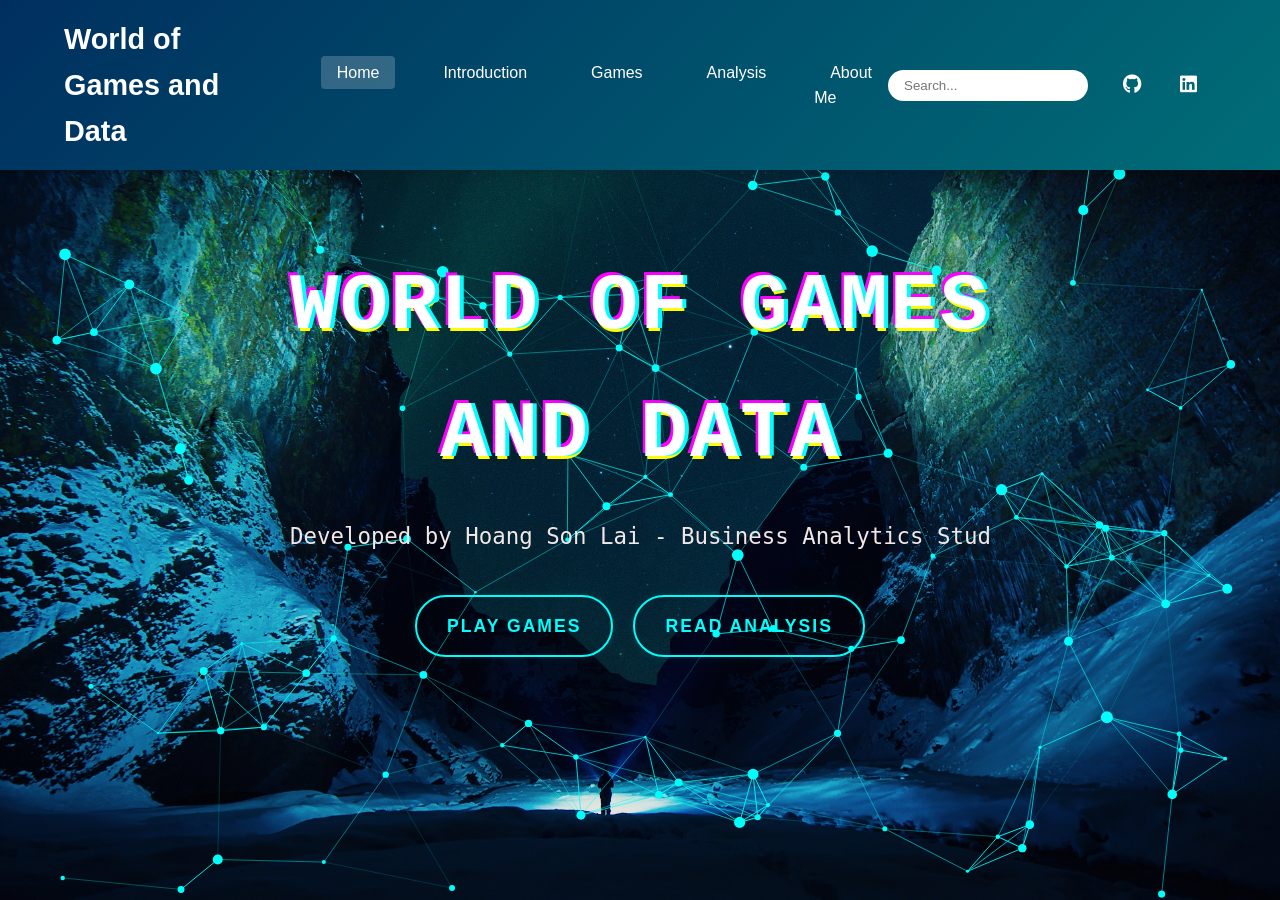
<file: index.html>
<!DOCTYPE html>
<html lang="en">
<head>
    <meta charset="UTF-8">
    <meta name="viewport" content="width=device-width, initial-scale=1.0">
    <title>Hoang Son Lai - Home</title>
    <link rel="stylesheet" href="css/style.css">
    <link rel="stylesheet" href="https://cdnjs.cloudflare.com/ajax/libs/font-awesome/6.4.0/css/all.min.css">
    
    <style>
        /* Global reset to prevent padding/borders from expanding widths */
        *, *::before, *::after {
            box-sizing: border-box;
        }

        /* Basic reset to ensure full screen and strictly prevent horizontal scrolling */
        body, html {
            margin: 0;
            padding: 0;
            width: 100%;
            max-width: 100vw; /* Strict width limitation */
            height: 100%;
            overflow: hidden; /* Prevents scrolling */
            background-color: #050505; 
        }
        
        /* Navbar positioned over the home section */
        .navbar {
            position: absolute;
            top: 0;
            left: 0;
            width: 100%;
            max-width: 100vw; /* Prevent navbar from pushing out */
            z-index: 100;
        }

        /* --- NEW HOME SECTION --- */
        #home {
            position: relative;
            width: 100%;
            height: 100vh;
            display: flex;
            align-items: center;
            justify-content: center;
            background: url('images/background.jpg') no-repeat center center;
            background-size: cover;
            overflow: hidden;
        }

        /* Overlay opacity reduced to make the background clearer */
        #home::before {
            content: '';
            position: absolute;
            top: 0;
            left: 0;
            width: 100%;
            height: 100%;
            background: rgba(0, 0, 0, 0.1); 
            z-index: 0;
        }

        /* Canvas for Particle Effect */
        #particles-canvas {
            position: absolute;
            top: 0;
            left: 0;
            width: 100%;
            height: 100%;
            z-index: 1;
        }

        /* Main content container */
        .home-content {
            position: relative;
            z-index: 2; 
            text-align: center;
            padding: 20px;
            width: 100%;
            max-width: 900px;
        }

        /* 1. Glitch Effect for Title */
        .neon-title {
            font-size: 5rem;
            font-weight: 800;
            text-transform: uppercase;
            position: relative;
            letter-spacing: 2px;
            font-family: 'Courier New', Courier, monospace;
            margin-bottom: 20px;
            text-shadow: 0.05em 0 0 #00fffc, -0.03em -0.04em 0 #fc00ff, 0.025em 0.04em 0 #fffc00;
            /* Starts immediately */
            animation: glitch 725ms infinite;
        }

        /* The Continuous Glitch Keyframes */
        @keyframes glitch {
            0% { text-shadow: 0.05em 0 0 #00fffc, -0.03em -0.04em 0 #fc00ff, 0.025em 0.04em 0 #fffc00; }
            15% { text-shadow: 0.05em 0 0 #00fffc, -0.03em -0.04em 0 #fc00ff, 0.025em 0.04em 0 #fffc00; }
            16% { text-shadow: -0.05em -0.025em 0 #00fffc, 0.025em 0.035em 0 #fc00ff, -0.05em -0.05em 0 #fffc00; }
            49% { text-shadow: -0.05em -0.025em 0 #00fffc, 0.025em 0.035em 0 #fc00ff, -0.05em -0.05em 0 #fffc00; }
            50% { text-shadow: 0.05em 0.035em 0 #00fffc, 0.03em 0 0 #fc00ff, 0 -0.04em 0 #fffc00; }
            99% { text-shadow: 0.05em 0.035em 0 #00fffc, 0.03em 0 0 #fc00ff, 0 -0.04em 0 #fffc00; }
            100% { text-shadow: -0.05em 0 0 #00fffc, -0.025em -0.04em 0 #fc00ff, -0.04em -0.025em 0 #fffc00; }
        }

        /* 2. Typing Effect for Subtitle */
        .home-subtitle {
            font-size: 1.4rem;
            color: #f2e7e7;
            margin-bottom: 40px;
            font-family: 'Consolas', monospace;
            border-right: 1.6px solid transparent; 
            white-space: nowrap;
            overflow: hidden;
            width: 0; 
            margin-left: auto;
            margin-right: auto;
            /* Starts immediately at 0s */
            animation: typing 4s steps(30, end) 0s forwards, 
                       blink-caret 0.75s step-end infinite;
        }

        @keyframes typing {
            from { width: 0; }
            to { width: 100%; }
        }

        @keyframes blink-caret {
            from, to { border-color: transparent; }
            50% { border-color: #00fffc; }
        }

        /* 3. Button Styles & Entrance Animation for the Button Container */
        .cta-container {
            display: flex;
            justify-content: center;
            gap: 20px; 
            margin-top: 40px;
            opacity: 0;
            transform: translateY(20px);
            /* Delay set to 1s so buttons appear 1 seconds after typing starts */
            animation: buttonEntrance 1s ease-out 1s forwards; 
        }

        @keyframes buttonEntrance {
            to {
                opacity: 1;
                transform: translateY(0);
            }
        }

        /* Cyberpunk Button Effect */
        .cta-button {
            position: relative;
            display: inline-block;
            padding: 15px 30px;
            color: #00fffc;
            text-transform: uppercase;
            text-decoration: none;
            font-size: 1.1rem;
            letter-spacing: 2px;
            border: 2px solid #00fffc;
            overflow: hidden;
            transition: 0.5s;
            background: transparent;
            font-weight: bold;
            box-shadow: 0 0 10px rgba(0, 255, 252, 0.1);
            text-align: center;
        }

        .cta-button:hover {
            color: #050801;
            background: #00fffc;
            box-shadow: 0 0 10px #00fffc, 0 0 40px #00fffc, 0 0 80px #00fffc;
            border-color: #00fffc;
        }

        /* Responsive adjustments */
        @media (max-width: 768px) {
            /* Fix overflow issues tightly on mobile */
            body, html { overflow-x: hidden; }
            .navbar { overflow-x: hidden; }
            
            /* Slightly reduced font size and forced word breaking to fit mobile width */
            .neon-title { 
                font-size: 2.2rem; 
                animation: glitch 725ms infinite; 
                word-wrap: break-word; 
            }
            .home-subtitle { 
                font-size: 0.9rem; 
                white-space: normal; 
                border-right: none; 
                width: 100%; 
                animation: none; 
                opacity: 0; 
                animation: simpleFade 2s 0s forwards; 
            }
            .cta-container { flex-direction: column; gap: 10px; animation-delay: 2s; } 
        }

        @keyframes simpleFade {
            to { opacity: 1; }
        }
    </style>
</head>
<body>
    <nav class="navbar">
        <div class="navbar-left">
            <a href="index.html" class="logo">World of Games and Data</a>
            <ul class="nav-links">
                <li><a href="index.html" class="active">Home</a></li>
                <li><a href="introduction.html">Introduction</a></li>
                <li><a href="games.html">Games</a></li>
                <li><a href="analysis.html">Analysis</a></li>
                <li><a href="about.html">About Me</a></li>
            </ul>
        </div>
        <div class="navbar-right">
            <div class="search-container">
                <input type="text" class="search-input" placeholder="Search...">
            </div>
            <ul class="nav-icons">
                <li><a href="https://github.com/laihoangson" target="_blank"><i class="fab fa-github"></i></a></li>
                <li><a href="https://www.linkedin.com/in/hoang-son-lai-92ab19282/" target="_blank"><i class="fab fa-linkedin"></i></a></li>
            </ul>
        </div>
    </nav>

    <section id="home">
        <canvas id="particles-canvas"></canvas>

        <div class="home-content">
            <h1 class="neon-title" data-text="World of Games and Data">World of Games and Data</h1>
            
            <p class="home-subtitle">Developed by Hoang Son Lai - Business Analytics Student</p>
            
            <div class="cta-container">
                <a href="games.html" class="cta-button">Play Games</a>
                <a href="analysis.html" class="cta-button">Read Analysis</a>
            </div>
        </div>
    </section>

    <script>
        const canvas = document.getElementById('particles-canvas');
        const ctx = canvas.getContext('2d');
        canvas.width = window.innerWidth;
        canvas.height = window.innerHeight;

        let particlesArray;

        // Particle class definition
        class Particle {
            constructor(x, y, directionX, directionY, size, color) {
                this.x = x;
                this.y = y;
                this.directionX = directionX;
                this.directionY = directionY;
                this.size = size;
                this.color = color;
            }
            // Method to draw individual particles
            draw() {
                ctx.beginPath();
                ctx.arc(this.x, this.y, this.size, 0, Math.PI * 2, false);
                ctx.fillStyle = '#00fffc'; 
                ctx.fill();
            }
            // Method to update particle position
            update() {
                // Check collision with screen edges to bounce back
                if (this.x > canvas.width || this.x < 0) {
                    this.directionX = -this.directionX;
                }
                if (this.y > canvas.height || this.y < 0) {
                    this.directionY = -this.directionY;
                }

                this.x += this.directionX;
                this.y += this.directionY;
                this.draw();
            }
        }

        // Initialize particle array
        function init() {
            particlesArray = [];
            let numberOfParticles = (canvas.height * canvas.width) / 9000;
            for (let i = 0; i < numberOfParticles; i++) {
                let size = (Math.random() * 5) + 1;
                let x = (Math.random() * ((innerWidth - size * 2) - (size * 2)) + size * 2);
                let y = (Math.random() * ((innerHeight - size * 2) - (size * 2)) + size * 2);
                let directionX = (Math.random() * 5) - 2.5;
                let directionY = (Math.random() * 5) - 2.5;
                let color = '#00fffc';

                particlesArray.push(new Particle(x, y, directionX, directionY, size, color));
            }
        }

        // Connect particles with lines if they are close enough
        function connect() {
            let opacityValue = 1;
            for (let a = 0; a < particlesArray.length; a++) {
                for (let b = a; b < particlesArray.length; b++) {
                    let distance = ((particlesArray[a].x - particlesArray[b].x) * (particlesArray[a].x - particlesArray[b].x))
                    + ((particlesArray[a].y - particlesArray[b].y) * (particlesArray[a].y - particlesArray[b].y));
                    if (distance < (canvas.width/7) * (canvas.height/7)) {
                        opacityValue = 1 - (distance/20000);
                        ctx.strokeStyle = 'rgba(0, 255, 252,' + opacityValue + ')'; 
                        ctx.lineWidth = 1;
                        ctx.beginPath();
                        ctx.moveTo(particlesArray[a].x, particlesArray[a].y);
                        ctx.lineTo(particlesArray[b].x, particlesArray[b].y);
                        ctx.stroke();
                    }
                }
            }
        }

        // Main animation loop
        function animate() {
            requestAnimationFrame(animate);
            ctx.clearRect(0, 0, innerWidth, innerHeight);
            for (let i = 0; i < particlesArray.length; i++) {
                particlesArray[i].update();
            }
            connect();
        }

        // Resize event listener to maintain full screen canvas
        window.addEventListener('resize', 
            function(){
                canvas.width = innerWidth;
                canvas.height = innerHeight;
                init();
            }
        );

        init();
        animate();
    </script>
    
    <script src="js/script.js"></script>
</body>
</html>
</file>
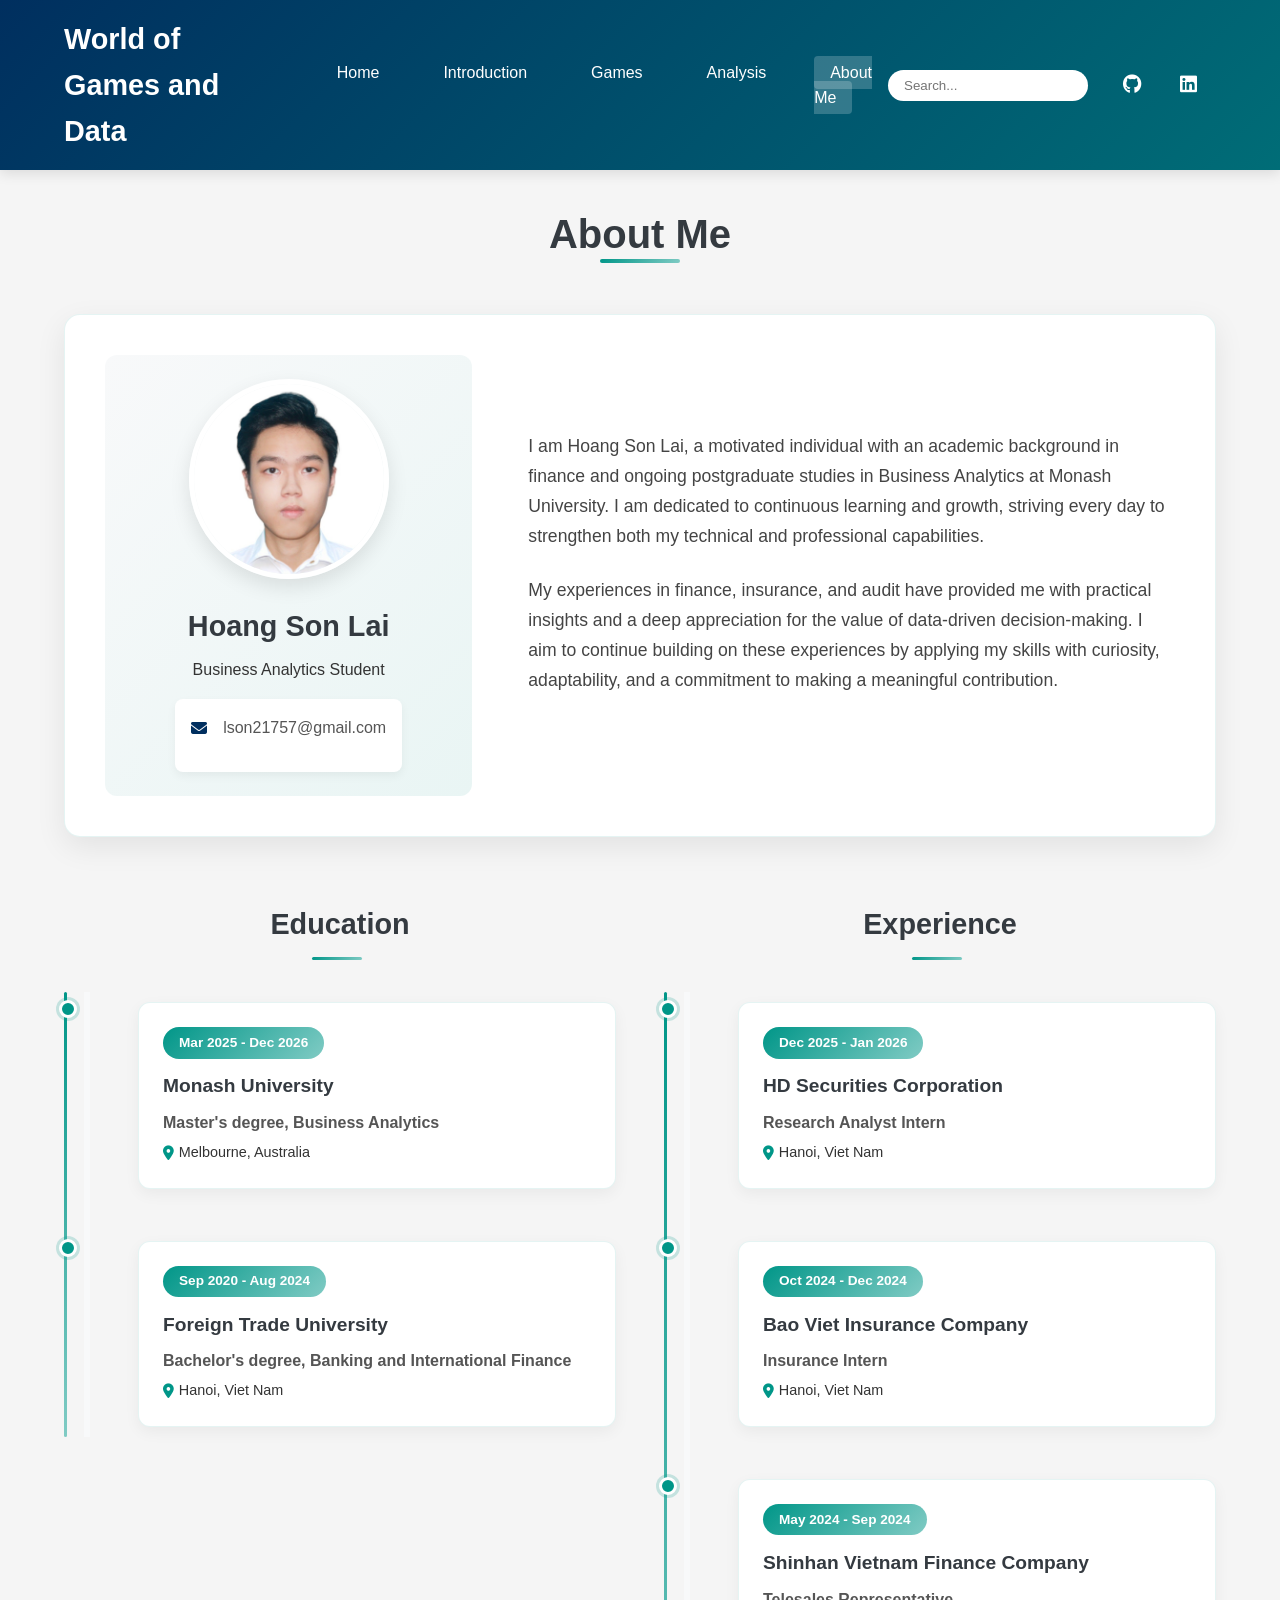
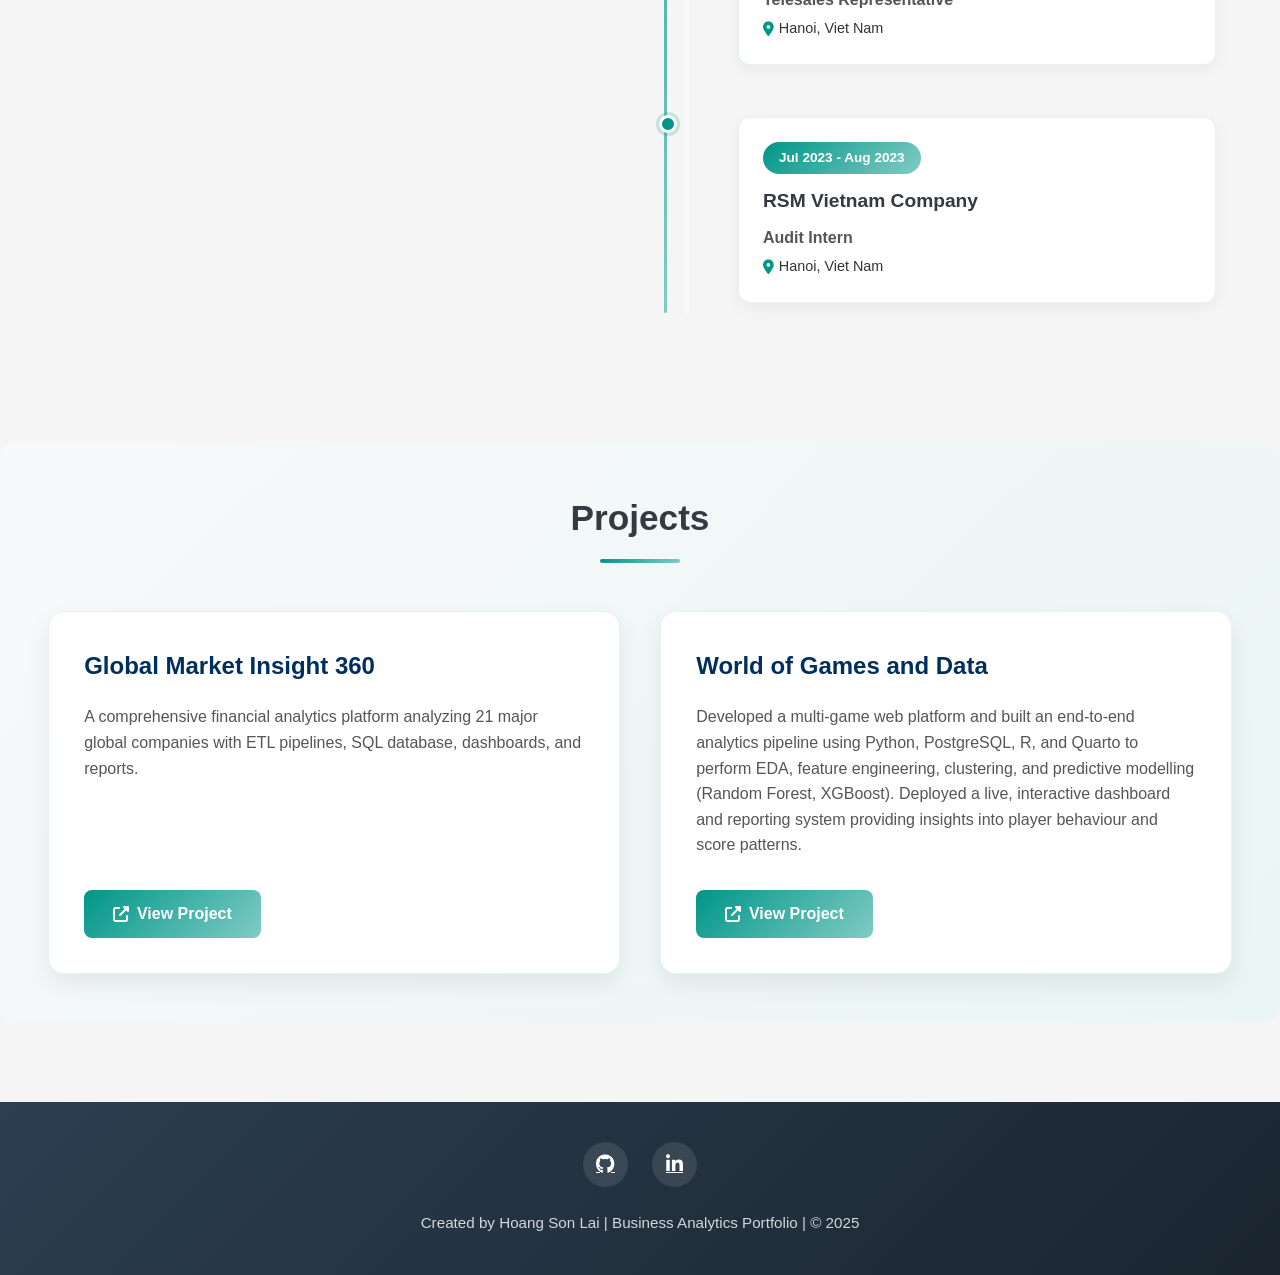
<file: about.html>
<!DOCTYPE html>
<html lang="en">
<head>
    <meta charset="UTF-8">
    <meta name="viewport" content="width=device-width, initial-scale=1.0">
    <title>About Me - Hoang Son Lai</title>
    <link rel="stylesheet" href="css/style.css">
    <link rel="stylesheet" href="https://cdnjs.cloudflare.com/ajax/libs/font-awesome/6.4.0/css/all.min.css">
    <style>
        /* CSS bổ sung để cải thiện giao diện */
        
        /* Tối ưu hóa layout chính */
        .content-section {
            max-width: 1200px;
            margin: 0 auto;
            padding: 2rem 1.5rem;
        }
        
        .section-title {
            text-align: center;
            font-size: 2.5rem;
            color: var(--dark-color);
            margin-bottom: 3rem;
            position: relative;
        }
        
        .section-title:after {
            content: '';
            display: block;
            width: 80px;
            height: 4px;
            background: linear-gradient(135deg, #009688, #80cbc4);
            margin: 0.8rem auto;
            border-radius: 2px;
        }
        
        /* Cải thiện profile section */
        .about-container {
            display: flex;
            flex-wrap: wrap;
            gap: 3rem;
            margin-bottom: 4rem;
            background: white;
            border-radius: 16px;
            padding: 2.5rem;
            box-shadow: 0 10px 30px rgba(0, 0, 0, 0.08);
            border: 1px solid rgba(0, 150, 136, 0.1);
        }
        
        .profile-section {
            flex: 1;
            min-width: 300px;
            display: flex;
            flex-direction: column;
            align-items: center;
            padding: 1.5rem;
            background: linear-gradient(135deg, #f8f9fa, #e9f5f4);
            border-radius: 12px;
        }
        
        .profile-image {
            width: 200px;
            height: 200px;
            border-radius: 50%;
            object-fit: cover;
            border: 5px solid white;
            box-shadow: 0 8px 20px rgba(0, 0, 0, 0.1);
            margin-bottom: 1.5rem;
        }
        
        .profile-info {
            text-align: center;
        }
        
        .profile-info h3 {
            font-size: 1.8rem;
            color: var(--dark-color);
            margin-bottom: 0.5rem;
        }
        
        .profile-info p {
            color: var(--gray-color);
            margin-bottom: 1rem;
        }
        
        .contact-info {
            background: white;
            padding: 1rem;
            border-radius: 8px;
            box-shadow: 0 4px 10px rgba(0, 0, 0, 0.05);
            margin-top: 1rem;
        }
        
        .contact-info p {
            display: flex;
            align-items: center;
            justify-content: center;
            gap: 0.5rem;
            color: #555;
        }
        
        .contact-info i {
            color: var(--primary-color);
        }
        
        .about-text {
            flex: 2;
            min-width: 300px;
            display: flex;
            flex-direction: column;
            justify-content: center;
            padding: 0.5rem;
        }
        
        .about-text p {
            font-size: 1.1rem;
            line-height: 1.7;
            color: #444;
            margin-bottom: 1.5rem;
        }
        
        /* Cải thiện timeline */
        .education-experience {
            display: grid;
            grid-template-columns: repeat(auto-fit, minmax(300px, 1fr));
            gap: 3rem;
            margin-bottom: 4rem;
        }
        
        .timeline-section h3 {
            font-size: 1.8rem;
            color: var(--dark-color);
            margin-bottom: 2rem;
            position: relative;
            padding-bottom: 0.8rem;
        }
        
        .timeline-section h3:after {
            content: '';
            position: absolute;
            left: 45%;
            bottom: 0;
            width: 50px;
            height: 3px;
            background: linear-gradient(135deg, #009688, #80cbc4);
            border-radius: 2px;
        }
        
        .timeline {
            position: relative;
            padding-left: 1.5rem;
        }
        
        .timeline:before {
            content: '';
            position: absolute;
            left: 0;
            top: 0;
            bottom: 0;
            width: 3px;
            background: linear-gradient(to bottom, #009688, #80cbc4);
            border-radius: 3px;
        }
        
        .timeline-item {
            position: relative;
            margin-bottom: 2rem;
        }
        
        .timeline-item:before {
            content: '';
            position: absolute;
            left: -1.8rem;
            top: 0.5rem;
            width: 12px;
            height: 12px;
            border-radius: 50%;
            background: #009688;
            border: 3px solid white;
            box-shadow: 0 0 0 3px rgba(0, 150, 136, 0.2);
            z-index: 1;
        }
        
        .timeline-content {
            background: white;
            border-radius: 12px;
            padding: 1.5rem;
            box-shadow: 0 5px 15px rgba(0, 0, 0, 0.05);
            border: 1px solid rgba(0, 150, 136, 0.1);
            transition: transform 0.3s ease, box-shadow 0.3s ease;
        }
        
        .timeline-content:hover {
            transform: translateY(-5px);
            box-shadow: 0 10px 25px rgba(0, 0, 0, 0.1);
        }
        
        .timeline-date {
            display: inline-block;
            background: linear-gradient(135deg, #009688, #80cbc4);
            color: white;
            padding: 0.3rem 1rem;
            border-radius: 20px;
            font-size: 0.85rem;
            font-weight: 600;
            margin-bottom: 0.8rem;
        }
        
        .timeline-title {
            font-size: 1.2rem;
            color: var(--dark-color);
            margin-bottom: 0.5rem;
        }
        
        .timeline-subtitle {
            color: #555;
            font-weight: 600;
            margin-bottom: 0.3rem;
        }
        
        .timeline-location {
            color: var(--gray-color);
            font-size: 0.9rem;
            display: flex;
            align-items: center;
            gap: 0.3rem;
        }
        
        .timeline-location:before {
            content: '\f3c5';
            font-family: 'Font Awesome 6 Free';
            font-weight: 900;
            color: #009688;
        }
        
        /* Cải thiện projects section */
        .projects-section {
            background: linear-gradient(135deg, #f8f9fa, #e9f5f4);
            border-radius: 16px;
            padding: 3rem;
            margin-top: 0.001rem;
        }
        
        .projects-section h2 {
            text-align: center;
            margin-bottom: 3rem;
            font-size: 2.2rem;
            color: var(--dark-color);
            position: relative;
        }
        
        .projects-section h2:after {
            content: '';
            display: block;
            width: 80px;
            height: 4px;
            background: linear-gradient(135deg, #009688, #80cbc4);
            margin: 0.8rem auto;
            border-radius: 2px;
        }
        
        .projects-grid {
            display: grid;
            grid-template-columns: repeat(auto-fit, minmax(350px, 1fr));
            gap: 2.5rem;
            margin-top: 2rem;
        }
        
        .project-card {
            background: white;
            border-radius: 16px;
            padding: 2.2rem;
            box-shadow: 0 10px 25px rgba(0, 0, 0, 0.07);
            border: 1px solid rgba(0, 150, 136, 0.1);
            transition: transform 0.3s ease, box-shadow 0.3s ease;
            display: flex;
            flex-direction: column;
            height: 100%;
        }
        
        .project-card:hover {
            transform: translateY(-10px);
            box-shadow: 0 15px 35px rgba(0, 0, 0, 0.1);
        }
        
        .project-card h3 {
            color: var(--primary-color);
            margin-bottom: 1.2rem;
            font-size: 1.5rem;
        }
        
        .project-card p {
            color: #555;
            line-height: 1.6;
            margin-bottom: 1rem;
            flex-grow: 1;
        }
        
        .project-card .btn {
            background: linear-gradient(135deg, #009688, #80cbc4);
            color: white;
            border: none;
            padding: 0.7rem 1.8rem;
            text-decoration: none;
            display: inline-flex;
            align-items: center;
            justify-content: center;
            gap: 0.5rem;
            border-radius: 8px;
            font-weight: 600;
            transition: all 0.3s ease;
            align-self: flex-start;
            margin-top: 1rem;
        }
        
        .project-card .btn:hover {
            background: linear-gradient(135deg, #008577, #4db6ac);
            transform: translateY(-2px);
            box-shadow: 0 5px 15px rgba(0, 150, 136, 0.3);
        }
        
        /* Responsive improvements */
        @media (max-width: 768px) {
            .about-container {
                flex-direction: column;
                padding: 1.5rem;
            }
            
            .profile-section {
                width: 100%;
            }
            
            .education-experience {
                grid-template-columns: 1fr;
            }
            
            .projects-grid {
                grid-template-columns: 1fr;
            }
            
            .projects-section {
                padding: 2rem 1.5rem;
            }
            
            .section-title {
                font-size: 2rem;
            }
        }
        
        /* Animation cho các phần tử */
        .about-container, .timeline-item, .project-card {
            animation: fadeInUp 0.6s ease-out;
        }
        
        @keyframes fadeInUp {
            from {
                opacity: 0;
                transform: translateY(20px);
            }
            to {
                opacity: 1;
                transform: translateY(0);
            }
        }
        
        /* Style cho footer */
        .footer {
            margin-top: 5rem;
            background: linear-gradient(135deg, #2c3e50, #1a252f);
            color: white;
            padding: 2.5rem 0;
            text-align: center;
        }
        
        .social-links {
            display: flex;
            justify-content: center;
            gap: 1.5rem;
            margin-bottom: 1.5rem;
        }
        
        .social-icon {
            display: inline-flex;
            align-items: center;
            justify-content: center;
            width: 45px;
            height: 45px;
            background: rgba(255, 255, 255, 0.1);
            border-radius: 50%;
            color: white;
            font-size: 1.2rem;
            transition: all 0.3s ease;
        }
        
        .social-icon:hover {
            background: #009688;
            transform: translateY(-3px);
        }
        
        .credit {
            font-size: 0.95rem;
            opacity: 0.8;
        }
    </style>
</head>
<body>
    <!-- Navbar -->
    <nav class="navbar">
        <div class="navbar-left">
            <a href="index.html" class="logo">World of Games and Data</a>
            <ul class="nav-links">
                <li><a href="index.html">Home</a></li>
                <li><a href="introduction.html">Introduction</a></li>
                <li><a href="games.html">Games</a></li>
                <li><a href="analysis.html">Analysis</a></li>
                <li><a href="about.html" class="active">About Me</a></li>
            </ul>
        </div>
        <div class="navbar-right">
            <div class="search-container">
                <input type="text" class="search-input" placeholder="Search...">
            </div>
                <ul class="nav-icons">
                    <li><a href="https://github.com/laihoangson" target="_blank">
                        <i class="fab fa-github"></i>
                    </a></li>

                    <li><a href="https://www.linkedin.com/in/hoang-son-lai-92ab19282/" target="_blank">
                        <i class="fab fa-linkedin"></i>
                    </a></li>
                </ul>
        </div>
    </nav>

    <!-- About Me Content -->
    <section class="content-section">
        <h2 class="section-title">About Me</h2>
        
        <div class="about-container">
            <div class="profile-section">
                <img src="images/profile.jpg" alt="Hoang Son Lai" class="profile-image">
                <div class="profile-info">
                    <h3>Hoang Son Lai</h3>
                    <p>Business Analytics Student</p>
                    <div class="contact-info">
                        <p><i class="fas fa-envelope"></i> lson21757@gmail.com</p>
                    </div>
                </div>
            </div>

            <div class="about-text">
                <p>
                    I am Hoang Son Lai, a motivated individual with an academic background in finance and ongoing postgraduate studies in Business Analytics at Monash University. I am dedicated to continuous learning and growth, striving every day to strengthen both my technical and professional capabilities.
                </p>
                <p>
                    My experiences in finance, insurance, and audit have provided me with practical insights and a deep appreciation for the value of data-driven decision-making. I aim to continue building on these experiences by applying my skills with curiosity, adaptability, and a commitment to making a meaningful contribution.
                </p>
            </div>
        </div>

        <div class="education-experience">
            <div class="timeline-section">
                <h3>Education</h3>
                <div class="timeline">
                    <div class="timeline-item">
                        <div class="timeline-content">
                            <div class="timeline-date">Mar 2025 - Dec 2026</div>
                            <h4 class="timeline-title">Monash University</h4>
                            <p class="timeline-subtitle">Master's degree, Business Analytics</p>
                            <p class="timeline-location">Melbourne, Australia</p>
                        </div>
                    </div>
                    <div class="timeline-item">
                        <div class="timeline-content">
                            <div class="timeline-date">Sep 2020 - Aug 2024</div>
                            <h4 class="timeline-title">Foreign Trade University</h4>
                            <p class="timeline-subtitle">Bachelor's degree, Banking and International Finance</p>
                            <p class="timeline-location">Hanoi, Viet Nam</p>
                        </div>
                    </div>
                </div>
            </div>

            <div class="timeline-section">
                <h3>Experience</h3>
                <div class="timeline">
                    <div class="timeline-item">
                        <div class="timeline-content">
                            <div class="timeline-date">Dec 2025 - Jan 2026</div>
                            <h4 class="timeline-title">HD Securities Corporation</h4>
                            <p class="timeline-subtitle">Research Analyst Intern</p>
                            <p class="timeline-location">Hanoi, Viet Nam</p>
                        </div>
                    </div>
                    <div class="timeline-item">
                        <div class="timeline-content">
                            <div class="timeline-date">Oct 2024 - Dec 2024</div>
                            <h4 class="timeline-title">Bao Viet Insurance Company</h4>
                            <p class="timeline-subtitle">Insurance Intern</p>
                            <p class="timeline-location">Hanoi, Viet Nam</p>
                        </div>
                    </div>
                    <div class="timeline-item">
                        <div class="timeline-content">
                            <div class="timeline-date">May 2024 - Sep 2024</div>
                            <h4 class="timeline-title">Shinhan Vietnam Finance Company</h4>
                            <p class="timeline-subtitle">Telesales Representative</p>
                            <p class="timeline-location">Hanoi, Viet Nam</p>
                        </div>
                    </div>
                    <div class="timeline-item">
                        <div class="timeline-content">
                            <div class="timeline-date">Jul 2023 - Aug 2023</div>
                            <h4 class="timeline-title">RSM Vietnam Company</h4>
                            <p class="timeline-subtitle">Audit Intern</p>
                            <p class="timeline-location">Hanoi, Viet Nam</p>
                        </div>
                    </div>
                </div>
            </div>
        </div>
    </section>

        <section class="projects-section">
            <h2>Projects</h2>
            
            <div class="projects-grid">
                <div class="project-card">
                    <h3>Global Market Insight 360</h3>
                    <p>A comprehensive financial analytics platform analyzing 21 major global companies with ETL pipelines, SQL database, dashboards, and reports.</p>
                    <a href="https://laihoangson.github.io/financial-analytic/" target="_blank" class="btn">
                        <i class="fas fa-external-link-alt"></i> View Project
                    </a>
                </div>
                
                <div class="project-card">
                    <h3>World of Games and Data</h3>
                    <p>Developed a multi-game web platform and built an end-to-end analytics pipeline using Python, PostgreSQL, R, and Quarto to perform EDA, feature engineering, clustering, and predictive modelling (Random Forest, XGBoost). Deployed a live, interactive dashboard and reporting system providing insights into player behaviour and score patterns.</p>
                    <a href="https://laihoangson.github.io/world-of-games-and-data-2/" target="_blank" class="btn">
                        <i class="fas fa-external-link-alt"></i> View Project
                    </a>
                </div>
            </div>
        </section>

            <footer class="footer"> 
            <div class="social-links">
                <a href="https://github.com/laihoangson" class="social-icon" target="_blank" aria-label="GitHub">
                    <i class="fab fa-github"></i>
                </a>
                <a href="https://www.linkedin.com/in/hoang-son-lai-92ab19282/" class="social-icon" target="_blank" aria-label="LinkedIn">
                    <i class="fab fa-linkedin-in"></i>
                </a>
            </div>
            
            <div class="credit">
                Created by Hoang Son Lai | Business Analytics Portfolio | © 2025
            </div>
        </div>
    </footer>

    <script src="js/script.js"></script>
</body>
</html>
</file>
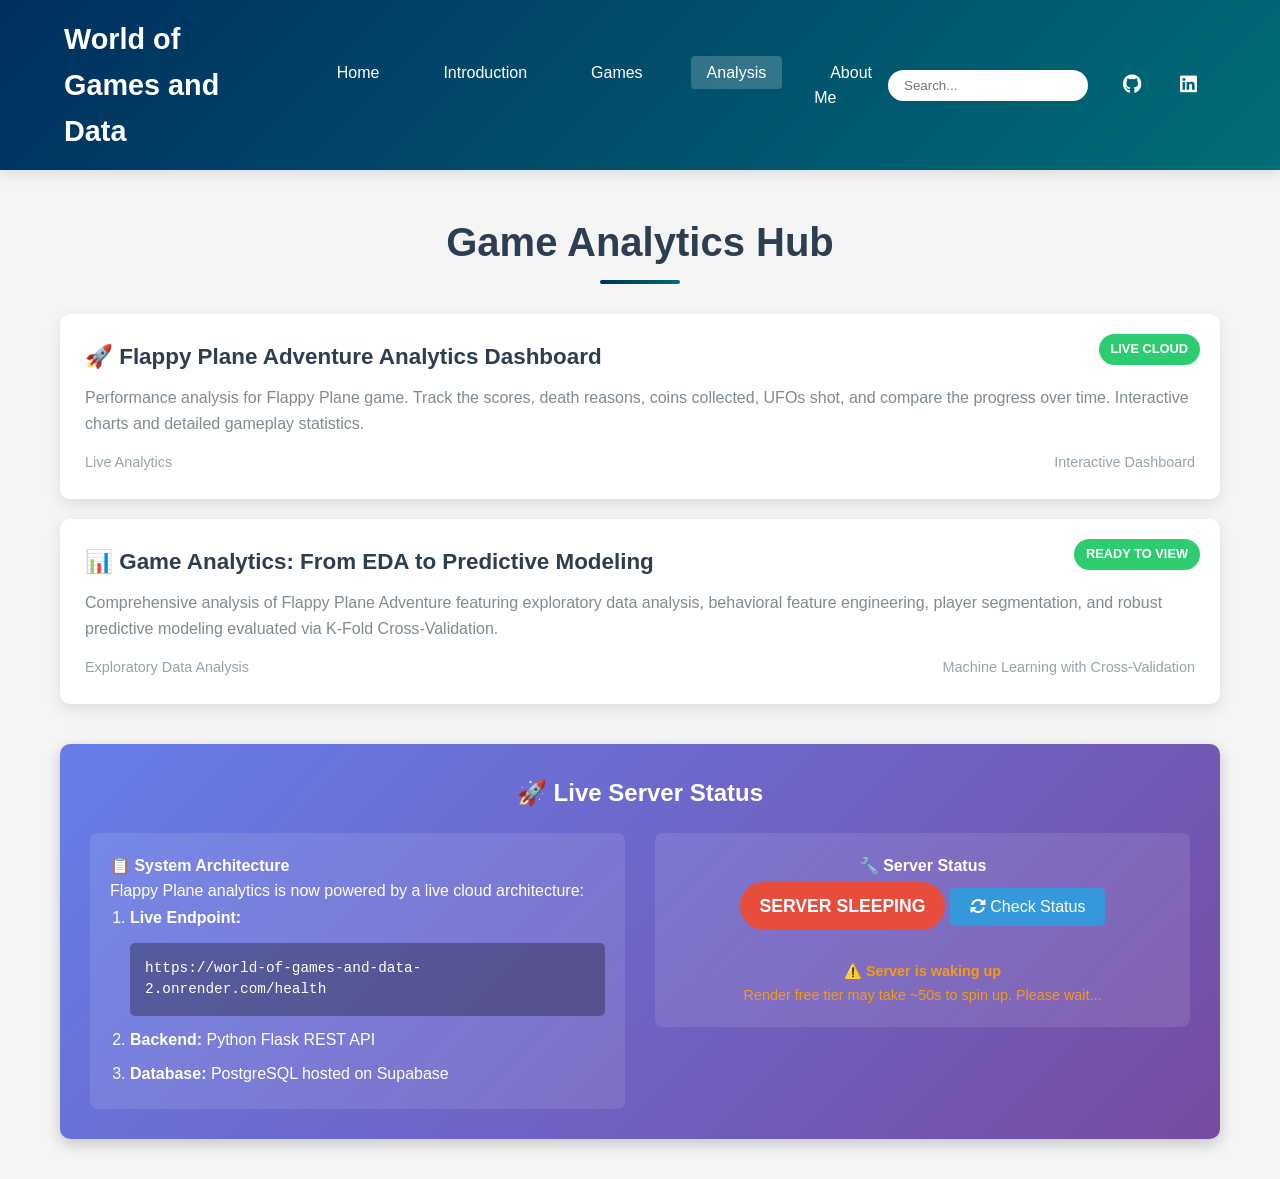
<file: analysis.html>
<!DOCTYPE html>
<html lang="en">
<head>
    <meta charset="UTF-8">
    <meta name="viewport" content="width=device-width, initial-scale=1.0">
    <title>Game Analytics Hub</title>
    <link rel="stylesheet" href="css/style.css">
    <link rel="stylesheet" href="https://cdnjs.cloudflare.com/ajax/libs/font-awesome/6.4.0/css/all.min.css">
    <style>
        /* =========================================
           PHẦN CSS GỐC (GIỮ NGUYÊN)
           ========================================= */
        .analytics-listing {
            display: grid;
            gap: 20px;
            margin-top: 30px;
        }
        
        .analytics-card {
            background: white;
            padding: 25px;
            border-radius: 10px;
            box-shadow: 0 5px 15px rgba(0, 0, 0, 0.1);
            transition: transform 0.3s ease;
            text-decoration: none;
            color: inherit;
            display: block;
            position: relative;
        }
        
        .analytics-card:hover {
            transform: translateY(-5px);
            box-shadow: 0 10px 25px rgba(0, 0, 0, 0.15);
        }
        
        .analytics-card h3 {
            color: #2c3e50;
            margin-bottom: 10px;
            font-size: 1.4em;
        }
        
        .analytics-card p {
            color: #7f8c8d;
            line-height: 1.6;
        }
        
        .card-meta {
            display: flex;
            justify-content: space-between;
            margin-top: 15px;
            font-size: 0.9em;
            color: #95a5a6;
        }

        .content-section {
            max-width: 1200px;
            margin: 0 auto;
            padding: 40px 20px;
        }

        .section-title {
            text-align: center;
            font-size: 2.5em;
            margin-bottom: 40px;
            color: #2c3e50;
        }

        /* Setup Instructions - Gộp với Server Status */
        .server-setup-container {
            background: linear-gradient(135deg, #667eea 0%, #764ba2 100%);
            color: white;
            padding: 30px;
            border-radius: 10px;
            margin-top: 40px;
            box-shadow: 0 5px 15px rgba(0, 0, 0, 0.2);
        }

        .server-setup-container h3 {
            margin-bottom: 20px;
            font-size: 1.5em;
            text-align: center;
        }

        .setup-content {
            display: grid;
            grid-template-columns: 1fr 1fr;
            gap: 30px;
            align-items: start;
        }

        .setup-instructions {
            background: rgba(255, 255, 255, 0.1);
            padding: 20px;
            border-radius: 8px;
        }

        .setup-instructions ol {
            margin-left: 20px;
            line-height: 1.8;
        }

        .setup-instructions code {
            background: rgba(255, 255, 255, 0.2);
            padding: 2px 8px;
            border-radius: 4px;
            font-family: 'Courier New', monospace;
        }

        .server-status {
            background: rgba(255, 255, 255, 0.1);
            padding: 20px;
            border-radius: 8px;
            text-align: center;
        }

        .status-indicator {
            padding: 10px 20px;
            border-radius: 25px;
            font-size: 1.1em;
            font-weight: bold;
            margin-bottom: 15px;
            display: inline-block;
        }

        .status-live {
            background: #2ecc71;
            color: white;
        }

        .status-offline {
            background: #e74c3c;
            color: white;
        }

        .status-setup {
            background: #f39c12;
            color: white;
        }

        .server-commands {
            background: rgba(0, 0, 0, 0.3);
            color: white;
            padding: 15px;
            border-radius: 5px;
            margin: 10px 0;
            font-family: 'Courier New', monospace;
            font-size: 0.9em;
            line-height: 1.5;
            word-wrap: break-word;
        }

        .check-status-btn {
            background: #3498db;
            color: white;
            border: none;
            padding: 10px 20px;
            border-radius: 5px;
            cursor: pointer;
            font-size: 1em;
            margin-top: 10px;
            transition: background 0.3s ease;
        }

        .check-status-btn:hover {
            background: #2980b9;
        }

        .status-details {
            margin-top: 15px;
            font-size: 0.9em;
        }

        .important-note {
            background: #e74c3c;
            padding: 12px 15px;
            border-radius: 5px;
            margin-top: 20px;
            font-weight: bold;
            text-align: center;
        }

        @media (max-width: 768px) {
            .setup-content {
                grid-template-columns: 1fr;
            }
        }

        .status-indicator-small {
            position: absolute;
            top: 20px;
            right: 20px;
            padding: 5px 12px;
            border-radius: 20px;
            font-size: 0.8em;
            font-weight: bold;
        }

        /* =========================================
           PHẦN CSS ANIMATION (MỚI THÊM)
           ========================================= */

        @keyframes slideInUpFade {
            from {
                opacity: 0;
                transform: translateY(30px);
            }
            to {
                opacity: 1;
                transform: translateY(0);
            }
        }

        .section-title {
            opacity: 0;
            animation: slideInUpFade 0.7s ease-out forwards;
            animation-delay: 0.1s;
        }

        .analytics-card {
            opacity: 0;
            animation: slideInUpFade 0.7s ease-out forwards;
        }
        
        .analytics-card:nth-child(1) { animation-delay: 0.3s; }
        .analytics-card:nth-child(2) { animation-delay: 0.5s; }

        .server-setup-container {
            opacity: 0;
            animation: slideInUpFade 0.7s ease-out forwards;
            animation-delay: 0.7s;
        }

    </style>
</head>
<body>
    <nav class="navbar">
        <div class="navbar-left">
            <a href="index.html" class="logo">World of Games and Data</a>
            <ul class="nav-links">
                <li><a href="index.html">Home</a></li>
                <li><a href="introduction.html">Introduction</a></li>
                <li><a href="games.html">Games</a></li>
                <li><a href="analysis.html" class="active">Analysis</a></li>
                <li><a href="about.html">About Me</a></li>
            </ul>
        </div>
        <div class="navbar-right">
            <div class="search-container">
                <input type="text" class="search-input" placeholder="Search...">
            </div>
                <ul class="nav-icons">
                    <li><a href="https://github.com/laihoangson" target="_blank">
                        <i class="fab fa-github"></i>
                    </a></li>

                    <li><a href="https://www.linkedin.com/in/hoang-son-lai-92ab19282/" target="_blank">
                        <i class="fab fa-linkedin"></i>
                    </a></li>
                </ul>
        </div>
    </nav>

    <section class="content-section">
        <h2 class="section-title">Game Analytics Hub</h2>
        
        <div class="analytics-listing">
            <a href="analytics/analysis_plane.html" class="analytics-card">
                <span class="status-indicator-small status-live">LIVE CLOUD</span>
                <h3>🚀 Flappy Plane Adventure Analytics Dashboard</h3>
                <p>Performance analysis for Flappy Plane game. Track the scores, death reasons, coins collected, UFOs shot, and compare the progress over time. Interactive charts and detailed gameplay statistics.</p>
                <div class="card-meta">
                    <span>Live Analytics</span>
                    <span>Interactive Dashboard</span>
                </div>
            </a>

            <a href="quarto_analysis/game_analytics.html" class="analytics-card">
                <span class="status-indicator-small status-live">READY TO VIEW</span>
                <h3>📊 Game Analytics: From EDA to Predictive Modeling</h3>
                <p>Comprehensive analysis of Flappy Plane Adventure featuring exploratory data analysis, behavioral feature engineering, player segmentation, and robust predictive modeling evaluated via K-Fold Cross-Validation.</p>
                <div class="card-meta">
                    <span>Exploratory Data Analysis</span>
                    <span>Machine Learning with Cross-Validation</span>
                </div>
            </a>
        </div>

        <div class="server-setup-container">
            <h3>🚀 Live Server Status</h3>
            <div class="setup-content">
                <div class="setup-instructions">
                    <h4>📋 System Architecture</h4>
                    <p>Flappy Plane analytics is now powered by a live cloud architecture:</p>
                    <ol>
                        <li><strong>Live Endpoint:</strong>
                            <div class="server-commands">
                                https://world-of-games-and-data-2.onrender.com/health
                            </div>
                        </li>
                        <li><strong>Backend:</strong> Python Flask REST API</li>
                        <li style="margin-top: 5px;"><strong>Database:</strong> PostgreSQL hosted on Supabase</li>
                    </ol>
                </div>

                <div class="server-status">
                    <h4>🔧 Server Status</h4>
                    <div class="status-indicator" id="serverStatusIndicator">CHECKING...</div>
                    <button class="check-status-btn" onclick="checkServerStatus()">
                        <i class="fas fa-sync-alt"></i> Check Status
                    </button>
                    <div class="status-details" id="statusDetails">
                        Checking server connectivity...
                    </div>
                </div>
            </div>
        </div>
    </section>

    <script src="js/script.js"></script>
    <script>
        // Check server status
        async function checkServerStatus() {
            const statusIndicator = document.getElementById('serverStatusIndicator');
            const statusDetails = document.getElementById('statusDetails');
            const checkBtn = document.querySelector('.check-status-btn');
            
            statusDetails.textContent = 'Checking server status...';
            statusIndicator.className = 'status-indicator status-setup';
            statusIndicator.textContent = 'CHECKING...';
            checkBtn.disabled = true;
            checkBtn.innerHTML = '<i class="fas fa-spinner fa-spin"></i> Checking...';
            
            try {
                // Try to fetch from health endpoint on Render
                const response = await fetch('https://world-of-games-and-data-2.onrender.com/health');
                if (response.ok) {
                    const data = await response.json();
                    statusIndicator.className = 'status-indicator status-live';
                    statusIndicator.textContent = 'SERVER ONLINE';
                    statusDetails.innerHTML = '✅ <strong>Server is running!</strong><br>Flappy Plane Analytics is connected to the cloud.';
                    statusDetails.style.color = '#2ecc71';
                } else {
                    throw new Error('Server responded with error');
                }
            } catch (error) {
                statusIndicator.className = 'status-indicator status-offline';
                statusIndicator.textContent = 'SERVER SLEEPING';
                statusDetails.innerHTML = '⚠️ <strong>Server is waking up</strong><br>Render free tier may take ~50s to spin up. Please wait...';
                statusDetails.style.color = '#f39c12';
            } finally {
                checkBtn.disabled = false;
                checkBtn.innerHTML = '<i class="fas fa-sync-alt"></i> Check Status';
            }
        }

        // Check status when page loads
        document.addEventListener('DOMContentLoaded', function() {
            setTimeout(checkServerStatus, 1000);
        });

        // Add warning for Flappy Plane analytics link
        document.addEventListener('DOMContentLoaded', function() {
            const planeAnalyticsLink = document.querySelector('a[href="analytics/analysis_plane.html"]');
            
            planeAnalyticsLink.addEventListener('click', function(e) {
                // Quick check if server is awake
                fetch('https://world-of-games-and-data-2.onrender.com/health')
                    .then(response => {
                        if (!response.ok) {
                            throw new Error('Server not responding properly');
                        }
                    })
                    .catch(() => {
                        // Server asleep or offline, show warning but still allow navigation
                        const proceed = confirm(
                            '⏳ Analytics Server is Waking Up\n\n' +
                            'Since this project uses Render\'s free tier, the server goes to sleep after 15 minutes of inactivity.\n\n' +
                            'It may take about 50 seconds to spin back up.\n\n' +
                            'Click OK to proceed to the dashboard. The data will load automatically once the server is fully awake.'
                        );
                        
                        if (!proceed) {
                            e.preventDefault();
                        }
                    });
            });
        });

        // Auto-refresh status every 30 seconds
        setInterval(checkServerStatus, 30000);
    </script>
</body>
</html>
</file>
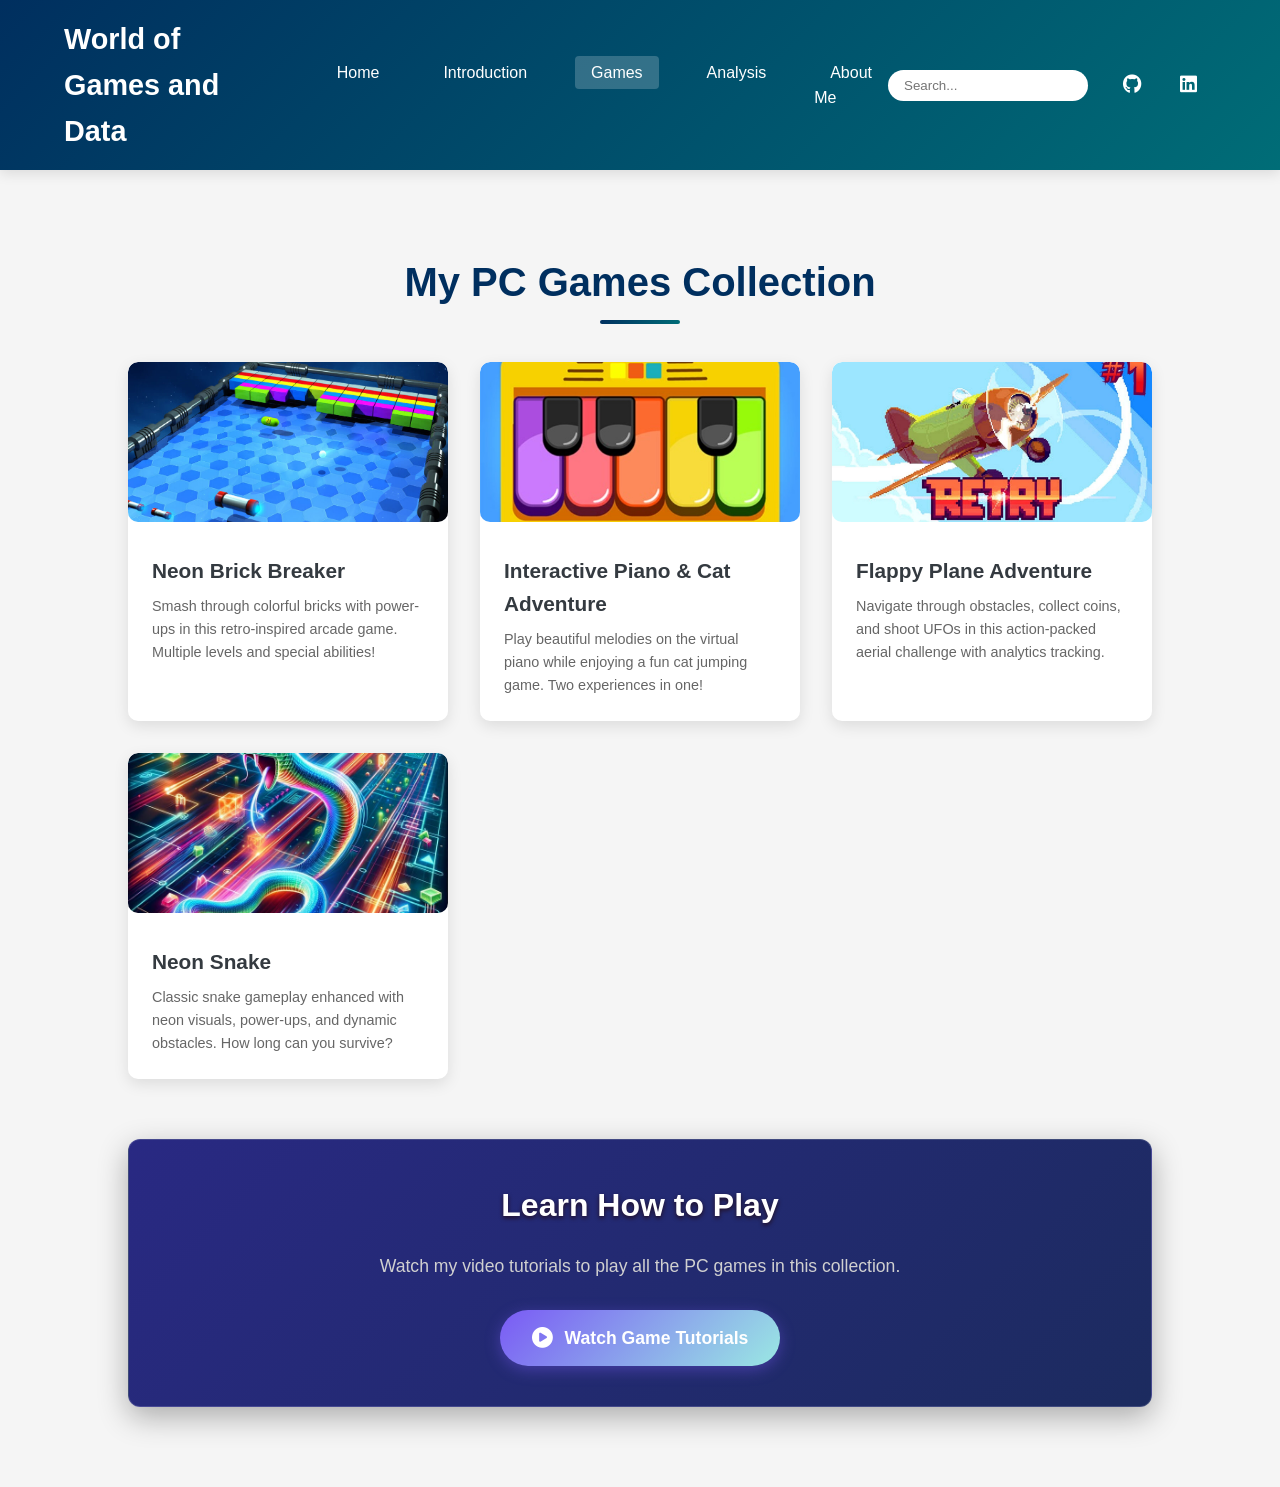
<file: games.html>
<!DOCTYPE html>
<html lang="en">
<head>
    <meta charset="UTF-8">
    <meta name="viewport" content="width=device-width, initial-scale=1.0">
    <title>Games - Hoang Son Lai</title>
    <link rel="stylesheet" href="css/style.css">
    <link rel="stylesheet" href="https://cdnjs.cloudflare.com/ajax/libs/font-awesome/6.4.0/css/all.min.css">
     <style>
        /* =========================================
           PHẦN CSS GỐC CỦA BẠN (GIỮ NGUYÊN)
           ========================================= */
        .tutorial-section {
            margin-top: 60px;
            padding: 40px 20px;
            background: linear-gradient(135deg, #292983 0%, #1c2b5f 100%);
            border-radius: 12px;
            box-shadow: 0 10px 30px rgba(0, 0, 0, 0.3);
            text-align: center;
            border: 1px solid rgba(255, 255, 255, 0.15);
        }
        
        .tutorial-title {
            font-size: 2rem;
            color: #fff;
            margin-bottom: 20px;
            font-weight: 600;
            text-shadow: 0 2px 4px rgba(35, 7, 7, 0.766);
        }
        
        .tutorial-description {
            font-size: 1.1rem;
            color: #d0d0d0;
            margin-bottom: 30px;
            max-width: 700px;
            margin-left: auto;
            margin-right: auto;
            line-height: 1.6;
        }
        
        .tutorial-button {
            display: inline-flex;
            align-items: center;
            gap: 12px;
            padding: 14px 32px;
            background: linear-gradient(135deg, #7a5af5 0%, #9ae8e3 100%);
            color: white;
            text-decoration: none;
            border-radius: 50px;
            font-weight: 600;
            font-size: 1.1rem;
            transition: all 0.3s ease;
            box-shadow: 0 4px 15px rgba(122, 90, 245, 0.4);
        }
        
        .tutorial-button:hover {
            transform: translateY(-3px);
            box-shadow: 0 6px 20px rgba(122, 90, 245, 0.6);
            background: linear-gradient(135deg, #8b6cf7 0%, #a8f0eb 100%);
        }
        
        .tutorial-button i {
            font-size: 1.3rem;
        }
        
        @media (max-width: 768px) {
            .tutorial-section {
                padding: 30px 15px;
            }
            
            .tutorial-title {
                font-size: 1.7rem;
            }
            
            .tutorial-description {
                font-size: 1rem;
            }
        }

        /* =========================================
           PHẦN CSS HIỆU ỨNG ANIMATION (MỚI THÊM)
           ========================================= */

        /* 1. Định nghĩa chuyển động: Trượt từ dưới lên và hiện dần */
        @keyframes fadeInUpSmooth {
            from {
                opacity: 0;
                transform: translateY(40px); /* Bắt đầu thấp hơn vị trí gốc 40px */
            }
            to {
                opacity: 1;
                transform: translateY(0); /* Về vị trí gốc */
            }
        }

        /* 2. Áp dụng cho Tiêu đề (Hiện đầu tiên) */
        .section-title {
            opacity: 0; /* Ẩn mặc định để chờ animation */
            animation: fadeInUpSmooth 0.8s cubic-bezier(0.25, 0.46, 0.45, 0.94) forwards;
        }

        /* 3. Áp dụng cho các thẻ Game (Hiện lần lượt) */
        .game-card {
            opacity: 0; /* Ẩn mặc định */
            animation: fadeInUpSmooth 0.8s cubic-bezier(0.25, 0.46, 0.45, 0.94) forwards;
            /* Thêm hiệu ứng hover nhẹ nhàng cho thẻ game (Optional - làm mượt hơn) */
            transition: transform 0.3s ease, box-shadow 0.3s ease !important; 
        }

        /* Delay (độ trễ) cho từng thẻ game để tạo hiệu ứng xuất hiện lần lượt */
        .game-card:nth-child(1) { animation-delay: 0.2s; } /* Thẻ 1 hiện sau tiêu đề 0.2s */
        .game-card:nth-child(2) { animation-delay: 0.4s; } /* Thẻ 2 hiện sau 0.4s */
        .game-card:nth-child(3) { animation-delay: 0.6s; } /* Thẻ 3 hiện sau 0.6s */
        .game-card:nth-child(4) { animation-delay: 0.8s; } /* Thẻ 4 hiện sau 0.8s */

        /* 4. Áp dụng cho phần Tutorial (Hiện cuối cùng) */
        .tutorial-section {
            opacity: 0; /* Ẩn mặc định */
            animation: fadeInUpSmooth 0.8s cubic-bezier(0.25, 0.46, 0.45, 0.94) forwards;
            animation-delay: 1.0s; /* Hiện sau khi các thẻ game đã ra hết */
        }

    </style>
</head>
<body>
    <nav class="navbar">
        <div class="navbar-left">
            <a href="index.html" class="logo">World of Games and Data</a>
            <ul class="nav-links">
                <li><a href="index.html">Home</a></li>
                <li><a href="introduction.html">Introduction</a></li>
                <li><a href="games.html" class="active">Games</a></li>
                <li><a href="analysis.html">Analysis</a></li>
                <li><a href="about.html">About Me</a></li>
            </ul>
        </div>
        <div class="navbar-right">
            <div class="search-container">
                <input type="text" class="search-input" placeholder="Search...">
            </div>
                <ul class="nav-icons">
                    <li><a href="https://github.com/laihoangson" target="_blank">
                        <i class="fab fa-github"></i>
                    </a></li>

                    <li><a href="https://www.linkedin.com/in/hoang-son-lai-92ab19282/" target="_blank">
                        <i class="fab fa-linkedin"></i>
                    </a></li>
                </ul>
        </div>
    </nav>

    <section class="content-section">
        <h2 class="section-title">My PC Games Collection</h2>
        
    <div class="games-container">

        <div class="game-card" onclick="openGame('games/ball.html')">
            <img src="images/ball-game.jpg" class="game-image" alt="Neon Brick Breaker">
            <div class="game-info">
                <h3 class="game-title">Neon Brick Breaker</h3>
                <p class="game-description">Smash through colorful bricks with power-ups in this retro-inspired arcade game. Multiple levels and special abilities!</p>
            </div>
        </div>

        <div class="game-card" onclick="openGame('games/piano&cat.html')">
            <img src="images/piano-game.jpg" class="game-image" alt="Interactive Piano & Cat Adventure">
            <div class="game-info">
                <h3 class="game-title">Interactive Piano & Cat Adventure</h3>
                <p class="game-description">Play beautiful melodies on the virtual piano while enjoying a fun cat jumping game. Two experiences in one!</p>
            </div>
        </div>

        <div class="game-card" onclick="openGame('games/plane.html')">
            <img src="images/plane-game.jpg" class="game-image" alt="Flappy Plane Adventure">
            <div class="game-info">
                <h3 class="game-title">Flappy Plane Adventure</h3>
                <p class="game-description">Navigate through obstacles, collect coins, and shoot UFOs in this action-packed aerial challenge with analytics tracking.</p>
            </div>
        </div>

        <div class="game-card" onclick="openGame('games/snake.html')">
            <img src="images/snake-game.jpg" class="game-image" alt="Neon Snake Evolution">
            <div class="game-info">
                <h3 class="game-title">Neon Snake</h3>
                <p class="game-description">Classic snake gameplay enhanced with neon visuals, power-ups, and dynamic obstacles. How long can you survive?</p>
            </div>
        </div>

    </div>
    
    <div class="tutorial-section">
        <h2 class="tutorial-title">Learn How to Play</h2>
        <p class="tutorial-description">
            Watch my video tutorials to play all the PC games in this collection. 
        </p>
        <a href="https://drive.google.com/drive/folders/1MoglukpwKfDFlNKquAvJ0Esi65AaFzk0?usp=sharing" 
           target="_blank" 
           class="tutorial-button">
            <i class="fas fa-play-circle"></i>
            Watch Game Tutorials
        </a>
    </div>
    
    </section>

    <script src="js/script.js"></script>
</body>
</html>
</file>
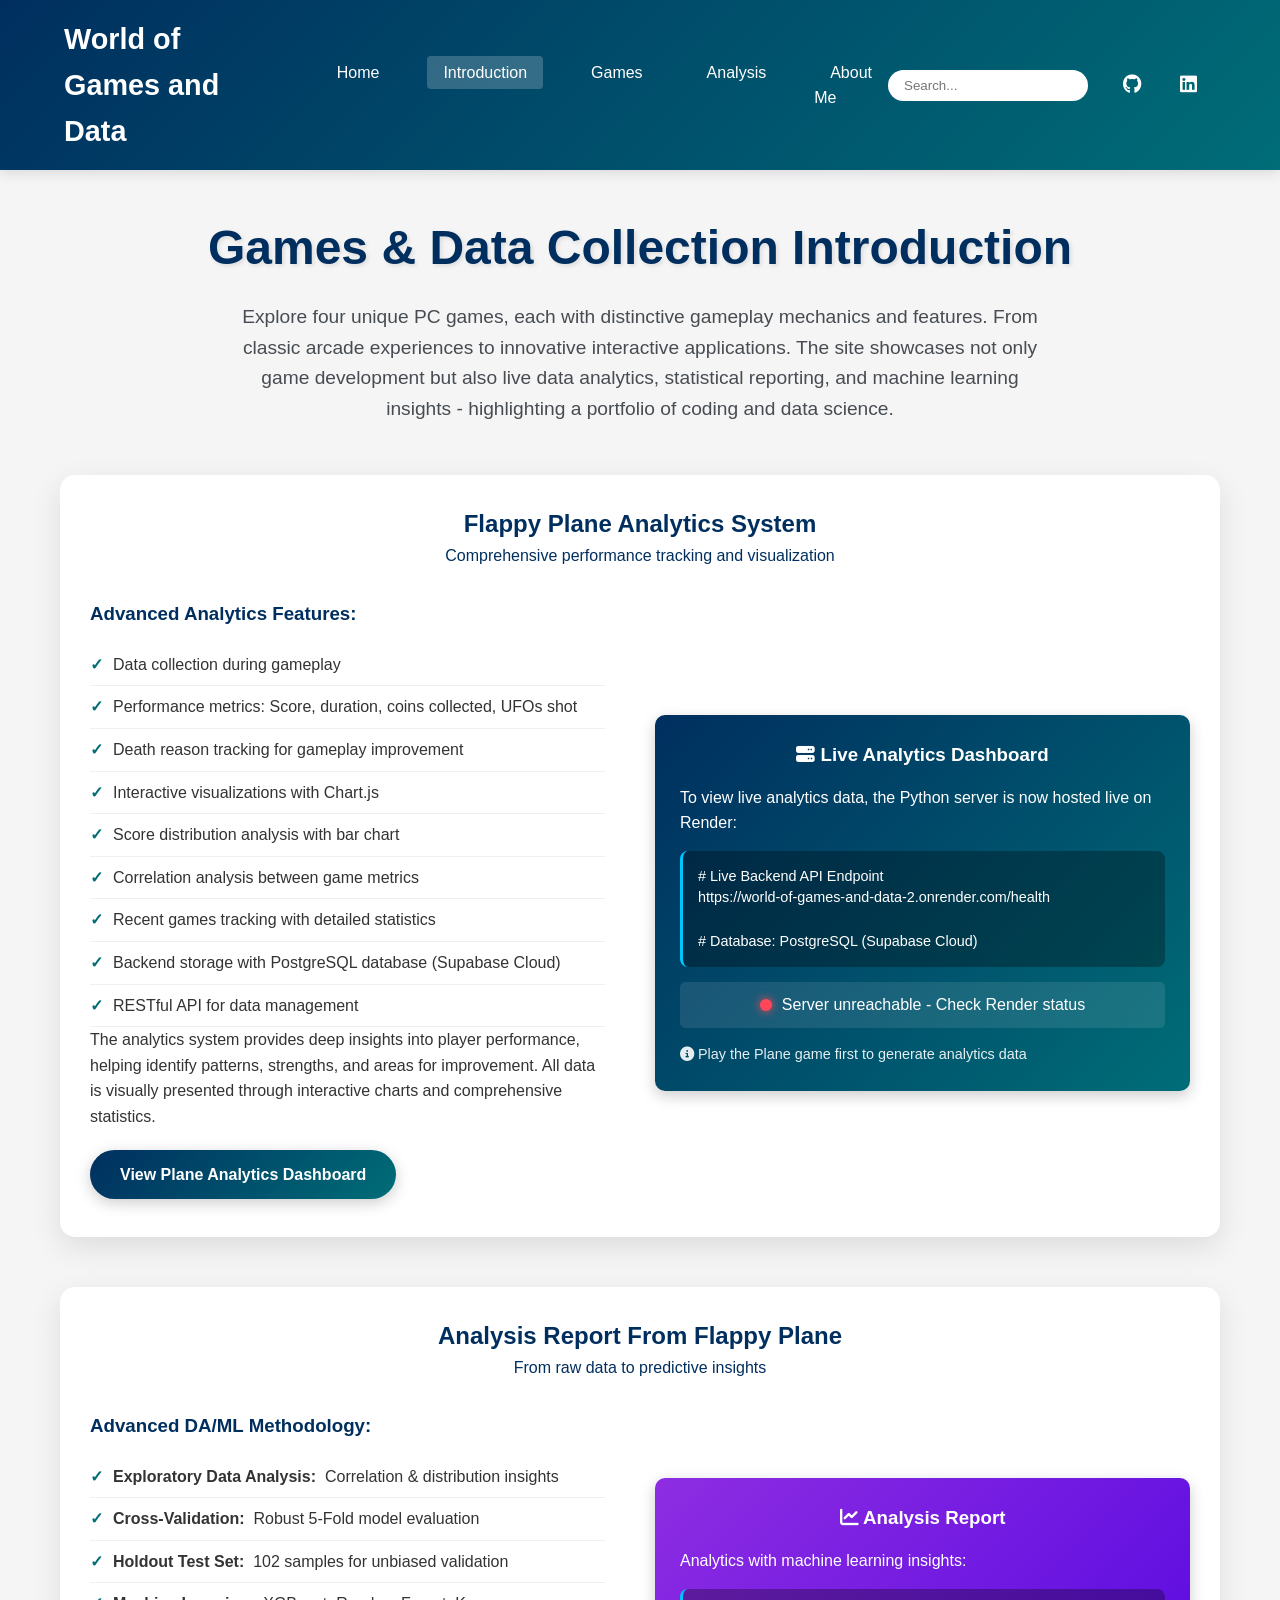
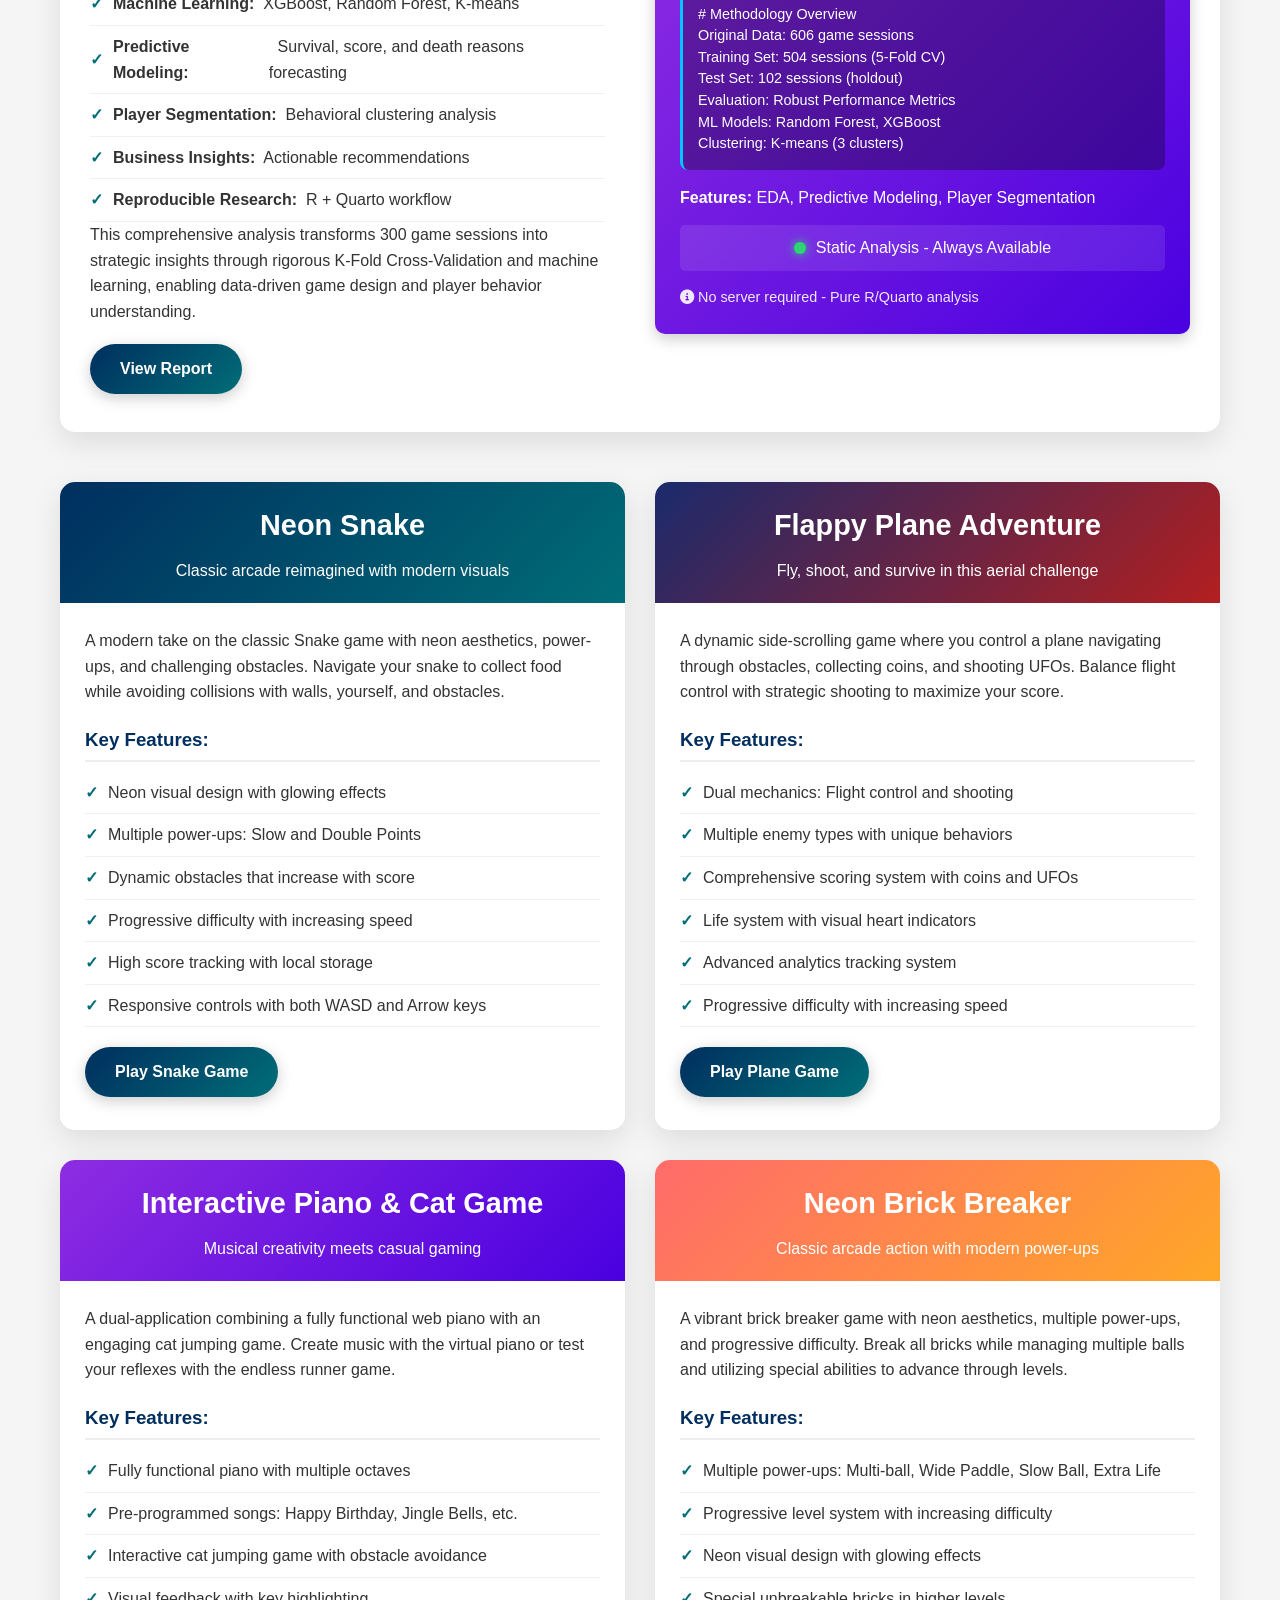
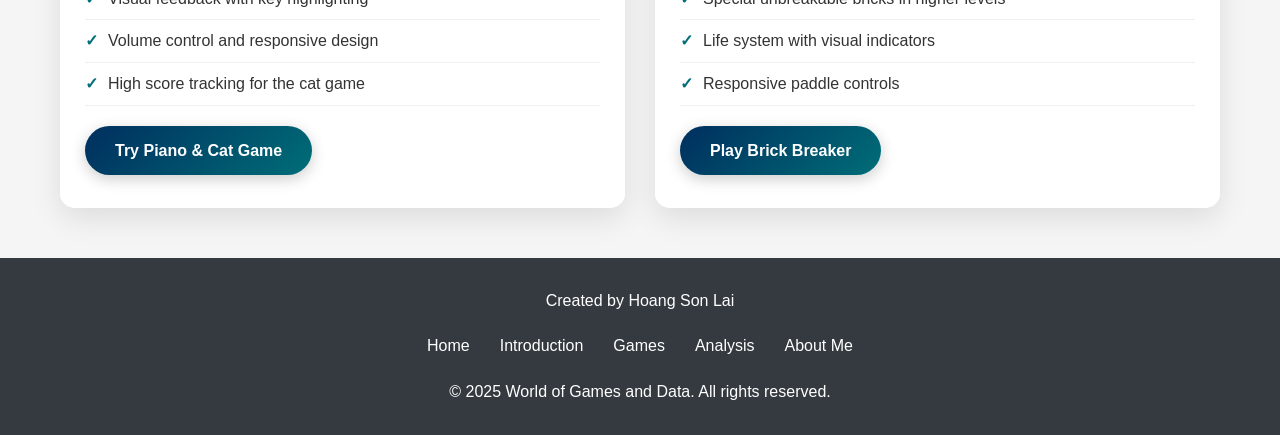
<file: introduction.html>
<!DOCTYPE html>
<html lang="en">
<head>
    <meta charset="UTF-8">
    <meta name="viewport" content="width=device-width, initial-scale=1.0">
    <title>Introduction - World of Games</title>
    <link rel="stylesheet" href="https://cdnjs.cloudflare.com/ajax/libs/font-awesome/6.4.0/css/all.min.css">
    <style>
        /* =========================================
           CORE STYLES (ORIGINAL - DO NOT TOUCH)
           ========================================= */
        * {
            margin: 0;
            padding: 0;
            box-sizing: border-box;
            font-family: 'Segoe UI', Tahoma, Geneva, Verdana, sans-serif;
        }

        :root {
            --primary-color: #002F5F;
            --secondary-color: #006D77;
            --accent-color: #00c6ff;
            --text-color: #333;
            --light-color: #f8f9fa;
            --dark-color: #343a40;
            --neon-color: #00ffff;
        }

        body {
            background-color: #f5f5f5;
            color: var(--text-color);
            line-height: 1.6;
            overflow-x: hidden; /* Prevent horizontal scroll from effects */
        }

        /* Navbar Styles - STRICTLY PRESERVED */
        .navbar {
            display: flex;
            justify-content: space-between;
            align-items: center;
            padding: 1rem 5%;
            background: linear-gradient(135deg, var(--primary-color), var(--secondary-color));
            color: white;
            box-shadow: 0 4px 12px rgba(0, 0, 0, 0.1);
            position: sticky;
            top: 0;
            z-index: 1000;
        }

        .navbar-left, .navbar-right {
            display: flex;
            align-items: center;
        }

        .logo {
            font-size: 1.8rem;
            font-weight: 700;
            margin-right: 2rem;
            color: white;
            text-decoration: none;
        }

        .nav-links {
            display: flex;
            list-style: none;
        }

        .nav-links li {
            margin: 0 1rem;
        }

        .nav-links a {
            color: white;
            text-decoration: none;
            font-weight: 500;
            padding: 0.5rem 1rem;
            border-radius: 4px;
            transition: all 0.3s ease;
        }

        .nav-links a:hover, .nav-links a.active {
            background-color: rgba(255, 255, 255, 0.2);
        }

        .nav-icons {
            display: flex;
            list-style: none;
        }

        .nav-icons li {
            margin: 0 0.5rem;
        }

        .nav-icons a {
            color: white;
            text-decoration: none;
            font-size: 1.2rem;
            padding: 0.5rem;
            border-radius: 50%;
            transition: all 0.3s ease;
            display: flex;
            align-items: center;
            justify-content: center;
            width: 40px;
            height: 40px;
        }

        .nav-icons a:hover {
            background-color: rgba(255, 255, 255, 0.2);
        }

        .search-container {
            position: relative;
            margin-right: 1rem;
        }

        .search-input {
            padding: 0.5rem 1rem;
            border: none;
            border-radius: 20px;
            outline: none;
            width: 200px;
            transition: all 0.3s ease;
        }

        .search-input:focus {
            width: 250px;
        }

        /* Introduction Content */
        .introduction-container {
            max-width: 1200px;
            margin: 40px auto;
            padding: 0 20px;
        }

        .page-header {
            text-align: center;
            margin-bottom: 50px;
            color: var(--primary-color);
            /* Added for animation */
            opacity: 0; 
            transform: translateY(30px);
            transition: opacity 0.8s ease-out, transform 0.8s ease-out;
        }

        .page-header h1 {
            font-size: 3rem;
            margin-bottom: 15px;
            text-shadow: 2px 2px 4px rgba(0, 0, 0, 0.1);
        }

        .page-header p {
            font-size: 1.2rem;
            max-width: 800px;
            margin: 0 auto;
            opacity: 0.9;
            color: var(--dark-color);
        }

        /* Analytics Section */
        .analytics-section {
            background: white;
            border-radius: 15px;
            padding: 30px;
            margin-bottom: 50px;
            box-shadow: 0 10px 30px rgba(0, 0, 0, 0.1);
            
            /* Added for animation */
            opacity: 0;
            transform: translateY(40px);
            transition: opacity 0.8s ease-out, transform 0.8s ease-out;
        }

        .analytics-header {
            text-align: center;
            margin-bottom: 30px;
            color: var(--primary-color);
        }

        .analytics-content {
            display: grid;
            grid-template-columns: 1fr 1fr;
            gap: 30px;
        }

        .analytics-features {
            padding-right: 20px;
        }

        .analytics-features h3 {
            margin-bottom: 15px;
            color: var(--primary-color);
        }

        .analytics-image {
            display: flex;
            justify-content: center;
            align-items: center;
        }

        .live-server-instruction {
            background: linear-gradient(135deg, var(--primary-color), var(--secondary-color));
            color: white;
            padding: 25px;
            border-radius: 10px;
            box-shadow: 0 5px 15px rgba(0, 0, 0, 0.2);
            width: 100%;
            transition: transform 0.3s ease;
        }

        .live-server-instruction:hover {
            transform: scale(1.02);
        }

        .live-server-instruction h3 {
            margin-bottom: 15px;
            text-align: center;
        }

        .code-block {
            background: rgba(0, 0, 0, 0.3);
            padding: 15px;
            border-radius: 8px;
            margin: 15px 0;
            font-family: 'Courier New', monospace;
            font-size: 0.9rem;
            line-height: 1.5;
            border-left: 3px solid var(--accent-color);
        }

        .code-block code {
            display: block;
        }

        .server-status {
            display: flex;
            align-items: center;
            justify-content: center;
            margin-top: 15px;
            padding: 10px;
            background: rgba(255, 255, 255, 0.1);
            border-radius: 5px;
            backdrop-filter: blur(5px);
        }

        .status-indicator {
            width: 12px;
            height: 12px;
            border-radius: 50%;
            background: #ff4757;
            margin-right: 10px;
            animation: pulse 2s infinite;
            box-shadow: 0 0 10px #ff4757;
        }

        .status-indicator.running {
            background: #2ed573;
            box-shadow: 0 0 10px #2ed573;
        }

        @keyframes pulse {
            0% { opacity: 1; transform: scale(1); }
            50% { opacity: 0.5; transform: scale(1.2); }
            100% { opacity: 1; transform: scale(1); }
        }

        /* Games Grid */
        .games-grid {
            display: grid;
            grid-template-columns: repeat(auto-fit, minmax(500px, 1fr));
            gap: 30px;
            margin-bottom: 50px;
            perspective: 1000px; /* Essential for 3D tilt */
        }

        .game-card {
            background: white;
            border-radius: 15px;
            overflow: hidden;
            box-shadow: 0 10px 30px rgba(0, 0, 0, 0.1);
            /* Modified transition for smooth 3D effect */
            transition: transform 0.1s ease-out, box-shadow 0.3s; 
            transform-style: preserve-3d;
            
            /* Added for animation */
            opacity: 0;
            transform: translateY(50px) rotateX(10deg);
            transition: opacity 0.8s ease-out, transform 0.6s ease-out, box-shadow 0.3s;
        }

        .game-card:hover {
            /* Transform is handled by JS for 3D effect, but this is fallback/enhancement */
            box-shadow: 0 20px 50px rgba(0, 0, 0, 0.2);
            z-index: 10;
        }

        .game-header {
            padding: 20px;
            text-align: center;
            color: white;
            position: relative;
            overflow: hidden;
        }
        
        /* Subtle shimmer on headers */
        .game-header::after {
            content: '';
            position: absolute;
            top: 0;
            left: -100%;
            width: 50%;
            height: 100%;
            background: linear-gradient(to right, rgba(255,255,255,0) 0%, rgba(255,255,255,0.1) 50%, rgba(255,255,255,0) 100%);
            transform: skewX(-25deg);
            animation: shimmer 6s infinite;
        }

        @keyframes shimmer {
            0% { left: -100%; }
            20% { left: 200%; }
            100% { left: 200%; }
        }

        .snake-header { background: linear-gradient(135deg, var(--primary-color), var(--secondary-color)); }
        .plane-header { background: linear-gradient(135deg, #1a2a6c, #b21f1f); }
        .piano-header { background: linear-gradient(135deg, #8E2DE2, #4A00E0); }
        .brick-header { background: linear-gradient(135deg, #ff6b6b, #ffa726); }

        .game-header h2 {
            font-size: 1.8rem;
            margin-bottom: 10px;
            position: relative;
            z-index: 2;
        }

        .game-body {
            padding: 25px;
            background: white;
            transform: translateZ(20px); /* 3D effect depth */
        }

        .game-body p {
            margin-bottom: 15px;
        }

        .game-features {
            margin-top: 20px;
        }

        .game-features h3 {
            margin-bottom: 10px;
            color: var(--primary-color);
            border-bottom: 2px solid #eee;
            padding-bottom: 5px;
        }

        .features-list {
            list-style-type: none;
        }

        .features-list li {
            padding: 8px 0;
            border-bottom: 1px solid #f0f0f0;
            display: flex;
            align-items: center;
            transition: transform 0.2s;
        }

        .features-list li:hover {
            transform: translateX(5px);
            color: var(--secondary-color);
        }

        .features-list li:before {
            content: "✓";
            color: var(--secondary-color);
            font-weight: bold;
            margin-right: 10px;
        }

        .cta-button {
            display: inline-block;
            background: linear-gradient(135deg, var(--primary-color), var(--secondary-color));
            color: white;
            padding: 12px 30px;
            border-radius: 30px;
            text-decoration: none;
            font-weight: bold;
            margin-top: 20px;
            transition: all 0.3s;
            position: relative;
            overflow: hidden;
            box-shadow: 0 4px 15px rgba(0,0,0,0.2);
        }

        /* High-end Button Shine Effect */
        .cta-button::before {
            content: '';
            position: absolute;
            top: 0;
            left: -100%;
            width: 100%;
            height: 100%;
            background: linear-gradient(90deg, transparent, rgba(255,255,255,0.4), transparent);
            transition: 0.5s;
        }

        .cta-button:hover::before {
            left: 100%;
        }

        .cta-button:hover {
            transform: translateY(-3px) scale(1.05);
            box-shadow: 0 8px 20px rgba(0, 0, 0, 0.3);
        }

        footer {
            background: var(--dark-color);
            color: white;
            text-align: center;
            padding: 30px 0;
            margin-top: 50px;
        }

        .footer-content {
            max-width: 1200px;
            margin: 0 auto;
            padding: 0 20px;
        }

        .footer-links {
            display: flex;
            justify-content: center;
            list-style: none;
            margin: 20px 0;
        }

        .footer-links li {
            margin: 0 15px;
        }

        .footer-links a {
            color: white;
            text-decoration: none;
            transition: color 0.3s;
            position: relative;
        }

        .footer-links a::after {
            content: '';
            position: absolute;
            width: 0;
            height: 2px;
            bottom: -5px;
            left: 0;
            background-color: var(--accent-color);
            transition: width 0.3s ease;
        }

        .footer-links a:hover::after {
            width: 100%;
        }

        .footer-links a:hover {
            color: var(--accent-color);
        }

        /* Animation Class to be triggered by JS */
        .element-visible {
            opacity: 1 !important;
            transform: translateY(0) rotateX(0) !important;
        }

        @media (max-width: 768px) {
            .games-grid {
                grid-template-columns: 1fr;
            }
            
            .analytics-content {
                grid-template-columns: 1fr;
            }
            
            .navbar {
                flex-direction: column;
                padding: 1rem;
            }
            
            .navbar-left {
                flex-direction: column;
                width: 100%;
            }
            
            .logo {
                margin-right: 0;
                margin-bottom: 15px;
            }
            
            .nav-links {
                width: 100%;
                justify-content: center;
                flex-wrap: wrap;
            }
            
            .nav-links li {
                margin: 5px 10px;
            }
            
            .navbar-right {
                margin-top: 15px;
                width: 100%;
                justify-content: center;
            }
            
            .search-input {
                width: 150px;
            }
        }
    </style>
</head>
<body>
    <nav class="navbar">
        <div class="navbar-left">
            <a href="index.html" class="logo">World of Games and Data</a>
            <ul class="nav-links">
                <li><a href="index.html">Home</a></li>
                <li><a href="introduction.html" class="active">Introduction</a></li>
                <li><a href="games.html">Games</a></li>
                <li><a href="analysis.html">Analysis</a></li>
                <li><a href="about.html">About Me</a></li>
            </ul>
        </div>
        <div class="navbar-right">
            <div class="search-container">
                <input type="text" class="search-input" placeholder="Search...">
            </div>
            <ul class="nav-icons">
                <li><a href="https://github.com/laihoangson" target="_blank">
                    <i class="fab fa-github"></i>
                </a></li>
                <li><a href="https://www.linkedin.com/in/hoang-son-lai-92ab19282/" target="_blank">
                    <i class="fab fa-linkedin"></i>
                </a></li>
            </ul>
        </div>
    </nav>

    <div class="introduction-container">
        <div class="page-header">
            <h1>Games & Data Collection Introduction</h1>
            <p>Explore four unique PC games, each with distinctive gameplay mechanics and features. From classic arcade experiences to innovative interactive applications. The site showcases not only game development but also live data analytics, statistical reporting, and machine learning insights - highlighting a portfolio of coding and data science.</p>
        </div>
        
        <div class="analytics-section">
            <div class="analytics-header">
                <h2>Flappy Plane Analytics System</h2>
                <p>Comprehensive performance tracking and visualization</p>
            </div>
            
            <div class="analytics-content">
                <div class="analytics-features">
                    <h3>Advanced Analytics Features:</h3>
                    <ul class="features-list">
                        <li>Data collection during gameplay</li>
                        <li>Performance metrics: Score, duration, coins collected, UFOs shot</li>
                        <li>Death reason tracking for gameplay improvement</li>
                        <li>Interactive visualizations with Chart.js</li>
                        <li>Score distribution analysis with bar chart</li>
                        <li>Correlation analysis between game metrics</li>
                        <li>Recent games tracking with detailed statistics</li>
                        <li>Backend storage with PostgreSQL database (Supabase Cloud)</li>
                        <li>RESTful API for data management</li>
                    </ul>
                    
                    <p>The analytics system provides deep insights into player performance, helping identify patterns, strengths, and areas for improvement. All data is visually presented through interactive charts and comprehensive statistics.</p>
                    
                    <a href="analytics/analysis_plane.html" class="cta-button">View Plane Analytics Dashboard</a>
                </div>
                
                <div class="analytics-image">
                    <div class="live-server-instruction">
                        <h3><i class="fas fa-server"></i> Live Analytics Dashboard</h3>
                        <p>To view live analytics data, the Python server is now hosted live on Render:</p>
                        
                    <div class="code-block">
                        <code># Live Backend API Endpoint</code>
                        <code>https://world-of-games-and-data-2.onrender.com/health</code>
                        <code>&nbsp;</code>
                        <code># Database: PostgreSQL (Supabase Cloud)</code>
                    </div>
                                                
                        <div class="server-status">
                            <div class="status-indicator" id="statusIndicator"></div>
                            <span id="statusText">Checking server status...</span>
                        </div>
                        
                        <p style="margin-top: 15px; font-size: 0.9rem; opacity: 0.9;">
                            <i class="fas fa-info-circle"></i> 
                            Play the Plane game first to generate analytics data
                        </p>
                    </div>
                </div>
            </div>
        </div>
        
                <div class="analytics-section">
            <div class="analytics-header">
                <h2>Analysis Report From Flappy Plane</h2>
                <p>From raw data to predictive insights</p>
            </div>
            
            <div class="analytics-content">
                <div class="analytics-features">
                    <h3>Advanced DA/ML Methodology:</h3>
                    <ul class="features-list">
                <li><strong>Exploratory Data Analysis:</strong>&nbsp;&nbsp;Correlation & distribution insights</li>
                <li><strong>Cross-Validation:</strong>&nbsp;&nbsp;Robust 5-Fold model evaluation</li>
                <li><strong>Holdout Test Set:</strong>&nbsp;&nbsp;102 samples for unbiased validation</li>
                <li><strong>Machine Learning:</strong>&nbsp;&nbsp;XGBoost, Random Forest, K-means</li>
                <li><strong>Predictive Modeling:</strong>&nbsp;&nbsp;Survival, score, and death reasons forecasting</li>
                <li><strong>Player Segmentation:</strong>&nbsp;&nbsp;Behavioral clustering analysis</li>
                <li><strong>Business Insights:</strong>&nbsp;&nbsp;Actionable recommendations</li>
                <li><strong>Reproducible Research:</strong>&nbsp;&nbsp;R + Quarto workflow</li>

                    </ul>
                    
                    <p>This comprehensive analysis transforms 300 game sessions into strategic insights through rigorous K-Fold Cross-Validation and machine learning, enabling data-driven game design and player behavior understanding.</p>
                    
                    <a href="quarto_analysis/game_analytics.html" class="cta-button">View Report</a>
                </div>
                
                <div class="analytics-image">
                    <div class="live-server-instruction" style="background: linear-gradient(135deg, #8E2DE2, #4A00E0);">
                        <h3><i class="fas fa-chart-line"></i> Analysis Report</h3>
                        <p>Analytics with machine learning insights:</p>
                        
                        <div class="code-block">
                            <code># Methodology Overview</code>
                            <code>Original Data: 606 game sessions</code>
                            <code>Training Set: 504 sessions (5-Fold CV)</code>
                            <code>Test Set: 102 sessions (holdout)</code>
                            <code>Evaluation: Robust Performance Metrics</code>
                            <code>ML Models: Random Forest, XGBoost</code>
                            <code>Clustering: K-means (3 clusters)</code>
                        </div>
                        
                        <p><strong>Features:</strong> EDA, Predictive Modeling, Player Segmentation</p>
                        
                        <div class="server-status">
                            <div class="status-indicator running"></div>
                            <span id="quartoStatusText">Static Analysis - Always Available</span>
                        </div>
                        
                        <p style="margin-top: 15px; font-size: 0.9rem; opacity: 0.9;">
                            <i class="fas fa-info-circle"></i> 
                            No server required - Pure R/Quarto analysis
                        </p>
                    </div>
                </div>
            </div>
        </div>

        <div class="games-grid">
            <div class="game-card">
                <div class="game-header snake-header">
                    <h2>Neon Snake</h2>
                    <p>Classic arcade reimagined with modern visuals</p>
                </div>
                <div class="game-body">
                    <p>A modern take on the classic Snake game with neon aesthetics, power-ups, and challenging obstacles. Navigate your snake to collect food while avoiding collisions with walls, yourself, and obstacles.</p>
                    
                    <div class="game-features">
                        <h3>Key Features:</h3>
                        <ul class="features-list">
                            <li>Neon visual design with glowing effects</li>
                            <li>Multiple power-ups: Slow and Double Points</li>
                            <li>Dynamic obstacles that increase with score</li>
                            <li>Progressive difficulty with increasing speed</li>
                            <li>High score tracking with local storage</li>
                            <li>Responsive controls with both WASD and Arrow keys</li>
                        </ul>
                    </div>
                    
                    <a href="games/snake.html" class="cta-button">Play Snake Game</a>
                </div>
            </div>
            
            <div class="game-card">
                <div class="game-header plane-header">
                    <h2>Flappy Plane Adventure</h2>
                    <p>Fly, shoot, and survive in this aerial challenge</p>
                </div>
                <div class="game-body">
                    <p>A dynamic side-scrolling game where you control a plane navigating through obstacles, collecting coins, and shooting UFOs. Balance flight control with strategic shooting to maximize your score.</p>
                    
                    <div class="game-features">
                        <h3>Key Features:</h3>
                        <ul class="features-list">
                            <li>Dual mechanics: Flight control and shooting</li>
                            <li>Multiple enemy types with unique behaviors</li>
                            <li>Comprehensive scoring system with coins and UFOs</li>
                            <li>Life system with visual heart indicators</li>
                            <li>Advanced analytics tracking system</li>
                            <li>Progressive difficulty with increasing speed</li>
                        </ul>
                    </div>
                    
                    <a href="games/plane.html" class="cta-button">Play Plane Game</a>
                </div>
            </div>
            
            <div class="game-card">
                <div class="game-header piano-header">
                    <h2>Interactive Piano & Cat Game</h2>
                    <p>Musical creativity meets casual gaming</p>
                </div>
                <div class="game-body">
                    <p>A dual-application combining a fully functional web piano with an engaging cat jumping game. Create music with the virtual piano or test your reflexes with the endless runner game.</p>
                    
                    <div class="game-features">
                        <h3>Key Features:</h3>
                        <ul class="features-list">
                            <li>Fully functional piano with multiple octaves</li>
                            <li>Pre-programmed songs: Happy Birthday, Jingle Bells, etc.</li>
                            <li>Interactive cat jumping game with obstacle avoidance</li>
                            <li>Visual feedback with key highlighting</li>
                            <li>Volume control and responsive design</li>
                            <li>High score tracking for the cat game</li>
                        </ul>
                    </div>
                    
                    <a href="games/piano&cat.html" class="cta-button">Try Piano & Cat Game</a>
                </div>
            </div>
            
            <div class="game-card">
                <div class="game-header brick-header">
                    <h2>Neon Brick Breaker</h2>
                    <p>Classic arcade action with modern power-ups</p>
                </div>
                <div class="game-body">
                    <p>A vibrant brick breaker game with neon aesthetics, multiple power-ups, and progressive difficulty. Break all bricks while managing multiple balls and utilizing special abilities to advance through levels.</p>
                    
                    <div class="game-features">
                        <h3>Key Features:</h3>
                        <ul class="features-list">
                            <li>Multiple power-ups: Multi-ball, Wide Paddle, Slow Ball, Extra Life</li>
                            <li>Progressive level system with increasing difficulty</li>
                            <li>Neon visual design with glowing effects</li>
                            <li>Special unbreakable bricks in higher levels</li>
                            <li>Life system with visual indicators</li>
                            <li>Responsive paddle controls</li>
                        </ul>
                    </div>
                    
                    <a href="games/ball.html" class="cta-button">Play Brick Breaker</a>
                </div>
            </div>
        </div>
    </div>
    
    <footer>
        <div class="footer-content">
            <p>Created by Hoang Son Lai</p>
            <ul class="footer-links">
                <li><a href="index.html">Home</a></li>
                <li><a href="introduction.html">Introduction</a></li>
                <li><a href="games.html">Games</a></li>
                <li><a href="analysis.html">Analysis</a></li>
                <li><a href="about.html">About Me</a></li>
            </ul>
            <p>&copy; 2025 World of Games and Data. All rights reserved.</p>
        </div>
    </footer>

    <script>
        // Check if analytics server is running
        async function checkServerStatus() {
            const statusIndicator = document.getElementById('statusIndicator');
            const statusText = document.getElementById('statusText');
            
            try {
                // SỬA: Thay đổi URL để check health của Render Live Server và loại bỏ mode: 'no-cors'
                const response = await fetch('https://world-of-games-and-data-2.onrender.com/health', {
                    method: 'GET'
                });
                
                if(response.ok) {
                    statusIndicator.classList.add('running');
                    statusText.textContent = 'Live Server is running on Render';
                } else {
                    throw new Error('Server returned ' + response.status);
                }
            } catch (error) {
                statusIndicator.classList.remove('running');
                statusText.textContent = 'Server unreachable - Check Render status';
            }
        }
        
        // ============================================
        // HIGH-END VISUAL EFFECTS SCRIPTS
        // ============================================

        // 1. Scroll Reveal Animation (Intersection Observer)
        const revealObserver = new IntersectionObserver((entries) => {
            entries.forEach(entry => {
                if (entry.isIntersecting) {
                    entry.target.classList.add('element-visible');
                    revealObserver.unobserve(entry.target); // Only animate once
                }
            });
        }, {
            threshold: 0.15 // Trigger when 15% of element is visible
        });

        // Target elements to animate
        document.querySelectorAll('.page-header, .analytics-section, .game-card').forEach(el => {
            revealObserver.observe(el);
        });

        // 2. High-end 3D Tilt Effect for Game Cards
        const cards = document.querySelectorAll('.game-card');
        
        cards.forEach(card => {
            card.addEventListener('mousemove', (e) => {
                const rect = card.getBoundingClientRect();
                const x = e.clientX - rect.left;
                const y = e.clientY - rect.top;
                
                // Calculate percentage
                const centerX = rect.width / 2;
                const centerY = rect.height / 2;
                
                // Limit tilt angle (max 10 degrees)
                const rotateX = ((y - centerY) / centerY) * -10;
                const rotateY = ((x - centerX) / centerX) * 10;
                
                // Apply transform
                card.style.transform = `perspective(1000px) rotateX(${rotateX}deg) rotateY(${rotateY}deg) scale3d(1.02, 1.02, 1.02)`;
                
                // Adjust shimmer/reflection based on mouse
                card.style.boxShadow = `${-rotateY}px ${rotateX}px 20px rgba(0,0,0,0.2)`;
            });
            
            card.addEventListener('mouseleave', () => {
                // Reset transform
                card.style.transform = 'perspective(1000px) rotateX(0) rotateY(0) scale3d(1, 1, 1)';
                card.style.boxShadow = '0 10px 30px rgba(0, 0, 0, 0.1)';
            });
        });

        // Check server status when page loads
        document.addEventListener('DOMContentLoaded', checkServerStatus);
    </script>
</body>
</html>
</file>
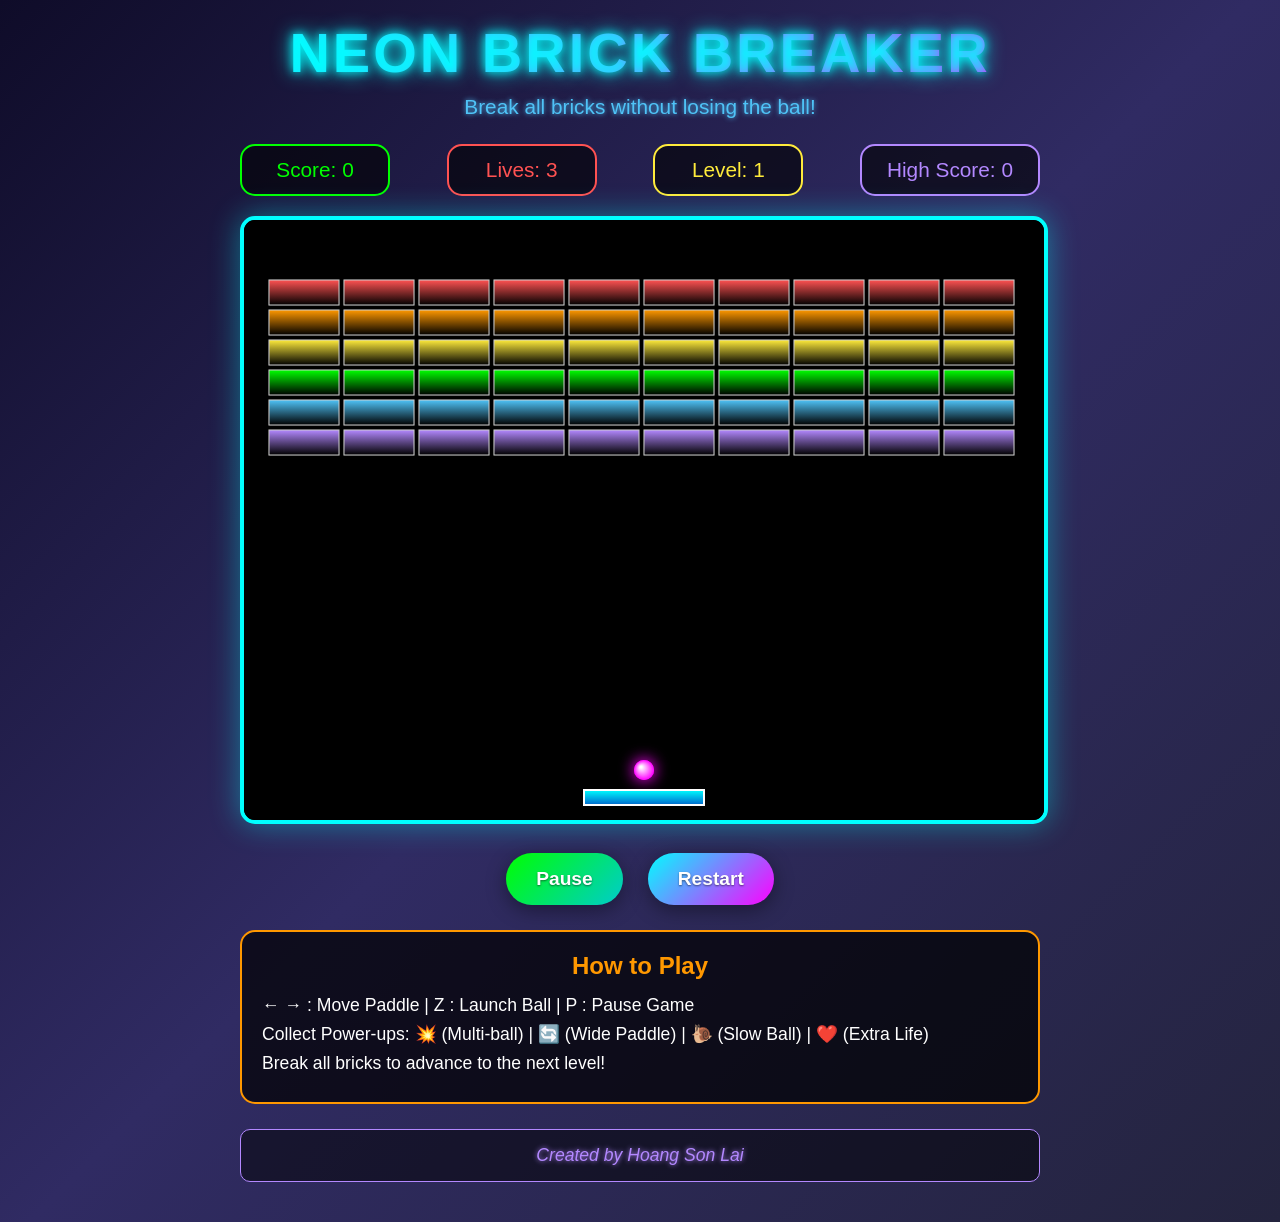
<file: games/ball.html>
<!DOCTYPE html>
<html lang="en">
<head>
    <meta charset="UTF-8">
    <meta name="viewport" content="width=device-width, initial-scale=1.0">
    <title>Neon Brick Breaker</title>
    <style>
        * {
            margin: 0;
            padding: 0;
            box-sizing: border-box;
        }
        
        body {
            background: linear-gradient(135deg, #0f0c29, #302b63, #24243e);
            font-family: 'Arial Rounded MT Bold', 'Arial', sans-serif;
            display: flex;
            flex-direction: column;
            align-items: center;
            justify-content: flex-start;
            min-height: 100vh;
            color: white;
            padding: 20px 0;
        }
        
        .game-container {
            position: relative;
            width: 800px;
            text-align: center;
            margin: 0 auto;
        }
        
        h1 {
            font-size: 3.5rem;
            margin-bottom: 10px;
            text-shadow: 0 0 10px #00ffff, 0 0 20px #00ffff;
            color: #ffffff;
            letter-spacing: 3px;
            background: linear-gradient(45deg, #00ffff, #ff00ff);
            -webkit-background-clip: text;
            -webkit-text-fill-color: transparent;
        }
        
        .subtitle {
            font-size: 1.3rem;
            margin-bottom: 25px;
            color: #4fc3f7;
            text-shadow: 0 0 5px #4fc3f7;
        }
        
        #gameCanvas {
            background: #000;
            border: 4px solid #00ffff;
            border-radius: 15px;
            box-shadow: 0 0 30px rgba(0, 255, 255, 0.4);
            margin-bottom: 25px;
        }
        
        .stats {
            display: flex;
            justify-content: space-between;
            width: 800px;
            margin-bottom: 20px;
            font-size: 1.3rem;
        }
        
        .stat-box {
            background: rgba(0, 0, 0, 0.6);
            padding: 12px 25px;
            border-radius: 15px;
            border: 2px solid;
            min-width: 150px;
        }
        
        #scoreBox {
            border-color: #00ff00;
            color: #00ff00;
        }
        
        #livesBox {
            border-color: #ff5252;
            color: #ff5252;
        }
        
        #levelBox {
            border-color: #ffeb3b;
            color: #ffeb3b;
        }
        
        #highScoreBox {
            border-color: #b388ff;
            color: #b388ff;
        }
        
        .controls {
            display: flex;
            gap: 25px;
            margin-bottom: 25px;
            justify-content: center;
        }
        
        button {
            background: linear-gradient(135deg, #00ffff, #ff00ff);
            color: white;
            border: none;
            padding: 15px 30px;
            font-size: 1.2rem;
            border-radius: 50px;
            cursor: pointer;
            transition: all 0.3s;
            font-weight: bold;
            box-shadow: 0 5px 20px rgba(0, 0, 0, 0.4);
            text-shadow: 0 1px 2px rgba(0, 0, 0, 0.5);
        }
        
        button:hover {
            transform: translateY(-3px);
            box-shadow: 0 8px 25px rgba(0, 0, 0, 0.5);
            background: linear-gradient(135deg, #00cccc, #cc00cc);
        }
        
        button:active {
            transform: translateY(1px);
        }
        
        #pauseBtn {
            background: linear-gradient(135deg, #00ff00, #00cccc);
        }
        
        #pauseBtn:hover {
            background: linear-gradient(135deg, #00cc00, #00aaaa);
        }
        
        .instructions {
            background: rgba(0, 0, 0, 0.7);
            padding: 20px;
            border-radius: 15px;
            margin-top: 20px;
            border: 2px solid #ff9800;
            max-width: 800px;
            text-align: left;
            margin-bottom: 20px;
        }
        
        .instructions h3 {
            color: #ff9800;
            margin-bottom: 15px;
            text-align: center;
            font-size: 1.5rem;
        }
        
        .instructions p {
            margin: 8px 0;
            font-size: 1.1rem;
        }
        
        .game-over {
            position: absolute;
            top: 50%;
            left: 50%;
            transform: translate(-50%, -50%);
            background: rgba(0, 0, 0, 0.95);
            padding: 40px;
            border-radius: 20px;
            text-align: center;
            border: 4px solid #ff5252;
            box-shadow: 0 0 40px rgba(255, 82, 82, 0.8);
            z-index: 10;
            display: none;
            backdrop-filter: blur(5px);
        }
        
        .game-over h2 {
            color: #ff5252;
            font-size: 3rem;
            margin-bottom: 20px;
            text-shadow: 0 0 15px #ff5252;
        }
        
        .game-over p {
            font-size: 1.5rem;
            margin: 15px 0;
        }
        
        #finalScore {
            color: #ffeb3b;
            font-size: 2.5rem;
            font-weight: bold;
            text-shadow: 0 0 10px #ffeb3b;
        }
        
        .powerup-indicator {
            position: absolute;
            top: 20px;
            right: 20px;
            background: rgba(0, 0, 0, 0.8);
            padding: 12px 20px;
            border-radius: 15px;
            border: 2px solid #ff00ff;
            display: none;
            color: #ff00ff;
            font-weight: bold;
            font-size: 1.1rem;
            text-shadow: 0 0 5px #ff00ff;
        }
        
        .author {
            margin-top: 25px;
            color: #b388ff;
            font-style: italic;
            font-size: 1.1rem;
            text-shadow: 0 0 5px #b388ff;
            padding: 15px 30px;
            background: rgba(0, 0, 0, 0.5);
            border-radius: 10px;
            border: 1px solid #b388ff;
            text-align: center;
            width: 100%;
            max-width: 800px;
            margin-bottom: 20px;
        }
        
        .brick-count {
            display: flex;
            align-items: center;
            justify-content: center;
            gap: 8px;
            margin-top: 5px;
        }
        
        .brick-icon {
            color: #ff9800;
            font-size: 1.5rem;
        }
        
        .level-complete {
            position: absolute;
            top: 50%;
            left: 50%;
            transform: translate(-50%, -50%);
            background: rgba(0, 0, 0, 0.9);
            padding: 40px;
            border-radius: 20px;
            text-align: center;
            border: 4px solid #00ff00;
            box-shadow: 0 0 40px rgba(0, 255, 0, 0.7);
            z-index: 10;
            display: none;
        }
        
        .level-complete h2 {
            color: #00ff00;
            font-size: 2.5rem;
            margin-bottom: 20px;
            text-shadow: 0 0 15px #00ff00;
        }
        
        .new-high-score {
            color: #ffeb3b;
            font-size: 1.8rem;
            font-weight: bold;
            text-shadow: 0 0 10px #ffeb3b;
            margin: 15px 0;
            animation: pulse 1.5s infinite;
        }
        
        @keyframes pulse {
            0% { transform: scale(1); }
            50% { transform: scale(1.1); }
            100% { transform: scale(1); }
        }
    </style>
</head>
<body>
    <div class="game-container">
        <h1>NEON BRICK BREAKER</h1>
        <div class="subtitle">Break all bricks without losing the ball!</div>
        
        <div class="stats">
            <div class="stat-box" id="scoreBox">Score: <span id="score">0</span></div>
            <div class="stat-box" id="livesBox">Lives: <span id="lives">3</span></div>
            <div class="stat-box" id="levelBox">Level: <span id="level">1</span></div>
            <div class="stat-box" id="highScoreBox">High Score: <span id="highScore">0</span></div>
        </div>
        
        <canvas id="gameCanvas" width="800" height="600"></canvas>
        
        <div class="controls">
            <button id="pauseBtn">Pause</button>
            <button id="restartBtn">Restart</button>
        </div>
        
        <div class="instructions">
            <h3>How to Play</h3>
            <p>← → : Move Paddle | Z : Launch Ball | P : Pause Game</p>
            <p>Collect Power-ups: 💥 (Multi-ball) | 🔄 (Wide Paddle) | 🐌 (Slow Ball) | ❤️ (Extra Life)</p>
            <p>Break all bricks to advance to the next level!</p>
        </div>
        
        <div class="powerup-indicator" id="powerupIndicator"></div>
        
        <div class="game-over" id="gameOverScreen">
            <h2>GAME OVER</h2>
            <p>Your Score: <span id="finalScore">0</span></p>
            <div id="newHighScoreMessage" class="new-high-score" style="display: none;">NEW HIGH SCORE! 🎉</div>
            <p id="gameOverMessage"></p>
            <button id="playAgainBtn">Play Again</button>
        </div>
        
        <div class="level-complete" id="levelCompleteScreen">
            <h2>LEVEL COMPLETE!</h2>
            <p>Get ready for the next level</p>
            <button id="nextLevelBtn">Next Level</button>
        </div>
        
        <div class="author">Created by Hoang Son Lai</div>
    </div>

    <script>
        // Get DOM elements
        const canvas = document.getElementById('gameCanvas');
        const ctx = canvas.getContext('2d');
        const pauseBtn = document.getElementById('pauseBtn');
        const restartBtn = document.getElementById('restartBtn');
        const playAgainBtn = document.getElementById('playAgainBtn');
        const nextLevelBtn = document.getElementById('nextLevelBtn');
        const scoreElement = document.getElementById('score');
        const livesElement = document.getElementById('lives');
        const levelElement = document.getElementById('level');
        const highScoreElement = document.getElementById('highScore');
        const gameOverScreen = document.getElementById('gameOverScreen');
        const levelCompleteScreen = document.getElementById('levelCompleteScreen');
        const finalScoreElement = document.getElementById('finalScore');
        const gameOverMessage = document.getElementById('gameOverMessage');
        const newHighScoreMessage = document.getElementById('newHighScoreMessage');
        const powerupIndicator = document.getElementById('powerupIndicator');

        // Game state variables
        let gameRunning = false;
        let gamePaused = false;
        let score = 0;
        let lives = 3;
        let level = 1;
        let frameCount = 0;
        let highScore = localStorage.getItem('neonBrickBreakerHighScore') || 0;

        // Game objects
        const paddle = {
            x: canvas.width / 2 - 60,
            y: canvas.height - 30,
            width: 120,
            height: 15,
            speed: 8,
            color: '#00ffff'
        };

        const ball = {
            x: canvas.width / 2,
            y: canvas.height - 50,
            radius: 10,
            speed: 5,
            dx: 5,
            dy: -5,
            color: '#ff00ff',
            active: false
        };

        let balls = [ball];
        let bricks = [];
        let powerUps = [];
        
        // Brick configuration
        const brickConfig = {
            rows: 6,
            cols: 10,
            width: 70,
            height: 25,
            padding: 5,
            offsetTop: 60,
            offsetLeft: 25
        };

        // Power-up types
        const powerUpTypes = [
            { type: 'multiball', color: '#ff5252', symbol: '💥', duration: 0 },
            { type: 'widepaddle', color: '#4fc3f7', symbol: '🔄', duration: 10000 },
            { type: 'slowball', color: '#ffeb3b', symbol: '🐌', duration: 8000 },
            { type: 'extralife', color: '#00ff00', symbol: '❤️', duration: 0 }
        ];

        // Active power-ups
        let activePowerUps = {
            widepaddle: false,
            slowball: false
        };

        // Initialize game
        function initGame() {
            score = 0;
            lives = 3;
            level = 1;
            paddle.x = canvas.width / 2 - 60;
            paddle.width = 120;
            balls = [{
                x: canvas.width / 2,
                y: canvas.height - 50,
                radius: 10,
                speed: 5,
                dx: 5,
                dy: -5,
                color: '#ff00ff',
                active: false
            }];
            powerUps = [];
            activePowerUps = {
                widepaddle: false,
                slowball: false
            };
            
            createBricks();
            updateUI();
            
            gameOverScreen.style.display = 'none';
            levelCompleteScreen.style.display = 'none';
            powerupIndicator.style.display = 'none';
            newHighScoreMessage.style.display = 'none';
            
            // Reset game state
            gameRunning = true;
            gamePaused = false;
            pauseBtn.textContent = 'Pause';
        }

        // Create bricks for current level
        function createBricks() {
            bricks = [];
            const colors = ['#ff5252', '#ff9800', '#ffeb3b', '#00ff00', '#4fc3f7', '#b388ff'];
            
            // Determine pattern based on level
            const patternType = (level - 1) % 3;
            
            if (patternType === 0) {
                // Classic rectangle pattern
                for (let row = 0; row < brickConfig.rows; row++) {
                    for (let col = 0; col < brickConfig.cols; col++) {
                        // Some bricks are unbreakable in higher levels
                        const unbreakable = level > 3 && Math.random() < 0.1;
                        
                        bricks.push({
                            x: col * (brickConfig.width + brickConfig.padding) + brickConfig.offsetLeft,
                            y: row * (brickConfig.height + brickConfig.padding) + brickConfig.offsetTop,
                            width: brickConfig.width,
                            height: brickConfig.height,
                            color: colors[row % colors.length],
                            visible: true,
                            unbreakable: unbreakable,
                            hitCount: unbreakable ? 2 : 1
                        });
                    }
                }
            } else if (patternType === 1) {
                // Circle pattern
                const centerX = canvas.width / 2;
                const centerY = canvas.height / 3;
                const radius = 150;
                const totalBricks = 40;
                
                for (let i = 0; i < totalBricks; i++) {
                    const angle = (i / totalBricks) * 2 * Math.PI;
                    const x = centerX + radius * Math.cos(angle) - brickConfig.width / 2;
                    const y = centerY + radius * Math.sin(angle) - brickConfig.height / 2;
                    
                    // Some bricks are unbreakable in higher levels
                    const unbreakable = level > 3 && Math.random() < 0.1;
                    
                    bricks.push({
                        x: x,
                        y: y,
                        width: brickConfig.width,
                        height: brickConfig.height,
                        color: colors[i % colors.length],
                        visible: true,
                        unbreakable: unbreakable,
                        hitCount: unbreakable ? 2 : 1
                    });
                }
            } else {
                // Heart pattern
                const centerX = canvas.width / 2;
                const centerY = canvas.height / 3;
                const scale = 8;
                const totalBricks = 50;
                
                for (let i = 0; i < totalBricks; i++) {
                    const t = (i / totalBricks) * 2 * Math.PI;
                    // Heart parametric equations
                    const x = 16 * Math.pow(Math.sin(t), 3);
                    const y = 13 * Math.cos(t) - 5 * Math.cos(2*t) - 2 * Math.cos(3*t) - Math.cos(4*t);
                    
                    // Some bricks are unbreakable in higher levels
                    const unbreakable = level > 3 && Math.random() < 0.1;
                    
                    bricks.push({
                        x: centerX + x * scale - brickConfig.width / 2,
                        y: centerY - y * scale - brickConfig.height / 2,
                        width: brickConfig.width,
                        height: brickConfig.height,
                        color: colors[i % colors.length],
                        visible: true,
                        unbreakable: unbreakable,
                        hitCount: unbreakable ? 2 : 1
                    });
                }
            }
        }

        // Draw paddle
        function drawPaddle() {
            // Paddle with gradient
            const gradient = ctx.createLinearGradient(paddle.x, paddle.y, paddle.x, paddle.y + paddle.height);
            gradient.addColorStop(0, paddle.color);
            gradient.addColorStop(1, '#0066cc');
            
            ctx.fillStyle = gradient;
            ctx.fillRect(paddle.x, paddle.y, paddle.width, paddle.height);
            
            // Paddle border
            ctx.strokeStyle = '#ffffff';
            ctx.lineWidth = 2;
            ctx.strokeRect(paddle.x, paddle.y, paddle.width, paddle.height);
        }

        // Draw balls
        function drawBalls() {
            balls.forEach(ball => {
                // Ball with gradient
                const gradient = ctx.createRadialGradient(
                    ball.x - 3, ball.y - 3, 1,
                    ball.x, ball.y, ball.radius
                );
                gradient.addColorStop(0, '#ffffff');
                gradient.addColorStop(1, ball.color);
                
                ctx.fillStyle = gradient;
                ctx.beginPath();
                ctx.arc(ball.x, ball.y, ball.radius, 0, Math.PI * 2);
                ctx.fill();
                
                // Ball glow
                ctx.shadowColor = ball.color;
                ctx.shadowBlur = 15;
                ctx.fill();
                ctx.shadowBlur = 0;
            });
        }

        // Draw bricks
        function drawBricks() {
            bricks.forEach(brick => {
                if (!brick.visible) return;
                
                // Brick with gradient
                const gradient = ctx.createLinearGradient(
                    brick.x, brick.y, brick.x, brick.y + brick.height
                );
                gradient.addColorStop(0, brick.color);
                gradient.addColorStop(1, '#000000');
                
                ctx.fillStyle = gradient;
                ctx.fillRect(brick.x, brick.y, brick.width, brick.height);
                
                // Brick border
                ctx.strokeStyle = brick.unbreakable ? '#ffffff' : '#cccccc';
                ctx.lineWidth = brick.unbreakable ? 3 : 1;
                ctx.strokeRect(brick.x, brick.y, brick.width, brick.height);
                
                // Crack effect for unbreakable bricks
                if (brick.unbreakable && brick.hitCount === 1) {
                    ctx.strokeStyle = '#ff0000';
                    ctx.lineWidth = 2;
                    ctx.beginPath();
                    ctx.moveTo(brick.x + 10, brick.y + 5);
                    ctx.lineTo(brick.x + brick.width - 10, brick.y + brick.height - 5);
                    ctx.stroke();
                }
            });
        }

        // Draw power-ups
        function drawPowerUps() {
            powerUps.forEach(powerUp => {
                // Power-up container
                ctx.fillStyle = powerUp.color;
                ctx.beginPath();
                ctx.arc(powerUp.x, powerUp.y, 12, 0, Math.PI * 2);
                ctx.fill();
                
                // Glow effect
                ctx.shadowColor = powerUp.color;
                ctx.shadowBlur = 15;
                ctx.fill();
                ctx.shadowBlur = 0;
                
                // Symbol
                ctx.font = '16px Arial';
                ctx.fillStyle = 'white';
                ctx.textAlign = 'center';
                ctx.textBaseline = 'middle';
                ctx.fillText(powerUp.symbol, powerUp.x, powerUp.y);
            });
        }

        // Update game state
        function update() {
            if (!gameRunning || gamePaused) return;
            
            frameCount++;
            
            // Move paddle
            if (keys.ArrowLeft && paddle.x > 0) {
                paddle.x -= paddle.speed;
            }
            if (keys.ArrowRight && paddle.x < canvas.width - paddle.width) {
                paddle.x += paddle.speed;
            }
            
            // Launch ball
            if (keys['z'] && !balls[0].active) {
                balls[0].active = true;
            }
            
            // Move balls
            balls.forEach(ball => {
                if (!ball.active) {
                    ball.x = paddle.x + paddle.width / 2;
                    return;
                }
                
                // Apply slow ball power-up
                const currentSpeed = activePowerUps.slowball ? ball.speed * 0.6 : ball.speed;
                
                ball.x += ball.dx * (currentSpeed / 5);
                ball.y += ball.dy * (currentSpeed / 5);
                
                // Wall collision (left/right)
                if (ball.x + ball.radius > canvas.width || ball.x - ball.radius < 0) {
                    ball.dx *= -1;
                }
                
                // Wall collision (top)
                if (ball.y - ball.radius < 0) {
                    ball.dy *= -1;
                }
                
                // Paddle collision
                if (ball.y + ball.radius > paddle.y && 
                    ball.y - ball.radius < paddle.y + paddle.height &&
                    ball.x + ball.radius > paddle.x && 
                    ball.x - ball.radius < paddle.x + paddle.width) {
                    
                    // Calculate bounce angle based on where ball hits paddle
                    const hitPos = (ball.x - (paddle.x + paddle.width / 2)) / (paddle.width / 2);
                    ball.dx = hitPos * 5;
                    ball.dy = -Math.abs(ball.dy);
                }
                
                // Bottom wall collision (ball lost)
                if (ball.y + ball.radius > canvas.height) {
                    ball.active = false;
                    ball.x = paddle.x + paddle.width / 2;
                    ball.y = canvas.height - 50;
                    ball.dx = 5 * (Math.random() > 0.5 ? 1 : -1);
                    ball.dy = -5;
                    
                    // Check if all balls are lost
                    const activeBalls = balls.filter(b => b.active);
                    if (activeBalls.length === 0) {
                        lives--;
                        if (lives <= 0) {
                            gameOver();
                        }
                    }
                }
                
                // Brick collision
                bricks.forEach(brick => {
                    if (!brick.visible) return;
                    
                    if (ball.x + ball.radius > brick.x && 
                        ball.x - ball.radius < brick.x + brick.width &&
                        ball.y + ball.radius > brick.y && 
                        ball.y - ball.radius < brick.y + brick.height) {
                        
                        // Determine collision side and bounce accordingly
                        const prevX = ball.x - ball.dx * (currentSpeed / 5);
                        const prevY = ball.y - ball.dy * (currentSpeed / 5);
                        
                        if (prevX + ball.radius < brick.x || prevX - ball.radius > brick.x + brick.width) {
                            ball.dx *= -1;
                        } else {
                            ball.dy *= -1;
                        }
                        
                        // Handle brick hit
                        handleBrickHit(brick, ball.x, ball.y);
                    }
                });
            });
            
            // Move power-ups
            powerUps.forEach((powerUp, index) => {
                powerUp.y += 3;
                
                // Power-up collected
                if (powerUp.y > paddle.y && 
                    powerUp.y < paddle.y + paddle.height &&
                    powerUp.x > paddle.x && 
                    powerUp.x < paddle.x + paddle.width) {
                    
                    activatePowerUp(powerUp);
                    powerUps.splice(index, 1);
                }
                
                // Power-up lost
                if (powerUp.y > canvas.height) {
                    powerUps.splice(index, 1);
                }
            });
            
            // Check level completion
            const visibleBricks = bricks.filter(brick => brick.visible);
            if (visibleBricks.length === 0) {
                levelComplete();
            }
            
            updateUI();
        }

        // Handle brick hit
        function handleBrickHit(brick, ballX, ballY) {
            brick.hitCount--;
            
            if (brick.hitCount <= 0) {
                brick.visible = false;
                score += brick.unbreakable ? 50 : 20;
                
                // Update high score if needed
                if (score > highScore) {
                    highScore = score;
                    localStorage.setItem('neonBrickBreakerHighScore', highScore);
                }
                
                // Chance to spawn power-up
                if (Math.random() < 0.2) {
                    powerUps.push({
                        x: brick.x + brick.width / 2,
                        y: brick.y + brick.height / 2,
                        ...powerUpTypes[Math.floor(Math.random() * powerUpTypes.length)]
                    });
                }
            }
        }

        // Activate power-up
        function activatePowerUp(powerUp) {
            switch(powerUp.type) {
                case 'multiball':
                    // Create two additional balls
                    for (let i = 0; i < 2; i++) {
                        const newBall = {
                            x: balls[0].x,
                            y: balls[0].y,
                            radius: 10,
                            speed: 5,
                            dx: (Math.random() - 0.5) * 8,
                            dy: -5,
                            color: '#ff00ff',
                            active: true
                        };
                        balls.push(newBall);
                    }
                    break;
                    
                case 'widepaddle':
                    activePowerUps.widepaddle = true;
                    paddle.width = 180;
                    setTimeout(() => {
                        if (activePowerUps.widepaddle) {
                            activePowerUps.widepaddle = false;
                            paddle.width = 120;
                        }
                    }, powerUp.duration);
                    break;
                    
                case 'slowball':
                    activePowerUps.slowball = true;
                    setTimeout(() => {
                        if (activePowerUps.slowball) {
                            activePowerUps.slowball = false;
                        }
                    }, powerUp.duration);
                    break;
                    
                case 'extralife':
                    lives = Math.min(lives + 1, 5);
                    break;
            }
            
            powerupIndicator.textContent = `${powerUp.symbol} ${powerUp.type.toUpperCase()}!`;
            powerupIndicator.style.display = 'block';
            
            setTimeout(() => {
                powerupIndicator.style.display = 'none';
            }, 2000);
        }

        // Level complete
        function levelComplete() {
            gameRunning = false;
            levelCompleteScreen.style.display = 'block';
        }

        // Next level
        function nextLevel() {
            level++;
            balls = [{
                x: canvas.width / 2,
                y: canvas.height - 50,
                radius: 10,
                speed: 5 + level * 0.5,
                dx: 5 * (Math.random() > 0.5 ? 1 : -1),
                dy: -5,
                color: '#ff00ff',
                active: false
            }];
            createBricks();
            levelCompleteScreen.style.display = 'none';
            gameRunning = true;
        }

        // Game over
        function gameOver() {
            gameRunning = false;
            finalScoreElement.textContent = score;
            
            // Check for new high score
            if (score > highScore) {
                highScore = score;
                localStorage.setItem('neonBrickBreakerHighScore', highScore);
                newHighScoreMessage.style.display = 'block';
                gameOverMessage.textContent = "Congratulations! New High Score!";
            } else {
                newHighScoreMessage.style.display = 'none';
                gameOverMessage.textContent = "Try again to beat your high score!";
            }
            
            gameOverScreen.style.display = 'block';
        }

        // Update UI
        function updateUI() {
            scoreElement.textContent = score;
            livesElement.textContent = lives;
            levelElement.textContent = level;
            highScoreElement.textContent = highScore;
        }

        // Draw game
        function draw() {
            // Clear canvas
            ctx.fillStyle = 'rgba(0, 0, 0, 0.8)';
            ctx.fillRect(0, 0, canvas.width, canvas.height);
            
            // Draw game objects
            drawBricks();
            drawPowerUps();
            drawBalls();
            drawPaddle();
            
            // Draw active power-ups indicator
            if (activePowerUps.widepaddle || activePowerUps.slowball) {
                ctx.fillStyle = 'rgba(255, 255, 255, 0.8)';
                ctx.font = '14px Arial';
                ctx.textAlign = 'left';
                
                let yPos = 30;
                if (activePowerUps.widepaddle) {
                    ctx.fillText('Wide Paddle Active', 10, yPos);
                    yPos += 20;
                }
                if (activePowerUps.slowball) {
                    ctx.fillText('Slow Ball Active', 10, yPos);
                }
            }
        }

        // Game loop
        function gameLoop() {
            update();
            draw();
            requestAnimationFrame(gameLoop);
        }

        // Keyboard input handling
        const keys = {};
        
        window.addEventListener('keydown', e => {
            keys[e.key] = true;
            
            if (e.key === 'p' || e.key === 'P') {
                togglePause();
            }
            
            // Ngăn hành vi mặc định cho phím Z để tránh cuộn trang
            if (e.key === 'z' || e.key === 'Z') {
                e.preventDefault();
            }
        });
        
        window.addEventListener('keyup', e => {
            keys[e.key] = false;
        });

        // Button event handlers
        pauseBtn.addEventListener('click', togglePause);
        
        restartBtn.addEventListener('click', () => {
            initGame();
            gameRunning = true;
            gamePaused = false;
        });
        
        playAgainBtn.addEventListener('click', () => {
            initGame();
            gameRunning = true;
            gamePaused = false;
        });
        
        nextLevelBtn.addEventListener('click', nextLevel);

        function togglePause() {
            if (gameRunning) {
                gamePaused = !gamePaused;
                pauseBtn.textContent = gamePaused ? 'Resume' : 'Pause';
            }
        }

        // Initialize and start game
        initGame();
        updateUI(); // Initialize high score display
        gameLoop();
    </script>
</body>
</html>
</file>
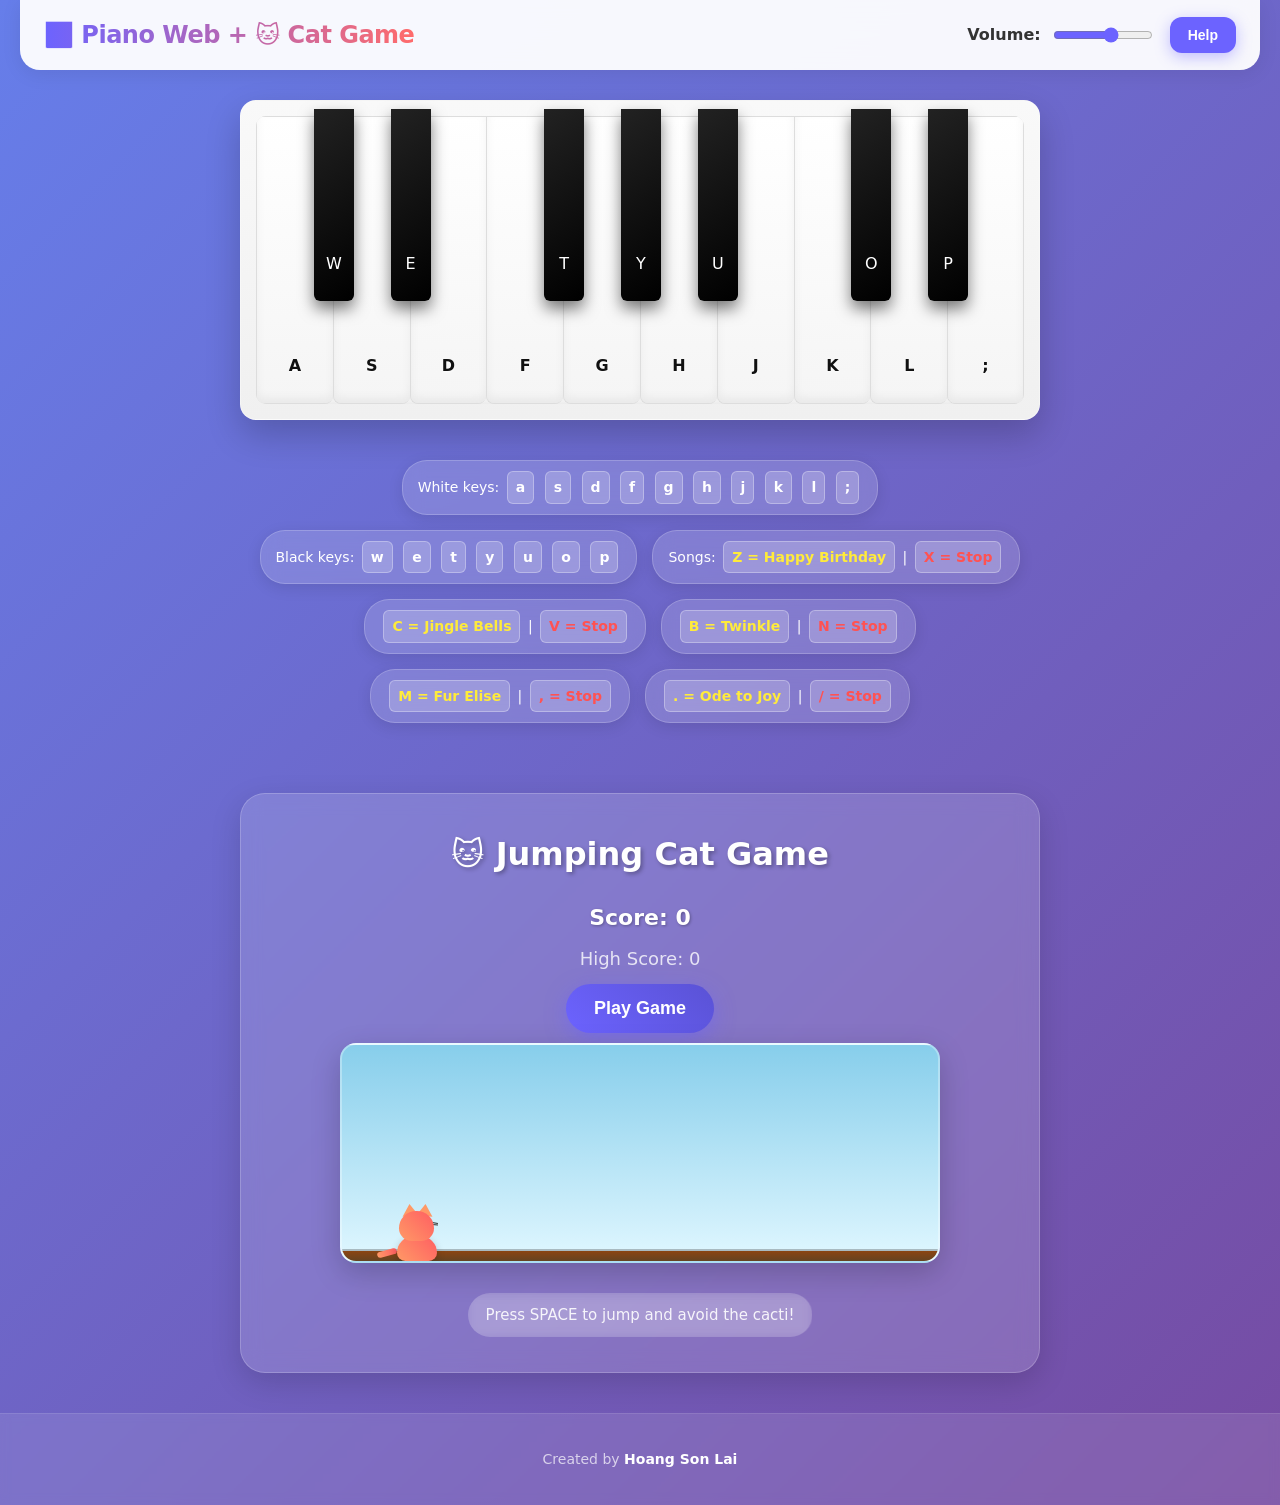
<file: games/piano&cat.html>
<!doctype html>
<html lang="en">
<head>
<meta charset="utf-8" />
<meta name="viewport" content="width=device-width,initial-scale=1" />
<title>Piano Web + Cat Game</title>
<style>
  :root{
    --white:#ffffff;
    --black:#000000;
    --gray:#f5f5f7;
    --accent:#ff4d4d;
    --kbd:#111;
    --primary: #6c63ff;
    --primary-dark: #5a52d5;
    --text-dark: #333;
    --text-light: #666;
    --shadow: 0 4px 20px rgba(0,0,0,0.08);
    --shadow-hover: 0 8px 30px rgba(0,0,0,0.12);
    --gradient-bg: linear-gradient(135deg, #667eea 0%, #764ba2 100%);
  }
  
  * {
    box-sizing: border-box;
  }
  
  body{
    margin:0;
    font-family: 'Segoe UI', system-ui, -apple-system, Roboto, "Helvetica Neue", Arial, sans-serif;
    background: var(--gradient-bg);
    display:flex;
    flex-direction:column;
    align-items:stretch;
    min-height:100vh;
    color: var(--text-dark);
    line-height: 1.6;
  }
  
  .top{
    padding: 16px 24px;
    display:flex;
    justify-content:space-between;
    align-items:center;
    background: rgba(255, 255, 255, 0.95);
    backdrop-filter: blur(15px);
    box-shadow: var(--shadow);
    position: sticky;
    top: 0;
    z-index: 100;
    border-radius: 0 0 20px 20px;
    margin: 0 20px;
  }
  
  h1{
    margin:0;
    font-size: 24px;
    font-weight: 800;
    background: linear-gradient(90deg, var(--primary), #ff6b6b);
    -webkit-background-clip: text;
    -webkit-text-fill-color: transparent;
    background-clip: text;
    letter-spacing: -0.5px;
  }
  
  .controls{
    display:flex;
    gap: 15px;
    align-items:center;
  }
  
  .btn{
    padding: 10px 18px;
    border-radius: 12px;
    border: none;
    background: var(--primary);
    color: white;
    cursor:pointer;
    font-weight: 600;
    transition: all 0.3s ease;
    box-shadow: 0 4px 15px rgba(108, 99, 255, 0.4);
    font-size: 14px;
  }
  
  .btn:hover {
    background: var(--primary-dark);
    transform: translateY(-3px);
    box-shadow: 0 6px 20px rgba(108, 99, 255, 0.5);
  }
  
  .btn:active{
    transform: translateY(-1px);
  }
  
  .container{
    padding: 30px 24px;
    display:flex;
    flex-direction:column;
    gap: 25px;
    align-items:center;
    flex: 1;
  }
  
  .piano{
    position:relative;
    width: 800px;
    max-width:96%;
    height:320px;
    user-select:none;
    box-shadow: 0 15px 35px rgba(0,0,0,0.2);
    background: linear-gradient(to bottom, #f9f9f9, #f0f0f0);
    border-radius: 16px;
    padding: 15px;
    transition: transform 0.3s ease, box-shadow 0.3s ease;
    border: 1px solid rgba(255,255,255,0.3);
  }
  
  .piano:hover {
    transform: translateY(-8px);
    box-shadow: 0 20px 40px rgba(0,0,0,0.25);
  }

  /* white keys layout */
  .white-keys{
    display:flex;
    height:100%;
    border-radius: 10px;
    overflow: hidden;
    box-shadow: inset 0 2px 5px rgba(0,0,0,0.1);
  }
  
  .white{
    position:relative;
    flex:0 0 calc(100% / 10);
    margin-right:0;
    border-radius: 0 0 8px 8px;
    box-sizing:border-box;
    border: 1px solid #ddd;
    border-right: none;
    background: linear-gradient(to bottom, var(--white) 0%, #f5f5f5 100%);
    height:100%;
    display:flex;
    align-items:flex-end;
    justify-content:center;
    padding-bottom: 25px;
    transition: all .1s ease;
    cursor: pointer;
    box-shadow: inset 0 -5px 10px rgba(0,0,0,0.05);
  }
  
  .white:last-child {
    border-right: 1px solid #ddd;
  }
  
  .white:hover {
    background: linear-gradient(to bottom, #fefefe, #f8f8f8);
  }
  
  .white.active{ 
    background: linear-gradient(to bottom, var(--accent), #ff3333);
    box-shadow: inset 0 0 15px rgba(0,0,0,0.2);
  }

  .white .label{
    font-weight:800;
    color:#111;
    font-size:16px;
    background:transparent;
    text-shadow: 0 1px 3px rgba(255,255,255,0.9);
  }

  /* black keys */
  .black{
    position:absolute;
    width:calc(100% * 40 / 800);
    height:62%;
    background: linear-gradient(145deg, #222, #000);
    border-radius: 0 0 6px 6px;
    box-shadow: 0 8px 15px rgba(0,0,0,0.5);
    color:var(--white);
    display:flex;
    align-items:flex-end;
    justify-content:center;
    padding-bottom: 25px;
    z-index:2;
    transition: all .1s ease;
    cursor:pointer;
  }
  
  .black:hover {
    background: linear-gradient(145deg, #333, #111);
  }
  
  .black.active{ 
    background: linear-gradient(to bottom, var(--accent), #ff3333);
    transform:translateY(3px); 
    box-shadow: 0 3px 8px rgba(0,0,0,0.4);
  }

  .legend{
    display:flex;
    gap: 15px;
    flex-wrap:wrap;
    margin-top: 15px;
    justify-content: center;
    max-width: 800px;
  }
  
  .note-tag{
    font-size:14px;
    color: white;
    background: rgba(255,255,255,0.15);
    padding: 10px 15px;
    border-radius: 25px;
    box-shadow: 0 4px 15px rgba(0,0,0,0.1);
    backdrop-filter: blur(10px);
    border: 1px solid rgba(255,255,255,0.2);
    transition: all 0.3s ease;
  }
  
  .note-tag:hover {
    background: rgba(255,255,255,0.25);
    transform: translateY(-2px);
  }
  
  .volume{
    display:flex;
    align-items:center;
    gap:10px;
    font-weight: 600;
    color: var(--text-dark);
  }
  
  #vol {
    accent-color: var(--primary);
    width: 100px;
  }
  
  .shortcut{
    font-size:13px;
    color:#333;
  }
  
  /* Cat Game Styles */
  .game-section {
    margin-top: 40px;
    padding: 35px;
    border-top: 1px solid rgba(255,255,255,0.2);
    width: 100%;
    display: flex;
    flex-direction: column;
    align-items: center;
    background: rgba(255,255,255,0.15);
    border-radius: 25px;
    box-shadow: 0 10px 30px rgba(0,0,0,0.15);
    max-width: 800px;
    margin-left: auto;
    margin-right: auto;
    backdrop-filter: blur(10px);
    border: 1px solid rgba(255,255,255,0.2);
  }
  
  .game-title {
    font-size: 32px;
    margin-bottom: 20px;
    color: white;
    font-weight: 800;
    text-align: center;
    text-shadow: 2px 2px 4px rgba(0,0,0,0.3);
  }
  
  #gameContainer {
    position: relative;
    width: 600px;
    height: 220px;
    background: linear-gradient(to bottom, #87CEEB, #E0F7FF);
    border: 2px solid rgba(255,255,255,0.3);
    overflow: hidden;
    margin-bottom: 20px;
    border-radius: 16px;
    box-shadow: 0 10px 30px rgba(0,0,0,0.2);
  }
  
  #cat {
    position: absolute;
    width: 50px;
    height: 50px;
    bottom: 0;
    left: 50px;
    z-index: 10;
    transition: bottom 0.4s cubic-bezier(0.25, 0.46, 0.45, 0.94);
  }
  
  .cat-body {
    position: absolute;
    width: 40px;
    height: 25px;
    background: linear-gradient(45deg, #FF9966, #FF5E62);
    border-radius: 20px 20px 10px 10px;
    bottom: 0;
    left: 5px;
    box-shadow: 0 3px 8px rgba(0,0,0,0.2);
  }
  
  .cat-head {
    position: absolute;
    width: 35px;
    height: 30px;
    background: linear-gradient(45deg, #FF9966, #FF5E62);
    border-radius: 20px 20px 15px 15px;
    bottom: 20px;
    left: 7px;
    z-index: 2;
  }
  
  .cat-ear {
    position: absolute;
    width: 0;
    height: 0;
    border-left: 8px solid transparent;
    border-right: 8px solid transparent;
    border-bottom: 12px solid #FF9966;
    z-index: 1;
  }
  
  .cat-ear-left {
    bottom: 45px;
    left: 10px;
    transform: rotate(-5deg);
  }
  
  .cat-ear-right {
    bottom: 45px;
    left: 25px;
    transform: rotate(5deg);
  }
  
  .cat-tail {
    position: absolute;
    width: 20px;
    height: 6px;
    background: linear-gradient(to right, #FF9966, #FF5E62);
    border-radius: 3px;
    bottom: 5px;
    left: -15px;
    transform: rotate(-15deg);
    transition: transform 0.2s;
  }
  
  .cat-eye {
    position: absolute;
    width: 8px;
    height: 8px;
    background: #222;
    border-radius: 50%;
    bottom: 40px;
    animation: blink 3s infinite;
  }
  
  .cat-eye-left {
    left: 15px;
  }
  
  .cat-eye-right {
    left: 27px;
  }
  
  .cat-nose {
    position: absolute;
    width: 6px;
    height: 4px;
    background: #FF69B4;
    border-radius: 50%;
    bottom: 35px;
    left: 21px;
  }
  
  .cat-whisker {
    position: absolute;
    height: 1px;
    background: #333;
    width: 12px;
  }
  
  .whisker-left-1 {
    bottom: 38px;
    left: 8px;
    transform: rotate(-10deg);
  }
  
  .whisker-left-2 {
    bottom: 36px;
    left: 8px;
    transform: rotate(-5deg);
  }
  
  .whisker-right-1 {
    bottom: 38px;
    left: 34px;
    transform: rotate(10deg);
  }
  
  .whisker-right-2 {
    bottom: 36px;
    left: 34px;
    transform: rotate(5deg);
  }
  
  @keyframes blink {
    0%, 95%, 100% { transform: scaleY(1); }
    97% { transform: scaleY(0.1); }
  }
  
  .cat-jump .cat-tail {
    transform: rotate(10deg);
  }
  
  .cactus {
    position: absolute;
    width: 20px;
    background: linear-gradient(to bottom, #2ecc71, #27ae60);
    bottom: 0;
    border-radius: 10px 10px 0 0;
    z-index: 5;
    box-shadow: 0 3px 8px rgba(0,0,0,0.3);
  }
  
  .cloud {
    position: absolute;
    background: white;
    border-radius: 50%;
    opacity: 0.8;
  }
  
  .ground {
    position: absolute;
    width: 100%;
    height: 10px;
    background: linear-gradient(to bottom, #8B4513, #654321);
    bottom: 0;
    z-index: 1;
  }
  
  .ground-line {
    position: absolute;
    width: 100%;
    height: 2px;
    background: #333;
    bottom: 10px;
    opacity: 0.3;
  }

  .key-btn, .song-btn, .stop-btn {
    display: inline-block;
    padding: 4px 8px;
    margin: 0 3px;
    background: rgba(255,255,255,0.2);
    border: 1px solid rgba(255,255,255,0.3);
    border-radius: 6px;
    cursor: pointer;
    transition: all 0.3s ease;
    font-weight: 600;
    color: white;
  }

  .key-btn:hover, .song-btn:hover, .stop-btn:hover {
    background: rgba(255,255,255,0.3);
    transform: translateY(-2px);
    box-shadow: 0 4px 10px rgba(0,0,0,0.2);
  }

  .key-btn:active, .song-btn:active, .stop-btn:active {
    transform: translateY(0);
    background: rgba(255,255,255,0.4);
  }

  .song-btn {
    color: #ffeb3b;
  }

  .stop-btn {
    color: #ff5252;
  }
  
  #score {
    font-size: 22px;
    font-weight: bold;
    margin-bottom: 10px;
    color: white;
    text-shadow: 1px 1px 3px rgba(0,0,0,0.3);
  }
  
  #highScore {
    font-size: 18px;
    color: rgba(255,255,255,0.8);
    margin-bottom: 10px;
  }
  
  #startBtn {
    padding: 14px 28px;
    font-size: 18px;
    background: linear-gradient(45deg, var(--primary), var(--primary-dark));
    color: white;
    border: none;
    border-radius: 30px;
    cursor: pointer;
    margin-bottom: 10px;
    box-shadow: 0 6px 20px rgba(108, 99, 255, 0.5);
    transition: all 0.3s;
    font-weight: 700;
  }
  
  #startBtn:hover {
    transform: translateY(-3px);
    box-shadow: 0 8px 25px rgba(108, 99, 255, 0.6);
  }
  
  #startBtn:active {
    transform: translateY(-1px);
  }
  
  #gameOver {
    position: absolute;
    top: 50%;
    left: 50%;
    transform: translate(-50%, -50%);
    font-size: 36px;
    font-weight: bold;
    color: #ff4444;
    text-shadow: 3px 3px 6px rgba(0,0,0,0.5);
    display: none;
    z-index: 20;
  }
  
  .instructions {
    margin-top: 10px;
    font-size: 15px;
    color: rgba(255,255,255,0.9);
    text-align: center;
    background: rgba(255,255,255,0.15);
    padding: 10px 18px;
    border-radius: 25px;
    max-width: 400px;
    backdrop-filter: blur(5px);
  }

  footer{
    margin-top: 40px;
    padding: 20px;
    font-size: 14px;
    color: rgba(255,255,255,0.7);
    background: rgba(255,255,255,0.1);
    text-align: center;
    border-top: 1px solid rgba(255,255,255,0.1);
    backdrop-filter: blur(5px);
  }
  
  .creator {
    font-weight: 700;
    color: white;
  }

  @media (max-width:600px){
    .piano{height:240px}
    .white .label{font-size:14px}
    #gameContainer {
      width: 90%;
      height: 180px;
    }
    #cat {
      width: 40px;
      height: 40px;
    }
    .cactus {
      width: 15px;
    }
    .legend {
      gap: 10px;
    }
    .note-tag {
      font-size: 12px;
      padding: 8px 12px;
    }
    .top {
      padding: 12px 16px;
      margin: 0 10px;
    }
    h1 {
      font-size: 20px;
    }
    .container {
      padding: 20px 16px;
    }
    .game-section {
      padding: 25px 16px;
    }
    .game-title {
      font-size: 26px;
    }
  }
</style>
</head>
<body>

  <div class="top">
    <h1>🎹 Piano Web + 🐱 Cat Game</h1>
    <div class="controls">
      <div class="volume">Volume: <input id="vol" type="range" min="0" max="1" step="0.01" value="0.6" /></div>
      <button class="btn" id="help">Help</button>
    </div>
  </div>

  <div class="container">
    <div class="piano" id="piano" tabindex="0">
      <div class="white-keys" id="whiteKeys">
        <!-- white keys will be injected by JS -->
      </div>

      <!-- black keys will be absolute positioned by JS -->
      <div id="blackKeysContainer"></div>
    </div>

    <div class="legend">
      <div class="note-tag">White keys: <span class="key-btn">a</span> <span class="key-btn">s</span> <span class="key-btn">d</span> <span class="key-btn">f</span> <span class="key-btn">g</span> <span class="key-btn">h</span> <span class="key-btn">j</span> <span class="key-btn">k</span> <span class="key-btn">l</span> <span class="key-btn">;</span></div>
      <div class="note-tag">Black keys: <span class="key-btn">w</span> <span class="key-btn">e</span> <span class="key-btn">t</span> <span class="key-btn">y</span> <span class="key-btn">u</span> <span class="key-btn">o</span> <span class="key-btn">p</span></div>
      <div class="note-tag">Songs: <span class="song-btn" data-song="happy_birthday">Z = Happy Birthday</span> | <span class="stop-btn">X = Stop</span></div>
      <div class="note-tag"><span class="song-btn" data-song="jingle_bells">C = Jingle Bells</span> | <span class="stop-btn">V = Stop</span></div>
      <div class="note-tag"><span class="song-btn" data-song="twinkle">B = Twinkle</span> | <span class="stop-btn">N = Stop</span></div>
      <div class="note-tag"><span class="song-btn" data-song="fur_elise">M = Fur Elise</span> | <span class="stop-btn">, = Stop</span></div>
      <div class="note-tag"><span class="song-btn" data-song="ode_to_joy">. = Ode to Joy</span> | <span class="stop-btn">/ = Stop</span></div>
    </div>
  </div>

  <!-- Cat Game Section -->
  <div class="game-section">
    <div class="game-title">🐱 Jumping Cat Game</div>
    <div id="score">Score: 0</div>
    <div id="highScore">High Score: 0</div>
    <button id="startBtn">Play Game</button>
    <div id="gameContainer">
      <div id="cat">
        <div class="cat-tail"></div>
        <div class="cat-body"></div>
        <div class="cat-head"></div>
        <div class="cat-ear cat-ear-left"></div>
        <div class="cat-ear cat-ear-right"></div>
        <div class="cat-eye cat-eye-left"></div>
        <div class="cat-eye cat-eye-right"></div>
        <div class="cat-nose"></div>
        <div class="cat-whisker whisker-left-1"></div>
        <div class="cat-whisker whisker-left-2"></div>
        <div class="cat-whisker whisker-right-1"></div>
        <div class="cat-whisker whisker-right-2"></div>
      </div>
      <div class="ground"></div>
      <div class="ground-line"></div>
      <div id="gameOver">Game Over!</div>
    </div>
    <div class="instructions">Press SPACE to jump and avoid the cacti!</div>
  </div>
  
  <footer>
    <p>Created by <span class="creator">Hoang Son Lai</span></p>
  </footer>

<script>
// ======== CAT GAME CODE - IMPROVED ANIMATION ========
const cat = document.getElementById('cat');
const gameContainer = document.getElementById('gameContainer');
const scoreDisplay = document.getElementById('score');
const highScoreDisplay = document.getElementById('highScore');
const startBtn = document.getElementById('startBtn');
const gameOverDisplay = document.getElementById('gameOver');

let isJumping = false;
let isGameRunning = false;
let score = 0;
let highScore = localStorage.getItem('catHighScore') || 0;
let gameSpeed = 5;
let cactusInterval;
let scoreInterval;
let cloudInterval;

// Initialize high score display
highScoreDisplay.textContent = 'High Score: ' + highScore;

function startGame() {
  if (isGameRunning) return;
  
  // Reset game state
  isGameRunning = true;
  score = 0;
  gameSpeed = 5;
  isJumping = false;
  cat.style.bottom = '0';
  cat.classList.remove('cat-jump');
  gameOverDisplay.style.display = 'none';
  scoreDisplay.textContent = 'Score: 0';
  
  // Remove existing cacti and clouds
  document.querySelectorAll('.cactus, .cloud').forEach(el => el.remove());
  
  // Start game loops
  cactusInterval = setInterval(createCactus, 1500);
  cloudInterval = setInterval(createCloud, 3000);
  scoreInterval = setInterval(updateScore, 100);
  
  // Focus the game container for keyboard events
  gameContainer.focus();
}

function jump() {
  if (!isGameRunning || isJumping) return;
  
  isJumping = true;
  cat.classList.add('cat-jump');
  
  // Smooth jump animation using CSS transition
  cat.style.bottom = '120px';
  
  setTimeout(() => {
    cat.style.bottom = '0';
    setTimeout(() => {
      cat.classList.remove('cat-jump');
      isJumping = false;
    }, 400);
  }, 300);
}

function createCactus() {
  if (!isGameRunning) return;
  
  const cactus = document.createElement('div');
  cactus.classList.add('cactus');
  
  // Random cactus height (30px to 70px)
  const height = 30 + Math.random() * 40;
  cactus.style.height = height + 'px';
  cactus.style.left = '600px';
  
  gameContainer.appendChild(cactus);
  
  let cactusPosition = 600;
  const moveCactus = setInterval(() => {
    if (!isGameRunning) {
      clearInterval(moveCactus);
      cactus.remove();
      return;
    }
    
    cactusPosition -= gameSpeed;
    cactus.style.left = cactusPosition + 'px';
    
    // Improved collision detection
    const catRect = cat.getBoundingClientRect();
    const cactusRect = cactus.getBoundingClientRect();
    
    // More precise collision detection
    const collision = !(
      catRect.right < cactusRect.left + 10 ||
      catRect.left + 10 > cactusRect.right ||
      catRect.bottom < cactusRect.top + 5 ||
      catRect.top + 5 > cactusRect.bottom
    );
    
    if (collision) {
      gameOver();
      clearInterval(moveCactus);
      return;
    }
    
    // Remove cactus when off screen
    if (cactusPosition < -20) {
      clearInterval(moveCactus);
      cactus.remove();
    }
  }, 20);
}

function createCloud() {
  if (!isGameRunning) return;
  
  const cloud = document.createElement('div');
  cloud.classList.add('cloud');
  const size = 30 + Math.random() * 30;
  cloud.style.width = size + 'px';
  cloud.style.height = size / 1.5 + 'px';
  cloud.style.top = (20 + Math.random() * 60) + 'px';
  cloud.style.left = '600px';
  gameContainer.appendChild(cloud);
  
  let cloudPosition = 600;
  const moveCloud = setInterval(() => {
    if (!isGameRunning) {
      clearInterval(moveCloud);
      cloud.remove();
      return;
    }
    
    cloudPosition -= gameSpeed * 0.5;
    cloud.style.left = cloudPosition + 'px';
    
    if (cloudPosition < -50) {
      clearInterval(moveCloud);
      cloud.remove();
    }
  }, 20);
}

function updateScore() {
  if (!isGameRunning) return;
  
  score += 1;
  scoreDisplay.textContent = 'Score: ' + score;
  
  // Increase speed every 100 points
  if (score % 100 === 0) {
    gameSpeed += 0.5;
  }
  
  // Update high score
  if (score > highScore) {
    highScore = score;
    highScoreDisplay.textContent = 'High Score: ' + highScore;
    localStorage.setItem('catHighScore', highScore);
  }
}

function gameOver() {
  isGameRunning = false;
  gameOverDisplay.style.display = 'block';
  clearInterval(cactusInterval);
  clearInterval(cloudInterval);
  clearInterval(scoreInterval);
}

// Event listeners for cat game
startBtn.addEventListener('click', startGame);

document.addEventListener('keydown', (e) => {
  if (e.code === 'Space' && isGameRunning) {
    e.preventDefault(); // Prevent space from scrolling the page
    jump();
  }
});

// Also allow clicking to jump for mobile/touch devices
gameContainer.addEventListener('click', () => {
  if (isGameRunning) {
    jump();
  } else {
    startGame();
  }
});

// ======== PIANO GAME CODE (UNCHANGED) ========
const AudioContext = window.AudioContext || window.webkitAudioContext;
const ctx = new AudioContext();

let masterGain = ctx.createGain();
masterGain.gain.value = 0.6;
masterGain.connect(ctx.destination);

const setVolume = v => masterGain.gain.value = v;
document.getElementById('vol').addEventListener('input', e => setVolume(Number(e.target.value)));

const noteFrequencies = {
  'C4':261.63, 'C#4':277.18, 'D4':293.66, 'D#4':311.13,
  'E4':329.63, 'F4':349.23, 'F#4':369.99, 'G4':392.00,
  'G#4':415.30, 'A4':440.00, 'A#4':466.16, 'B4':493.88,
  'C5':523.25, 'C#5':554.37, 'D5':587.33, 'D#5':622.25,
  'E5':659.25, 'A5':880.00
};

const whiteKeysDef = [
  {note:'C4', key:'a'},
  {note:'D4', key:'s'},
  {note:'E4', key:'d'},
  {note:'F4', key:'f'},
  {note:'G4', key:'g'},
  {note:'A4', key:'h'},
  {note:'B4', key:'j'},
  {note:'C5', key:'k'},
  {note:'D5', key:'l'},
  {note:'E5', key:';'}
];

const blackKeysDef = [
  {note:'C#4', key:'w', leftIndex:0},
  {note:'D#4', key:'e', leftIndex:1},
  {note:'F#4', key:'t', leftIndex:3},
  {note:'G#4', key:'y', leftIndex:4},
  {note:'A#4', key:'u', leftIndex:5},
  {note:'C#5', key:'o', leftIndex:7},
  {note:'D#5', key:'p', leftIndex:8}
];

const activeOscillators = {};

function playNote(note, velocity=1, type='sine'){
  if (!noteFrequencies[note]) return;
  const osc = ctx.createOscillator();
  const gain = ctx.createGain();
  osc.type = type;
  osc.frequency.value = noteFrequencies[note];
  gain.gain.value = 0;
  osc.connect(gain);
  gain.connect(masterGain);
  osc.start();

  const now = ctx.currentTime;
  gain.gain.cancelScheduledValues(now);
  gain.gain.setValueAtTime(0, now);
  gain.gain.linearRampToValueAtTime(0.9 * velocity, now + 0.01);

  if (!activeOscillators[note]) activeOscillators[note] = [];
  activeOscillators[note].push({osc, gain});
}

function stopNote(note){
  const list = activeOscillators[note];
  if (!list || list.length===0) return;
  list.forEach(({osc,gain})=>{
    const now = ctx.currentTime;
    gain.gain.cancelScheduledValues(now);
    gain.gain.setValueAtTime(gain.gain.value, now);
    gain.gain.linearRampToValueAtTime(0, now + 0.08);
    osc.stop(now + 0.09);
    setTimeout(()=>{ try{gain.disconnect(); osc.disconnect();}catch(e){} }, 150);
  });
  activeOscillators[note] = [];
}

const whiteKeysContainer = document.getElementById('whiteKeys');
const blackKeysContainer = document.getElementById('blackKeysContainer');

const whiteKeyElems = [];
const blackKeyElems = [];

whiteKeysDef.forEach((k, idx) => {
  const div = document.createElement('div');
  div.className = 'white';
  div.dataset.note = k.note;
  div.dataset.key = k.key;
  div.innerHTML = `<div class="label">${k.key.toUpperCase()}</div>`;
  whiteKeysContainer.appendChild(div);
  whiteKeyElems.push(div);

  div.addEventListener('mousedown', e => {
    ensureAudioStarted();
    div.classList.add('active');
    playNote(k.note);
  });
  div.addEventListener('mouseup', e => {
    div.classList.remove('active');
    stopNote(k.note);
  });
  div.addEventListener('mouseleave', e => {
    if (e.buttons === 1){
      div.classList.remove('active');
      stopNote(k.note);
    }
  });
});

blackKeysDef.forEach((k)=>{
  const div = document.createElement('div');
  div.className = 'black';
  div.dataset.note = k.note;
  div.dataset.key = k.key;
  div.innerHTML = `<div class="label">${k.key.toUpperCase()}</div>`;
  blackKeysContainer.appendChild(div);
  blackKeyElems.push({elem:div, leftIndex:k.leftIndex});
  
  div.addEventListener('mousedown', e => {
    ensureAudioStarted();
    div.classList.add('active');
    playNote(k.note);
  });
  div.addEventListener('mouseup', e => {
    div.classList.remove('active');
    stopNote(k.note);
  });
  div.addEventListener('mouseleave', e => {
    if (e.buttons === 1){
      div.classList.remove('active');
      stopNote(k.note);
    }
  });
});

function positionBlackKeys(){
  const whiteRects = whiteKeyElems.map(w => w.getBoundingClientRect());
  const pianoRect = document.getElementById('piano').getBoundingClientRect();

  blackKeyElems.forEach(item => {
    const leftIdx = item.leftIndex;
    if (whiteRects[leftIdx]){
      const leftRect = whiteRects[leftIdx];
      const nextRect = whiteRects[leftIdx+1] || leftRect;
      const center = (leftRect.right + nextRect.left) / 2;
      const width = pianoRect.width * 0.05;
      item.elem.style.width = Math.max(32, Math.min(56, width)) + 'px';
      item.elem.style.left = (center - pianoRect.left - (parseFloat(item.elem.style.width)/2)) + 'px';
      item.elem.style.top = (pianoRect.top - pianoRect.top + 8) + 'px';
      item.elem.style.height = (pianoRect.height * 0.6) + 'px';
    }
  });
}

setTimeout(positionBlackKeys, 50);
window.addEventListener('resize', ()=> setTimeout(positionBlackKeys, 50));

const activeKeysSet = new Set();
const keyToNote = {};
whiteKeysDef.forEach(k => keyToNote[k.key] = k.note);
blackKeysDef.forEach(k => keyToNote[k.key] = k.note);

function highlightKeyByChar(ch, on){
  ch = ch.toLowerCase();
  whiteKeyElems.forEach(el => {
    if (el.dataset.key.toLowerCase() === ch){
      if (on) el.classList.add('active'); else el.classList.remove('active');
    }
  });
  blackKeyElems.forEach(o => {
    if (o.elem.dataset.key.toLowerCase() === ch){
      if (on) o.elem.classList.add('active'); else o.elem.classList.remove('active');
    }
  });
}

function ensureAudioStarted(){
  if (ctx.state === 'suspended'){
    ctx.resume();
  }
}

let autoPlaying = false;
let stopAutoPlay = false;

function playSongArray(songArray){
  stopAutoPlay = false;
  autoPlaying = true;
  (async ()=>{
    for (const [note, duration] of songArray){
      if (stopAutoPlay) break;
      const mapping = [...whiteKeysDef, ...blackKeysDef].find(k=>k.note===note);
      if (mapping){
        highlightKeyByChar(mapping.key, true);
      }
      ensureAudioStarted();
      playNote(note);
      await new Promise(r => setTimeout(r, Math.max(20, Math.round(duration * 1000))));
      stopNote(note);
      if (mapping){
        highlightKeyByChar(mapping.key, false);
      }
      await new Promise(r => setTimeout(r, 10));
    }
    autoPlaying = false;
    stopAutoPlay = false;
  })();
}

document.addEventListener('keydown', (e)=>{
  const ch = e.key;
  const lower = ch.toLowerCase();

  if (!autoPlaying){
    if (lower === 'z'){ playSongArray(happy_birthday); return; }
    if (lower === 'c'){ playSongArray(jingle_bells); return; }
    if (lower === 'b'){ playSongArray(twinkle_simple); return; }
    if (lower === 'm'){ playSongArray(fur_elise_easy); return; }
    if (ch === '.') { playSongArray(ode_to_joy); return; }
  } else {
    if (lower === 'x' || lower === 'v' || lower === 'n' || ch === ',' || ch === '/' ){
      stopAutoPlay = true;
      autoPlaying = false;
      return;
    }
  }

  if (keyToNote[lower] && !activeKeysSet.has(lower)){
    ensureAudioStarted();
    activeKeysSet.add(lower);
    const note = keyToNote[lower];
    highlightKeyByChar(lower, true);
    playNote(note);
  }
});

document.addEventListener('keyup', (e)=>{
  const lower = e.key.toLowerCase();
  if (activeKeysSet.has(lower)){
    const note = keyToNote[lower];
    stopNote(note);
    highlightKeyByChar(lower, false);
    activeKeysSet.delete(lower);
  }
});

document.getElementById('piano').addEventListener('click', ()=> document.getElementById('piano').focus());

function stopAllNotes(){
  for (const note in activeOscillators){
    if (activeOscillators[note]) stopNote(note);
  }
}

const happy_birthday = [
  ['C4',0.5],['C4',0.25],['D4',0.75],['C4',0.75],['F4',0.75],['E4',1.0],
  ['C4',0.5],['C4',0.25],['D4',0.75],['C4',0.75],['G4',0.75],['F4',1.0],
  ['C4',0.5],['C4',0.25],['C5',0.75],['A4',0.75],['F4',0.75],['E4',0.75],['D4',1.0],
  ['A#4',0.5],['A#4',0.25],['A4',0.75],['F4',0.75],['G4',0.75],['F4',1.0]
];

const jingle_bells = [
  ['E4',0.4], ['E4',0.4], ['E4',0.8],
  ['E4',0.4], ['E4',0.4], ['E4',0.8],
  ['E4',0.4], ['G4',0.4], ['C4',0.4], ['D4',0.4], ['E4',1.0],
  ['F4',0.4], ['F4',0.4], ['F4',0.4], ['F4',0.4],
  ['F4',0.4], ['E4',0.4], ['E4',0.4], ['E4',0.8],
  ['E4',0.4], ['D4',0.4], ['D4',0.4], ['E4',0.4],
  ['D4',0.4], ['G4',1.2]
];

const twinkle_simple = [
  ['C4',0.5], ['C4',0.5], ['G4',0.5], ['G4',0.5],
  ['A4',0.5], ['A4',0.5], ['G4',1.0],
  ['F4',0.5], ['F4',0.5], ['E4',0.5], ['E4',0.5],
  ['D4',0.5], ['D4',0.5], ['C4',1.0],
  ['G4',0.5], ['G4',0.5], ['F4',0.5], ['F4',0.5],
  ['E4',0.5], ['E4',0.5], ['D4',1.0],
  ['G4',0.5], ['G4',0.5], ['F4',0.5], ['F4',0.5],
  ['E4',0.5], ['E4',0.5], ['D4',1.0],
  ['C4',0.5], ['C4',0.5], ['G4',0.5], ['G4',0.5],
  ['A4',0.5], ['A4',0.5], ['G4',1.0],
  ['F4',0.5], ['F4',0.5], ['E4',0.5], ['E4',0.5],
  ['D4',0.5], ['D4',0.5], ['C4',1.0]
];

const fur_elise_easy = [
  ['E5',0.3], ['D#5',0.3], ['E5',0.3], ['D#5',0.3], ['E5',0.3],
  ['B4',0.3], ['D5',0.3], ['C5',0.3], ['A4',0.6],
  ['C4',0.3], ['E4',0.3], ['A4',0.3], ['B4',0.6],
  ['E4',0.3], ['G#4',0.3], ['B4',0.3], ['C5',0.6],
  ['E5',0.3], ['D#5',0.3], ['E5',0.3], ['D#5',0.3], ['E5',0.3],
  ['B4',0.3], ['D5',0.3], ['C5',0.3], ['A4',0.6],
  ['B4',0.3], ['C5',0.3], ['D5',0.3], ['E5',0.6],
  ['G#4',0.3], ['B4',0.3], ['C5',0.3], ['E5',0.6],
  ['A4',0.3], ['C5',0.3], ['E5',0.3], ['A5',0.8]
];

const ode_to_joy = [
  ['E4',0.5], ['E4',0.5], ['F4',0.5], ['G4',0.5],
  ['G4',0.5], ['F4',0.5], ['E4',0.5], ['D4',0.5],
  ['C4',0.5], ['C4',0.5], ['D4',0.5], ['E4',0.5],
  ['E4',0.75], ['D4',0.25], ['D4',1.0],
  ['E4',0.5], ['E4',0.5], ['F4',0.5], ['G4',0.5],
  ['G4',0.5], ['F4',0.5], ['E4',0.5], ['D4',0.5],
  ['C4',0.5], ['C4',0.5], ['D4',0.5], ['E4',0.5],
  ['D4',0.75], ['C4',0.25], ['C4',1.0]
];

document.getElementById('help').addEventListener('click', ()=>{
  alert(
`Instructions:
- White keys: a s d f g h j k l ;
- Black keys: w e t y u o p
- Auto-play songs (press once to start):
  Z = Happy Birthday  |  X = Stop
  C = Jingle Bells     |  V = Stop
  B = Twinkle Star     |  N = Stop
  M = Fur Elise        |  , (comma) = Stop
  . (period) = Ode to Joy  |  / = Stop
- Volume control in top right corner.`
  );
});

// Xử lý click vào các nút phím
document.querySelectorAll('.key-btn').forEach(btn => {
  btn.addEventListener('click', () => {
    const key = btn.textContent.toLowerCase();
    if (keyToNote[key] && !activeKeysSet.has(key)) {
      ensureAudioStarted();
      activeKeysSet.add(key);
      const note = keyToNote[key];
      highlightKeyByChar(key, true);
      playNote(note);
      
      // Tự động dừng sau 0.5 giây
      setTimeout(() => {
        stopNote(note);
        highlightKeyByChar(key, false);
        activeKeysSet.delete(key);
      }, 500);
    }
  });
});

// Xử lý click vào các bài hát
document.querySelectorAll('.song-btn').forEach(btn => {
  btn.addEventListener('click', () => {
    const songName = btn.getAttribute('data-song');
    playSongByName(songName);
  });
});

// Xử lý click vào nút stop
document.querySelectorAll('.stop-btn').forEach(btn => {
  btn.addEventListener('click', () => {
    stopAutoPlay = true;
    autoPlaying = false;
    // Dừng tất cả các nốt nhạc
    for (const note in activeOscillators) {
      if (activeOscillators[note]) stopNote(note);
    }
    // Bỏ highlight tất cả các phím
    whiteKeyElems.forEach(el => el.classList.remove('active'));
    blackKeyElems.forEach(o => o.elem.classList.remove('active'));
  });
});

// Hàm phát nhạc theo tên
function playSongByName(songName) {
  let songArray;
  switch(songName) {
    case 'happy_birthday':
      songArray = happy_birthday;
      break;
    case 'jingle_bells':
      songArray = jingle_bells;
      break;
    case 'twinkle':
      songArray = twinkle_simple;
      break;
    case 'fur_elise':
      songArray = fur_elise_easy;
      break;
    case 'ode_to_joy':
      songArray = ode_to_joy;
      break;
    default:
      return;
  }
  playSongArray(songArray);
}

window.addEventListener('beforeunload', ()=> {
  stopAllNotes();
  if (isGameRunning) {
    clearInterval(cactusInterval);
    clearInterval(cloudInterval);
    clearInterval(scoreInterval);
  }
});
</script>

</body>
</html>
</file>
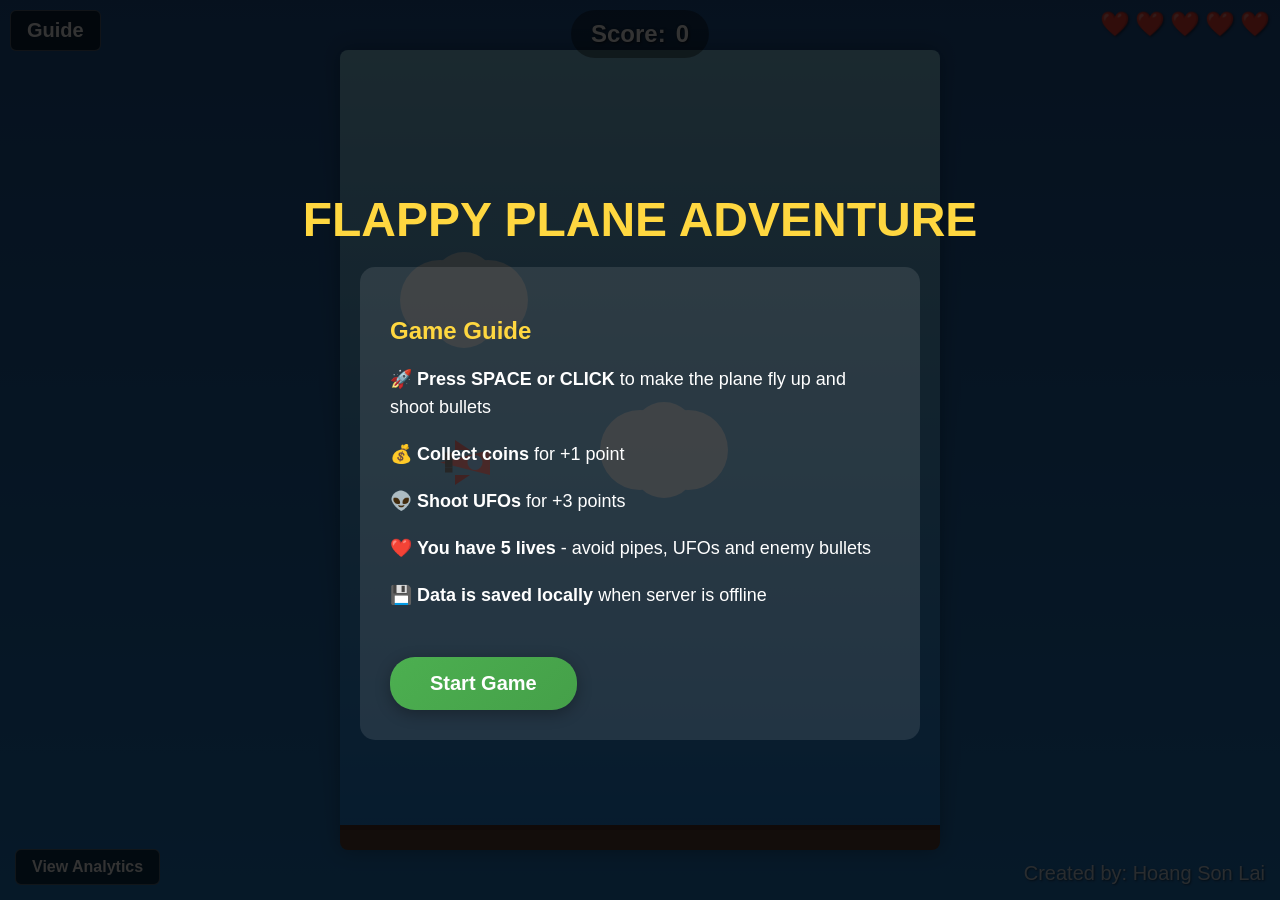
<file: games/plane.html>
<!DOCTYPE html>
<html lang="en">
<head>
<meta charset="UTF-8">
<meta name="viewport" content="width=device-width, initial-scale=1.0">
<title>Flappy Plane Adventure</title>
<style>
body { 
  margin: 0; 
  overflow: hidden; 
  background: linear-gradient(to bottom, #1e5799, #207cca);
  font-family: 'Segoe UI', Tahoma, Geneva, Verdana, sans-serif; 
  display: flex;
  justify-content: center;
  align-items: center;
  height: 100vh;
}
canvas { 
  display: block; 
  border-radius: 8px;
  box-shadow: 0 0 20px rgba(0, 0, 0, 0.3);
}

#ui {
  position: absolute;
  top: 10px;
  left: 10px;
  color: white;
  font-family: 'Segoe UI', Tahoma, Geneva, Verdana, sans-serif;
  text-shadow: 1px 1px 2px rgba(0,0,0,0.5);
  z-index: 10;
}
#guideBtn {
  background: rgba(0, 0, 0, 0.6);
  color: white;
  border: 1px solid rgba(255, 255, 255, 0.3);
  padding: 8px 16px;
  cursor: pointer;
  border-radius: 6px;
  font-weight: bold;
  transition: all 0.2s;
  font-size: 20px;
}
#guideBtn:hover { 
  background: rgba(0, 0, 0, 0.8);
  transform: translateY(-2px);
}
#author { 
  position: absolute;
  bottom: 15px;
  right: 15px;
  font-size: 20px;
  color: rgba(255, 255, 255, 0.8);
  text-shadow: 1px 1px 2px rgba(0,0,0,0.5);
}

#scoreBoard {
  position: absolute;
  top: 10px;
  left: 50%;
  transform: translateX(-50%);
  color: white;
  font-size: 24px;
  font-weight: bold;
  text-shadow: 1px 1px 3px rgba(0,0,0,0.7);
  background: rgba(0, 0, 0, 0.4);
  padding: 10px 20px;
  border-radius: 30px;
  z-index: 10;
  display: flex;
  align-items: center;
  gap: 10px;
}

#lives {
  position: absolute;
  top: 10px;
  right: 10px;
  display: flex;
  gap: 5px;
  z-index: 10;
}

.heart {
  font-size: 24px;
  filter: drop-shadow(1px 1px 1px rgba(0,0,0,0.5));
}

#analyticsBtn {
  position: absolute;
  bottom: 15px;
  left: 15px;
  background: rgba(0, 0, 0, 0.6);
  color: white;
  border: 1px solid rgba(255, 255, 255, 0.3);
  padding: 8px 16px;
  cursor: pointer;
  border-radius: 6px;
  font-weight: bold;
  transition: all 0.2s;
  font-size: 16px;
}
#analyticsBtn:hover { 
  background: rgba(0, 0, 0, 0.8);
  transform: translateY(-2px);
}

/* Thêm style cho restart button */
#restartBtn {
  position: absolute;
  bottom: 60px;
  left: 50%;
  transform: translateX(-50%);
  background: linear-gradient(135deg, #4CAF50, #45a049);
  color: white;
  border: none;
  padding: 12px 30px;
  cursor: pointer;
  border-radius: 25px;
  font-weight: bold;
  font-size: 18px;
  transition: all 0.3s ease;
  box-shadow: 0 4px 15px rgba(0, 0, 0, 0.3);
  z-index: 20;
  display: none;
}

#restartBtn:hover { 
  transform: translateX(-50%) translateY(-2px);
  box-shadow: 0 6px 20px rgba(0, 0, 0, 0.4);
}

/* Thêm loading indicator */
#loadingIndicator {
  position: absolute;
  top: 50%;
  left: 50%;
  transform: translate(-50%, -50%);
  background: rgba(0, 0, 0, 0.8);
  color: white;
  padding: 20px;
  border-radius: 10px;
  z-index: 100;
  display: none;
}

/* Style cho start screen */
#startScreen {
  position: absolute;
  top: 0;
  left: 0;
  width: 100%;
  height: 100%;
  background: rgba(0, 0, 0, 0.8);
  display: flex;
  flex-direction: column;
  justify-content: center;
  align-items: center;
  z-index: 50;
  color: white;
}

#startButton {
  background: linear-gradient(135deg, #4CAF50, #45a049);
  color: white;
  border: none;
  padding: 15px 40px;
  font-size: 20px;
  font-weight: bold;
  border-radius: 25px;
  cursor: pointer;
  margin-top: 30px;
  transition: all 0.3s ease;
  box-shadow: 0 4px 15px rgba(0, 0, 0, 0.3);
}

#startButton:hover {
  transform: translateY(-3px);
  box-shadow: 0 6px 20px rgba(0, 0, 0, 0.4);
}

/* Notification style - Ẩn hoàn toàn */
#notification {
  display: none !important;
}

#syncBtn {
  background: white;
  color: #ff9800;
  border: none;
  padding: 5px 10px;
  border-radius: 3px;
  cursor: pointer;
  margin-top: 5px;
  font-weight: bold;
}
</style>
</head>
<body>
<div id="ui">
  <button id="guideBtn">Guide</button>
</div>

<div id="scoreBoard">
  <span>Score:</span>
  <span id="scoreValue">0</span>
</div>
<div id="lives"></div>
<button id="analyticsBtn">View Analytics</button>
<button id="restartBtn">Play Again</button>
<div id="author">Created by: Hoang Son Lai</div>

<div id="notification"></div>

<div id="startScreen">
  <h1 style="font-size: 48px; margin-bottom: 20px; color: #FFD740;">FLAPPY PLANE ADVENTURE</h1>
  <div style="background: rgba(255, 255, 255, 0.1); padding: 30px; border-radius: 15px; max-width: 500px;">
    <h2 style="color: #FFD740; margin-bottom: 20px;">Game Guide</h2>
    <div style="text-align: left; font-size: 18px; line-height: 1.6;">
      <p>🚀 <strong>Press SPACE or CLICK</strong> to make the plane fly up and shoot bullets</p>
      <p>💰 <strong>Collect coins</strong> for +1 point</p>
      <p>👽 <strong>Shoot UFOs</strong> for +3 points</p>
      <p>❤️ <strong>You have 5 lives</strong> - avoid pipes, UFOs and enemy bullets</p>
      <p>💾 <strong>Data is saved locally</strong> when server is offline</p>
    </div>
    <button id="startButton">Start Game</button>
  </div>
</div>

<div id="loadingIndicator">
  Sending analytics data...
</div>

<canvas id="gameCanvas"></canvas>
<script>
// THÊM: Define server URL (thay bằng Render URL thực)
const SERVER_URL = 'https://world-of-games-and-data-2.onrender.com';  // Hoặc window.location.origin nếu game và server cùng domain

const canvas = document.getElementById('gameCanvas');
const ctx = canvas.getContext('2d');
// Mở rộng kích thước canvas
canvas.width = 600;
canvas.height = 800;

// Analytics tracking - THÊM CỜ KIỂM SOÁT
let gameAnalytics = {
    gameId: null,
    startTime: null,
    endTime: null,
    score: 0,
    coinsCollected: 0,
    ufosShot: 0,
    bulletsFired: 0,
    deathReason: null,
    gameDuration: 0,
    pipesPassed: 0,
    sent: false // THÊM: Đánh dấu đã gửi thành công
};

// THÊM: Hàng đợi analytics chưa gửi được
let pendingAnalytics = JSON.parse(localStorage.getItem('pendingPlaneAnalytics') || '[]');
let isSyncing = false; // THÊM: Tránh đồng bộ trùng lặp

// Game state - THÊM BIẾN KIỂM SOÁT
let showGuide = false;
let plane = { 
    x: 100, 
    y: 400, 
    width: 50, 
    height: 25, 
    dy: 0, 
    gravity: 0.4, 
    jump: -8,
    lives: 5,
    speed: 7
};
let isSendingAnalytics = false;
let gameStarted = false;
let gameActive = false;

// Game objects
let pipes = [], coins = [], enemies = [], bullets = [], enemyBullets = [];
let frame = 0, score = 0, gameOver = false;
let pipesPassed = 0;
let lastSpawnFrame = 0; // SỬA: Thêm biến theo dõi frame spawn gần nhất để tránh sinh đôi vật thể

// TĂNG TỐC ĐỘ DI CHUYỂN CỦA CÁC VẬT THỂ
const PIPE_SPEED = 3;
const ENEMY_SPEED = 3;
const COIN_SPEED = 3;
const BULLET_SPEED = 7;
const ENEMY_BULLET_SPEED = 6;

// THÊM: Hàm lưu analytics vào hàng đợi
function queueAnalytics(analyticsData) {
    analyticsData.timestamp = new Date().toISOString();
    analyticsData.sent = false;
    pendingAnalytics.push(analyticsData);
    
    // Giới hạn kích thước hàng đợi
    if (pendingAnalytics.length > 50) {
        pendingAnalytics = pendingAnalytics.slice(-50);
    }
    
    localStorage.setItem('pendingPlaneAnalytics', JSON.stringify(pendingAnalytics));
    
    // KHÔNG HIỂN THỊ THÔNG BÁO NỮA
    // if (pendingAnalytics.length > 1) {
    //     showNotification(`${pendingAnalytics.length} games waiting to sync`, 5000);
    // }
}

// THÊM: Hàm đồng bộ BATCH - GỬI NHIỀU GAME CÙNG LÚC
function syncBatchAnalytics(retryCount = 3) {
    if (isSyncing || pendingAnalytics.length === 0 || retryCount <= 0) return;
    
    isSyncing = true;
    const unsentGames = pendingAnalytics.filter(game => !game.sent);
    
    if (unsentGames.length === 0) {
        isSyncing = false;
        return;
    }
    
    console.log(`Syncing batch of ${unsentGames.length} games...`);
    // KHÔNG HIỂN THỊ THÔNG BÁO KHI ĐANG ĐỒNG BỘ
    // showNotification(`Syncing ${unsentGames.length} games...`, 0);
    
    // GỬI TẤT CẢ TRONG MỘT LẦN
    fetch(`${SERVER_URL}/api/sync-analytics`, {
        method: 'POST',
        headers: {
            'Content-Type': 'application/json',
        },
        body: JSON.stringify({ games: unsentGames })
    })
    .then(response => {
        if (response.ok) {
            return response.json();
        }
        throw new Error('Network response was not ok');
    })
    .then(data => {
        console.log('Batch sync successful:', data);
        
        // ĐÁNH DẤU TẤT CẢ ĐÃ GỬI THÀNH CÔNG
        const successfulIds = new Set(unsentGames.map(game => game.gameId));
        pendingAnalytics = pendingAnalytics.map(game => 
            successfulIds.has(game.gameId) ? { ...game, sent: true } : game
        );
        
        // LỌC RA NHỮNG GAME ĐÃ GỬI THÀNH CÔNG (giữ lại những game chưa gửi được)
        pendingAnalytics = pendingAnalytics.filter(game => !game.sent);
        
        localStorage.setItem('pendingPlaneAnalytics', JSON.stringify(pendingAnalytics));
        
        // KHÔNG HIỂN THỊ THÔNG BÁO THÀNH CÔNG
        // showNotification(`Successfully synced ${unsentGames.length} games!`, 3000);
        isSyncing = false;
    })
    .catch(error => {
        console.log('Batch sync failed:', error);
        // KHÔNG HIỂN THỊ THÔNG BÁO LỖI
        // showNotification('Sync failed - will retry later', 3000);
        isSyncing = false;
        // Retry sau 5s
        setTimeout(() => syncBatchAnalytics(retryCount - 1), 5000);
    });
}

// THÊM: Hàm để phân tích dữ liệu local khi server không khả dụng
function getLocalAnalytics() {
    try {
        const gamesHistory = JSON.parse(localStorage.getItem('planeGamesHistory') || '[]');
        const pending = JSON.parse(localStorage.getItem('pendingPlaneAnalytics') || '[]');
        
        return {
            gamesHistory: gamesHistory,
            pendingAnalytics: pending,
            totalGames: gamesHistory.length + pending.length
        };
    } catch (e) {
        console.log('Error reading local analytics:', e);
        return { gamesHistory: [], pendingAnalytics: [], totalGames: 0 };
    }
}

// THÊM: Kiểm tra kết nối server khi bắt đầu game
function checkServerConnection() {
    return fetch(`${SERVER_URL}/health`, {
        method: 'GET',
        signal: AbortSignal.timeout(60000) // Timeout sau 60 giây
    })
    .then(response => response.ok)
    .catch(() => false);
}

// THÊM: Hiển thị thông báo - ĐÃ VÔ HIỆU HÓA HOÀN TOÀN
function showNotification(message, duration = 3000) {
    // KHÔNG LÀM GÌ CẢ - ẨN HOÀN TOÀN THÔNG BÁO
    return;
}

// Create pipe + coin + UFO enemy
function createPipe() {
    let topHeight = Math.random()*200+100;
    let gap = 220;
    pipes.push({ x: canvas.width, y:0, width:70, height:topHeight });
    pipes.push({ x: canvas.width, y:topHeight+gap, width:70, height:canvas.height-(topHeight+gap) });
    coins.push({ x:canvas.width+35, y:topHeight+gap/2-10, width:25, height:25, collected:false });
    enemies.push({ 
        x: canvas.width+35, y: topHeight+gap/2-15, width:35, height:20, alive:true, 
        dy:1.5,
        topY:topHeight, bottomY:topHeight+gap-20, 
        shootCooldown: Math.floor(Math.random()*80+40)
    });
}

// Start new game analytics - TỐI ƯU HÓA
function startGameAnalytics() {
    gameAnalytics = {
        gameId: 'plane_' + Date.now(),
        startTime: new Date(),
        endTime: null,
        score: 0,
        coinsCollected: 0,
        ufosShot: 0,
        bulletsFired: 0,
        deathReason: null,
        gameDuration: 0,
        pipesPassed: 0,
        sent: false
    };
    gameStarted = true;
    gameActive = true;
    
    // KIỂM TRA SERVER VÀ ĐỒNG BỘ NHANH
    checkServerConnection().then(serverOnline => {
        if (serverOnline) {
            // Nếu có dữ liệu chờ và chưa đồng bộ, thực hiện đồng bộ batch
            const unsentCount = pendingAnalytics.filter(game => !game.sent).length;
            if (unsentCount > 0) {
                setTimeout(syncBatchAnalytics, 1000); // Đồng bộ sau 1 giây
            }
        } else {
            // KHÔNG HIỂN THỊ THÔNG BÁO "SERVER OFFLINE"
        }
    });
}

// Send analytics data - TỐI ƯU HÓA
function sendAnalyticsData() {
    if (isSendingAnalytics || !gameAnalytics.gameId || gameAnalytics.sent) return;
    
    isSendingAnalytics = true;
    
    if (gameAnalytics.gameId) {
        gameAnalytics.endTime = new Date();
        gameAnalytics.gameDuration = Math.floor((gameAnalytics.endTime - gameAnalytics.startTime) / 1000);
        gameAnalytics.score = score;
        
        console.log('Sending analytics:', gameAnalytics);
        
        // THỬ GỬI TRỰC TIẾP - NHANH HƠN
        fetch(`${SERVER_URL}/api/game-analytics`, {
            method: 'POST',
            headers: {
                'Content-Type': 'application/json',
            },
            body: JSON.stringify(gameAnalytics),
            signal: AbortSignal.timeout(2000) // Timeout nhanh hơn
        })
        .then(response => {
            if (!response.ok) {
                throw new Error('Network response was not ok');
            }
            return response.json();
        })
        .then(data => {
            console.log('Analytics sent successfully:', data);
            gameAnalytics.sent = true;
            isSendingAnalytics = false;
            storeLocalAnalytics();
        })
        .catch(error => {
            console.log('Direct send failed, queuing for batch sync:', error);
            
            // THÊM VÀO HÀNG ĐỢI VÀ SẼ ĐỒNG BỘ SAU
            queueAnalytics(gameAnalytics);
            isSendingAnalytics = false;
            storeLocalAnalytics();
        });
    }
}

// Store analytics locally
function storeLocalAnalytics() {
    try {
        let gamesHistory = JSON.parse(localStorage.getItem('planeGamesHistory') || '[]');
        
        // Chỉ thêm nếu chưa tồn tại
        const exists = gamesHistory.some(game => game.gameId === gameAnalytics.gameId);
        if (!exists) {
            gamesHistory.unshift(gameAnalytics);
            
            if (gamesHistory.length > 50) { // Giảm kích thước lưu trữ
                gamesHistory = gamesHistory.slice(0, 50);
            }
            
            localStorage.setItem('planeGamesHistory', JSON.stringify(gamesHistory));
        }
    } catch (e) {
        console.log('Local storage error:', e);
    }
}

// Loading indicator functions
function showLoadingIndicator() {
    document.getElementById('loadingIndicator').style.display = 'block';
}

function hideLoadingIndicator() {
    document.getElementById('loadingIndicator').style.display = 'none';
}

// Ẩn/hiện start screen
function showStartScreen() {
    document.getElementById('startScreen').style.display = 'flex';
}

function hideStartScreen() {
    document.getElementById('startScreen').style.display = 'none';
}

// Update game
function update(factor) {
    if(showGuide || gameOver || !gameActive) return;
    
    plane.dy += plane.gravity * factor; 
    plane.y += plane.dy * factor;

    // Track pipes passed
    pipesPassed = Math.max(pipesPassed, Math.floor(frame / 100));
    gameAnalytics.pipesPassed = pipesPassed;

    // Pipes collision
    for(let p of pipes){
        p.x -= PIPE_SPEED * factor;
        if(plane.x < p.x+p.width && plane.x+plane.width > p.x &&
           plane.y < p.y+p.height && plane.y+plane.height > p.y){
            gameAnalytics.deathReason = 'pipe';
            handleGameOver();
            return;
        }
    }

    // Coins collection
    for(let c of coins){
        c.x -= COIN_SPEED * factor;
        if(!c.collected && plane.x < c.x+c.width && plane.x+plane.width>c.x &&
           plane.y < c.y+c.height && plane.y+plane.height>c.y){
            score++; 
            gameAnalytics.coinsCollected++;
            c.collected=true;
            document.getElementById('scoreValue').textContent = score;
        }
    }

    // Enemies
    for(let e of enemies){
        e.x -= ENEMY_SPEED * factor; 
        e.y += e.dy * factor;
        if(e.y<e.topY || e.y+e.height>e.bottomY) e.dy*=-1;

        // UFO collision
        if(plane.x<e.x+e.width && plane.x+plane.width>e.x &&
           plane.y<e.y+e.height && plane.y+plane.height>e.y){
            plane.lives--;
            updateLivesDisplay();
            e.alive=false;
            if(plane.lives<=0) {
                gameAnalytics.deathReason = 'ufo_collision';
                handleGameOver();
                return;
            }
        }

        e.shootCooldown -= factor;
        if(e.shootCooldown<=0){
            enemyBullets.push({ x:e.x-5, y:e.y+e.height/2-2, width:10, height:5 });
            e.shootCooldown=Math.floor(Math.random()*80+40);
        }
    }

    // Player bullets
    for(let b of bullets){
        b.x += BULLET_SPEED * factor;
        for(let e of enemies){
            if(e.alive && b.x < e.x+e.width && b.x+b.width>e.x &&
               b.y < e.y+e.height && b.y+b.height>e.y){
                e.alive=false; b.hit=true; score+=3;
                gameAnalytics.ufosShot++;
                document.getElementById('scoreValue').textContent = score;
            }
        }
    }

    // Enemy bullets
    for(let eb of enemyBullets){
        eb.x -= ENEMY_BULLET_SPEED * factor;
        if(plane.x<eb.x+eb.width && plane.x+plane.width>eb.x &&
           plane.y<eb.y+eb.height && plane.y+plane.height>eb.y){
            plane.lives--;
            updateLivesDisplay();
            eb.hit=true;
            if(plane.lives<=0) {
                gameAnalytics.deathReason = 'enemy_bullet';
                handleGameOver();
                return;
            }
        }
    }

    // Remove offscreen objects
    pipes = pipes.filter(p=>p.x+p.width>0);
    coins = coins.filter(c=>c.x+c.width>0);
    enemies = enemies.filter(e=>e.x+e.width>0 && e.alive);
    bullets = bullets.filter(b=>b.x<canvas.width && !b.hit);
    enemyBullets = enemyBullets.filter(eb=>eb.x+eb.width>0 && !eb.hit);

    // Boundary check
    if(plane.y+plane.height>canvas.height || plane.y<0) {
        gameAnalytics.deathReason = plane.y+plane.height>canvas.height ? 'ground' : 'ceiling';
        handleGameOver();
        return;
    }
    
    // SỬA LẠI LOGIC SPAWN Ở ĐÂY: Cứ đủ 100 frame thì spawn, không quan tâm frame nhảy số lố bao nhiêu
    if (frame >= lastSpawnFrame) {
        createPipe();
        lastSpawnFrame += 100; 
    }
    frame += factor;
}

// Xử lý khi game over
function handleGameOver() {
    if (gameOver) return;
    
    gameOver = true;
    gameActive = false;
    showRestartButton();
    
    // GỬI NGAY LẬP TỨC - KHÔNG CHỜ
    sendAnalyticsData();
}

// Show restart button when game over
function showRestartButton() {
    const restartBtn = document.getElementById('restartBtn');
    restartBtn.style.display = 'block';
}

// Hide restart button when game starts
function hideRestartButton() {
    const restartBtn = document.getElementById('restartBtn');
    restartBtn.style.display = 'none';
}

// Các hàm draw... (giữ nguyên từ code trước)
function drawPlane(x,y,w,h){
    ctx.save(); 
    ctx.translate(x,y);
    ctx.fillStyle = '#FF5252';
    ctx.beginPath(); 
    ctx.moveTo(0, h/2); 
    ctx.lineTo(w, 0); 
    ctx.lineTo(w, h); 
    ctx.closePath(); 
    ctx.fill();
    
    ctx.fillStyle = '#D32F2F';
    ctx.beginPath();
    ctx.moveTo(w*0.3, h);
    ctx.lineTo(w*0.3, h+10);
    ctx.lineTo(w*0.6, h);
    ctx.closePath();
    ctx.fill();
    
    ctx.beginPath();
    ctx.moveTo(w*0.3, 0);
    ctx.lineTo(w*0.3, -10);
    ctx.lineTo(w*0.6, 0);
    ctx.closePath();
    ctx.fill();
    
    ctx.fillStyle = '#64B5F6';
    ctx.beginPath();
    ctx.ellipse(w*0.7, h/2, w*0.15, h*0.3, 0, 0, Math.PI*2);
    ctx.fill();
    
    ctx.fillStyle = '#424242';
    ctx.fillRect(w*0.1, h*0.3, w*0.15, h*0.4);
    ctx.fillRect(w*0.1, h*0.3-5, w*0.15, 5);
    ctx.fillRect(w*0.1, h*0.7, w*0.15, 5);
    
    ctx.restore();
}

function drawUFO(e){
    ctx.save(); 
    ctx.translate(e.x, e.y);
    
    const gradient = ctx.createRadialGradient(0, 0, 0, 0, 0, e.width/2);
    gradient.addColorStop(0, '#7B1FA2');
    gradient.addColorStop(1, '#4A148C');
    ctx.fillStyle = gradient;
    ctx.beginPath(); 
    ctx.ellipse(0, 0, e.width/2, e.height/2, 0, 0, Math.PI*2); 
    ctx.fill();
    
    ctx.fillStyle = 'rgba(179, 229, 252, 0.7)';
    ctx.beginPath(); 
    ctx.ellipse(0, -2, e.width/4, e.height/4, 0, 0, Math.PI*2); 
    ctx.fill();
    
    ctx.fillStyle = '#00E676';
    ctx.beginPath();
    ctx.arc(-e.width/4, e.height/3, 2, 0, Math.PI*2);
    ctx.fill();
    
    ctx.fillStyle = '#FF4081';
    ctx.beginPath();
    ctx.arc(e.width/4, e.height/3, 2, 0, Math.PI*2);
    ctx.fill();
    
    ctx.restore();
}

function drawPipe(x, y, width, height) {
    const gradient = ctx.createLinearGradient(x, y, x + width, y);
    gradient.addColorStop(0, '#388E3C');
    gradient.addColorStop(1, '#2E7D32');
    ctx.fillStyle = gradient;
    ctx.fillRect(x, y, width, height);
    
    ctx.fillStyle = '#1B5E20';
    ctx.fillRect(x - 5, y, 5, height);
    
    if (y === 0) {
        ctx.fillRect(x - 5, height, width + 5, 25);
    } else {
        ctx.fillRect(x - 5, y - 25, width + 5, 25);
    }
}

function drawCoin(c) {
    if (c.collected) return;
    
    ctx.save();
    ctx.translate(c.x + c.width/2, c.y + c.height/2);
    
    const gradient = ctx.createRadialGradient(0, 0, 0, 0, 0, c.width/2);
    gradient.addColorStop(0, '#FFD740');
    gradient.addColorStop(1, '#FFAB00');
    ctx.fillStyle = gradient;
    ctx.beginPath();
    ctx.arc(0, 0, c.width/2, 0, Math.PI*2);
    ctx.fill();
    
    ctx.fillStyle = '#FFC400';
    ctx.beginPath();
    ctx.arc(0, 0, c.width/3, 0, Math.PI*2);
    ctx.fill();
    
    ctx.fillStyle = 'rgba(255, 255, 255, 0.6)';
    ctx.beginPath();
    ctx.ellipse(-c.width/6, -c.width/6, c.width/8, c.width/5, Math.PI/4, 0, Math.PI*2);
    ctx.fill();
    
    ctx.restore();
}

function drawHeart(x, y, size) {
    ctx.save();
    ctx.translate(x, y);
    
    const gradient = ctx.createRadialGradient(0, 0, 0, 0, 0, size);
    gradient.addColorStop(0, '#FF5252');
    gradient.addColorStop(1, '#D32F2F');
    ctx.fillStyle = gradient;
    
    ctx.beginPath();
    let topCurveHeight = size * 0.3;
    ctx.moveTo(0, topCurveHeight);
    ctx.bezierCurveTo(0, 0, -size/2, 0, -size/2, topCurveHeight);
    ctx.bezierCurveTo(-size/2, (size+topCurveHeight)/2, 0, size, 0, size);
    ctx.bezierCurveTo(0, size, size/2, (size+topCurveHeight)/2, size/2, topCurveHeight);
    ctx.bezierCurveTo(size/2, 0, 0, 0, 0, topCurveHeight);
    ctx.closePath();
    ctx.fill();
    
    ctx.fillStyle = 'rgba(255, 255, 255, 0.4)';
    ctx.beginPath();
    ctx.ellipse(-size/6, size/6, size/8, size/6, Math.PI/4, 0, Math.PI*2);
    ctx.fill();
    
    ctx.restore();
}

// Update lives display
function updateLivesDisplay() {
    const livesContainer = document.getElementById('lives');
    livesContainer.innerHTML = '';
    
    for (let i = 0; i < plane.lives; i++) {
        const heart = document.createElement('div');
        heart.innerHTML = '❤️';
        heart.className = 'heart';
        livesContainer.appendChild(heart);
    }
}

// Draw game
function draw(){
    const gradient = ctx.createLinearGradient(0, 0, 0, canvas.height);
    gradient.addColorStop(0, '#87CEEB');
    gradient.addColorStop(1, '#1E88E5');
    ctx.fillStyle = gradient;
    ctx.fillRect(0, 0, canvas.width, canvas.height);
    
    ctx.fillStyle = 'rgba(255, 255, 255, 0.7)';
    for (let i = 0; i < 3; i++) {
        const x = (frame * 0.5 + i * 200) % (canvas.width + 200) - 100;
        const y = 100 + i * 150;
        drawCloud(x, y, 80);
    }
    
    if(showGuide){
        drawGuideScreen();
        return;
    }

    pipes.forEach(p => drawPipe(p.x, p.y, p.width, p.height));
    coins.forEach(drawCoin);
    enemies.forEach(drawUFO);
    
    ctx.fillStyle = '#FFD740';
    bullets.forEach(b => {
        ctx.fillRect(b.x, b.y, b.width, b.height);
        ctx.fillStyle = 'rgba(255, 215, 64, 0.3)';
        ctx.fillRect(b.x-2, b.y-2, b.width+4, b.height+4);
        ctx.fillStyle = '#FFD740';
    });
    
    ctx.fillStyle = '#2196F3';
    enemyBullets.forEach(eb => {
        ctx.fillRect(eb.x, eb.y, eb.width, eb.height);
        ctx.fillStyle = 'rgba(33, 150, 243, 0.3)';
        ctx.fillRect(eb.x-2, eb.y-2, eb.width+4, eb.height+4);
        ctx.fillStyle = '#2196F3';
    });
    
    drawPlane(plane.x, plane.y, plane.width, plane.height);
    
    ctx.fillStyle = '#5D4037';
    ctx.fillRect(0, canvas.height - 25, canvas.width, 25);
    ctx.fillStyle = '#4E342E';
    ctx.fillRect(0, canvas.height - 25, canvas.width, 5);
    
    if(gameOver){
        drawGameOverScreen();
    }
}

function drawCloud(x, y, size) {
    ctx.save();
    ctx.translate(x, y);
    
    ctx.fillStyle = 'rgba(255, 255, 255, 0.7)';
    ctx.beginPath();
    ctx.arc(0, 0, size * 0.5, 0, Math.PI * 2);
    ctx.arc(size * 0.3, -size * 0.2, size * 0.4, 0, Math.PI * 2);
    ctx.arc(size * 0.6, 0, size * 0.5, 0, Math.PI * 2);
    ctx.arc(size * 0.3, size * 0.2, size * 0.4, 0, Math.PI * 2);
    ctx.fill();
    
    ctx.restore();
}

function drawGuideScreen() {
    ctx.fillStyle = 'rgba(0, 0, 0, 0.7)';
    ctx.fillRect(0, 0, canvas.width, canvas.height);
    
    ctx.fillStyle = '#FFD740';
    ctx.font = 'bold 36px sans-serif';
    ctx.textAlign = 'center';
    ctx.fillText('FLAPPY PLANE GUIDE', canvas.width/2, 80);
    
    ctx.fillStyle = 'white';
    ctx.font = '20px sans-serif';
    ctx.textAlign = 'left';
    
    const instructions = [
        '- Press SPACE to make the plane jump',
        '- Press SPACE to shoot bullets at UFOs',
        '- Collect coins for +1 point',
        '- Shoot UFOs for +3 points',
        '- Avoid pipes, UFOs, and enemy bullets',
        '- Colliding with UFOs or bullets loses 1 heart'
    ];
    
    instructions.forEach((text, index) => {
        ctx.fillText(text, 60, 150 + index * 50);
    });
    
    ctx.fillStyle = '#4CAF50';
    ctx.fillRect(canvas.width/2 - 100, 500, 200, 60);
    ctx.fillStyle = 'white';
    ctx.font = 'bold 24px sans-serif';
    ctx.textAlign = 'center';
    ctx.fillText('START GAME', canvas.width/2, 540);
}

function drawGameOverScreen() {
    ctx.fillStyle = 'rgba(0, 0, 0, 0.7)';
    ctx.fillRect(0, 0, canvas.width, canvas.height);
    
    ctx.fillStyle = '#FF5252';
    ctx.font = 'bold 56px sans-serif';
    ctx.textAlign = 'center';
    ctx.fillText('GAME OVER', canvas.width/2, canvas.height/2 - 60);
    
    ctx.fillStyle = 'white';
    ctx.font = '28px sans-serif';
    ctx.fillText(`Final Score: ${score}`, canvas.width/2, canvas.height/2);
    
    ctx.font = '18px sans-serif';
    ctx.fillText(`Coins: ${gameAnalytics.coinsCollected} | UFOs: ${gameAnalytics.ufosShot} | Bullets: ${gameAnalytics.bulletsFired}`, canvas.width/2, canvas.height/2 + 30);
    
    const localData = getLocalAnalytics();
    ctx.font = '16px sans-serif';
    if (localData.pendingAnalytics.length > 0) {
        ctx.fillStyle = '#FFD740';
        ctx.fillText(`${localData.pendingAnalytics.length} games waiting to sync with server`, canvas.width/2, canvas.height/2 + 60);
    } else if (gameAnalytics.sent) {
        ctx.fillStyle = '#4CAF50';
        ctx.fillText('Game data successfully saved!', canvas.width/2, canvas.height/2 + 60);
    } else {
        ctx.fillStyle = '#FF9800';
        ctx.fillText('Game data saved locally', canvas.width/2, canvas.height/2 + 60);
    }
    
    ctx.fillStyle = '#FFD740';
    ctx.font = '24px sans-serif';
    ctx.fillText('Click Play Again button to play again', canvas.width/2, canvas.height/2 + 90);
}

// Game loop
let lastTime = performance.now();
function loop(){ 
    let now = performance.now();
    let delta = (now - lastTime) / 1000;
    lastTime = now;
    let factor = delta * 60;
    update(factor); 
    draw(); 
    requestAnimationFrame(loop); 
}

// Event listeners
document.getElementById('guideBtn').addEventListener('click',() => {
    showGuide = true;
});

document.getElementById('analyticsBtn').addEventListener('click',() => {
    window.location.href = '../analysis.html';
});

document.getElementById('startButton').addEventListener('click', startGame);
document.getElementById('restartBtn').addEventListener('click', resetGame);

document.addEventListener('keydown', e => {
    if(e.code === 'Space'){
        e.preventDefault();
        
        if(showGuide){ 
            showGuide = false; 
            return; 
        } 
        
        if(gameActive && !gameOver) {
            plane.dy = plane.jump;
            bullets.push({ x:plane.x+plane.width, y:plane.y+plane.height/2-2, width:10, height:5, hit:false });
            gameAnalytics.bulletsFired++;
        }
    }
});

canvas.addEventListener('click', e => {
    const rect = canvas.getBoundingClientRect();
    const x = e.clientX - rect.left;
    const y = e.clientY - rect.top;
    
    if(showGuide){ 
        if (x >= canvas.width/2 - 100 && x <= canvas.width/2 + 100 &&
            y >= 500 && y <= 560) {
            showGuide = false; 
        }
        return; 
    } 
    
    if(gameActive && !gameOver) {
        plane.dy = plane.jump;
        bullets.push({ x:plane.x+plane.width, y:plane.y+plane.height/2-2, width:10, height:5, hit:false });
        gameAnalytics.bulletsFired++;
    }
});

canvas.addEventListener('touchstart', e => {
    e.preventDefault();
    const touch = e.touches[0];
    const rect = canvas.getBoundingClientRect();
    const x = touch.clientX - rect.left;
    const y = touch.clientY - rect.top;
    
    if(showGuide){ 
        if (x >= canvas.width/2 - 100 && x <= canvas.width/2 + 100 &&
            y >= 500 && y <= 560) {
            showGuide = false; 
        }
        return; 
    } 
    
    if(gameActive && !gameOver) {
        plane.dy = plane.jump;
        bullets.push({ x:plane.x+plane.width, y:plane.y+plane.height/2-2, width:10, height:5, hit:false });
        gameAnalytics.bulletsFired++;
    }
});

function startGame() {
    hideStartScreen();
    startGameAnalytics();
}

function resetGame(){
    plane.y = 400; 
    plane.dy = 0; 
    plane.lives = 5;
    pipes = []; 
    coins = []; 
    enemies = []; 
    bullets = []; 
    enemyBullets = [];
    score = 0; 
    frame = 0; 
    pipesPassed = 0;
    lastSpawnFrame = 0; // SỬA: Reset biến theo dõi khi chơi lại
    gameOver = false;
    isSendingAnalytics = false;
    
    document.getElementById('scoreValue').textContent = score;
    updateLivesDisplay();
    hideRestartButton();
    hideLoadingIndicator();
    
    startGameAnalytics();
}

// Initialize
updateLivesDisplay();
hideRestartButton();
hideLoadingIndicator();
showStartScreen();

// THÊM: Kiểm tra và đồng bộ khi khởi động
window.addEventListener('load', () => {
    const localData = getLocalAnalytics();
    const unsentCount = localData.pendingAnalytics.filter(game => !game.sent).length;
    
    if (unsentCount > 0) {
        console.log(`Found ${unsentCount} unsent games`);
        // Thử đồng bộ sau 3 giây khi trang load xong
        setTimeout(() => {
            checkServerConnection().then(online => {
                if (online) {
                    syncBatchAnalytics();
                }
            });
        }, 3000);
    }
});

loop();
</script>
</body>
</html>
</file>
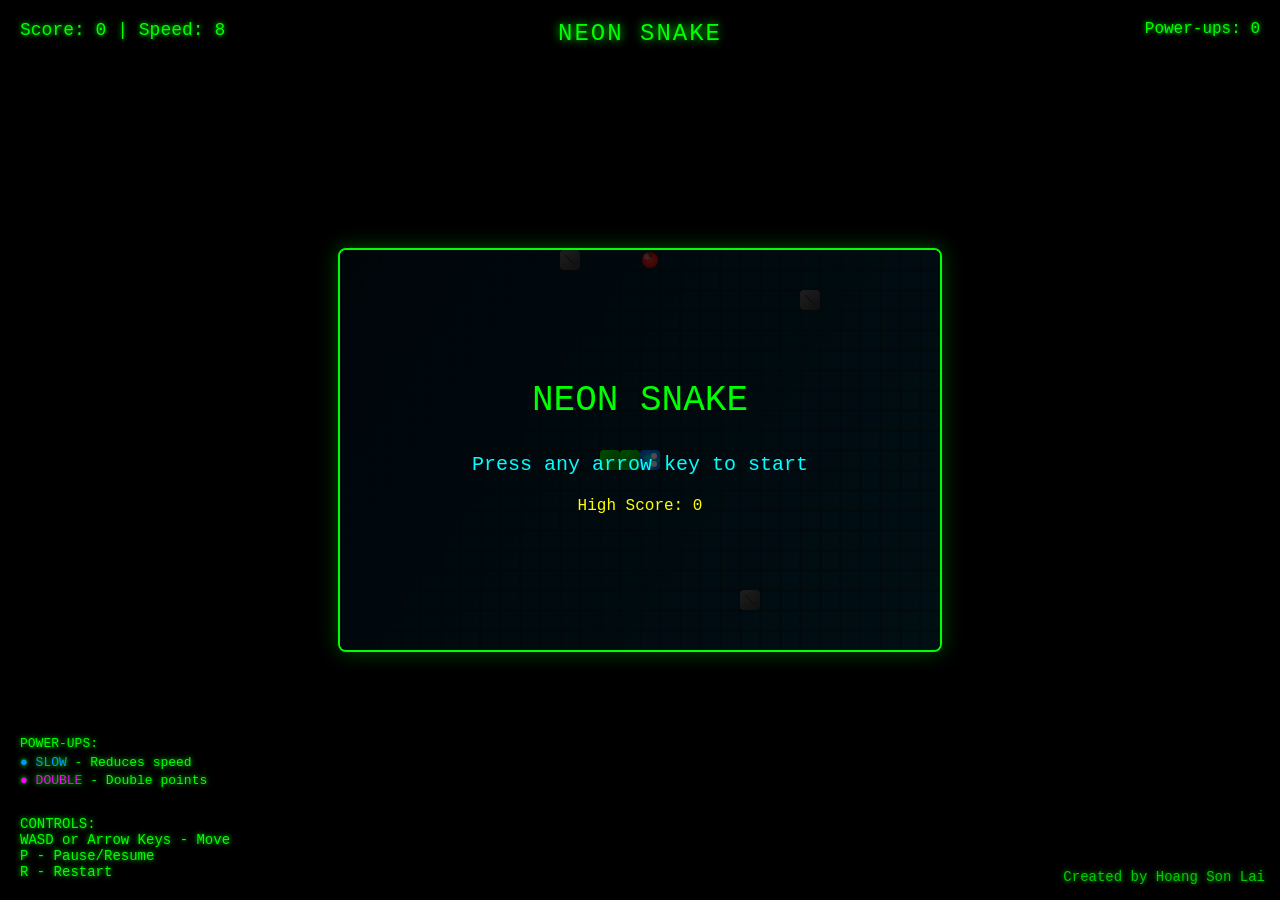
<file: games/snake.html>
<!DOCTYPE html>
<html lang="en">
<head>
<meta charset="UTF-8" />
<title>Snake Game</title>
<style>
  body { 
    background: #000; 
    display: flex; 
    justify-content: center; 
    align-items: center; 
    height: 100vh; 
    margin: 0; 
    font-family: 'Segoe UI', Tahoma, Geneva, Verdana, sans-serif;
    overflow: hidden;
  }
  canvas { 
    background: #000; 
    box-shadow: 0 0 20px rgba(0, 255, 0, 0.3);
    border: 2px solid #0f0;
    border-radius: 8px;
  }
  #info { 
    position: absolute; 
    top: 20px; 
    left: 20px; 
    color: #0f0; 
    font-family: 'Courier New', monospace; 
    font-size: 18px;
    text-shadow: 0 0 5px #0f0;
  }
  #controls {
    position: absolute;
    bottom: 20px;
    left: 20px;
    color: #0f0;
    font-family: 'Courier New', monospace;
    font-size: 14px;
    text-shadow: 0 0 5px #0f0;
  }
  #game-over {
    position: absolute;
    top: 50%;
    left: 50%;
    transform: translate(-50%, -50%);
    background: rgba(0, 0, 0, 0.8);
    padding: 30px;
    border-radius: 10px;
    border: 2px solid #f00;
    text-align: center;
    color: white;
    display: none;
    box-shadow: 0 0 20px rgba(255, 0, 0, 0.5);
    z-index: 10;
  }
  #game-over h2 {
    color: #f00;
    margin-top: 0;
    font-size: 36px;
    text-shadow: 0 0 10px #f00;
  }
  #restart-btn {
    background: #f00;
    color: white;
    border: none;
    padding: 10px 20px;
    font-size: 18px;
    border-radius: 5px;
    cursor: pointer;
    margin-top: 20px;
    transition: all 0.3s;
  }
  #restart-btn:hover {
    background: #ff3333;
    transform: scale(1.05);
  }
  #powerup-indicator {
    position: absolute;
    top: 20px;
    right: 20px;
    color: #0f0;
    font-family: 'Courier New', monospace;
    font-size: 16px;
    text-shadow: 0 0 5px #0f0;
  }
  #title {
    position: absolute;
    top: 20px;
    left: 50%;
    transform: translateX(-50%);
    color: #0f0;
    font-family: 'Courier New', monospace;
    font-size: 24px;
    text-shadow: 0 0 10px #0f0;
    letter-spacing: 2px;
  }
  #author {
    position: absolute;
    bottom: 15px;
    right: 15px;
    color: #0f0;
    font-family: 'Courier New', monospace;
    font-size: 14px;
    text-shadow: 0 0 5px #0f0;
    opacity: 0.8;
  }
  #powerup-info {
    position: absolute;
    bottom: 110px;
    left: 20px;
    color: #0f0;
    font-family: 'Courier New', monospace;
    font-size: 13px;
    text-shadow: 0 0 5px #0f0;
    line-height: 1.4;
  }
</style>
</head>
<body>
<div id="title">NEON SNAKE</div>
<canvas id="game" width="600" height="400"></canvas>
<div id="info">Score: 0 | Speed: 8</div>
<div id="powerup-indicator">Power-ups: 0</div>
<div id="controls">
  <div>CONTROLS:</div>
  <div>WASD or Arrow Keys - Move</div>
  <div>P - Pause/Resume</div>
  <div>R - Restart</div>
</div>
<div id="powerup-info">
  <div>POWER-UPS:</div>
  <div><span style="color:#0099ff">● SLOW</span> - Reduces speed</div>
  <div><span style="color:#ff00ff">● DOUBLE</span> - Double points</div>
</div>
<div id="author">Created by Hoang Son Lai</div>
<div id="game-over">
  <h2>GAME OVER</h2>
  <p id="final-score">Final Score: 0</p>
  <p id="high-score">High Score: 0</p>
  <button id="restart-btn">PLAY AGAIN</button>
</div>
<script>
const CELL = 20;
const GRID_W = 30;
const GRID_H = 20;
const canvas = document.getElementById("game");
const ctx = canvas.getContext("2d");

// Giảm tốc độ cơ bản và tăng dần
let fps = 8; // Giảm từ 10 xuống 8
let maxFps = 15; // Giảm từ 25 xuống 15

let snake, dir, pending, food, score, gameOver, paused;
let powerUps = [];
let powerUpActive = false;
let powerUpType = null;
let powerUpTimer = 0;
let highScore = localStorage.getItem('snakeHighScore') || 0;
let obstacles = [];
let gameStarted = false;

function reset() {
  snake = [ {x:15, y:10}, {x:14, y:10}, {x:13, y:10} ];
  dir = {x:1, y:0};
  pending = {x:1, y:0};
  food = randomFood();
  score = 0;
  gameOver = false;
  paused = false;
  fps = 8; // Reset về tốc độ chậm hơn
  powerUps = [];
  powerUpActive = false;
  powerUpType = null;
  powerUpTimer = 0;
  obstacles = [];
  gameStarted = false;
  
  // Giảm số lượng vật cản ban đầu
  for (let i = 0; i < 3; i++) {
    addObstacle();
  }
  
  document.getElementById("game-over").style.display = "none";
  updateInfo();
}

function randomFood() {
  while (true) {
    const x = Math.floor(Math.random()*GRID_W);
    const y = Math.floor(Math.random()*GRID_H);
    if (!snake.some(s => s.x===x && s.y===y) && 
        !obstacles.some(o => o.x===x && o.y===y)) return {x,y};
  }
}

function addObstacle() {
  while (true) {
    const x = Math.floor(Math.random()*GRID_W);
    const y = Math.floor(Math.random()*GRID_H);
    if (!snake.some(s => s.x===x && s.y===y) && 
        (food.x !== x || food.y !== y) &&
        !obstacles.some(o => o.x===x && o.y===y)) {
      obstacles.push({x, y});
      break;
    }
  }
}

function addPowerUp() {
  // Giảm tần suất xuất hiện của power-up
  if (powerUpActive || Math.random() > 0.015) return;
  
  while (true) {
    const x = Math.floor(Math.random()*GRID_W);
    const y = Math.floor(Math.random()*GRID_H);
    if (!snake.some(s => s.x===x && s.y===y) && 
        (food.x !== x || food.y !== y) &&
        !obstacles.some(o => o.x===x && o.y===y) &&
        !powerUps.some(p => p.x===x && p.y===y)) {
      // Chỉ giữ lại power-up 'slow' và 'double'
      const types = ['slow', 'double'];
      const type = types[Math.floor(Math.random() * types.length)];
      powerUps.push({x, y, type});
      break;
    }
  }
}

function activatePowerUp(type) {
  powerUpActive = true;
  powerUpType = type;
  powerUpTimer = 240; // 4 seconds at 60fps (giảm từ 5 giây)
  
  switch(type) {
    case 'slow':
      fps = Math.max(6, fps - 2); // Giảm ít hơn
      break;
    case 'double':
      // Double points for a while
      break;
  }
}

function updatePowerUp() {
  if (powerUpActive) {
    powerUpTimer--;
    if (powerUpTimer <= 0) {
      powerUpActive = false;
      powerUpType = null;
      // Reset speed if it was modified
      if (score > 0) {
        fps = 8 + Math.floor(score / 8); // Tăng tốc độ chậm hơn
      } else {
        fps = 8;
      }
    }
  }
  
  // Randomly add power-ups
  addPowerUp();
}

function drawGrid() {
  ctx.strokeStyle = "#111";
  ctx.lineWidth = 0.5;
  for (let x=0; x<canvas.width; x+=CELL) ctx.strokeRect(x,0,1,canvas.height);
  for (let y=0; y<canvas.height; y+=CELL) ctx.strokeRect(0,y,canvas.width,1);
}

function drawRect(c, pos, isRounded = false) {
  ctx.fillStyle = c;
  if (isRounded) {
    ctx.beginPath();
    ctx.roundRect(pos.x*CELL, pos.y*CELL, CELL, CELL, 4);
    ctx.fill();
  } else {
    ctx.fillRect(pos.x*CELL, pos.y*CELL, CELL, CELL);
  }
}

function drawSnake() {
  snake.forEach((s,i)=>{
    if (i === 0) {
      // Head with gradient
      const gradient = ctx.createRadialGradient(
        s.x*CELL + CELL/2, s.y*CELL + CELL/2, 0,
        s.x*CELL + CELL/2, s.y*CELL + CELL/2, CELL/2
      );
      gradient.addColorStop(0, '#00ffff');
      gradient.addColorStop(1, '#0077ff');
      drawRect(gradient, s, true);
      
      // Eyes
      ctx.fillStyle = 'white';
      ctx.beginPath();
      if (dir.x === 1) {
        ctx.arc(s.x*CELL + CELL*0.7, s.y*CELL + CELL*0.3, 3, 0, Math.PI*2);
        ctx.arc(s.x*CELL + CELL*0.7, s.y*CELL + CELL*0.7, 3, 0, Math.PI*2);
      } else if (dir.x === -1) {
        ctx.arc(s.x*CELL + CELL*0.3, s.y*CELL + CELL*0.3, 3, 0, Math.PI*2);
        ctx.arc(s.x*CELL + CELL*0.3, s.y*CELL + CELL*0.7, 3, 0, Math.PI*2);
      } else if (dir.y === 1) {
        ctx.arc(s.x*CELL + CELL*0.3, s.y*CELL + CELL*0.7, 3, 0, Math.PI*2);
        ctx.arc(s.x*CELL + CELL*0.7, s.y*CELL + CELL*0.7, 3, 0, Math.PI*2);
      } else {
        ctx.arc(s.x*CELL + CELL*0.3, s.y*CELL + CELL*0.3, 3, 0, Math.PI*2);
        ctx.arc(s.x*CELL + CELL*0.7, s.y*CELL + CELL*0.3, 3, 0, Math.PI*2);
      }
      ctx.fill();
    } else {
      // Body with gradient
      const gradient = ctx.createLinearGradient(
        s.x*CELL, s.y*CELL,
        s.x*CELL + CELL, s.y*CELL + CELL
      );
      gradient.addColorStop(0, '#00ff00');
      gradient.addColorStop(1, '#009900');
      drawRect(gradient, s, true);
    }
  });
}

function drawFood() {
  // Draw apple-like food
  const gradient = ctx.createRadialGradient(
    food.x*CELL + CELL/2, food.y*CELL + CELL/2, 0,
    food.x*CELL + CELL/2, food.y*CELL + CELL/2, CELL/2
  );
  gradient.addColorStop(0, '#ff3333');
  gradient.addColorStop(1, '#cc0000');
  
  ctx.fillStyle = gradient;
  ctx.beginPath();
  ctx.arc(food.x*CELL + CELL/2, food.y*CELL + CELL/2, CELL/2 - 2, 0, Math.PI*2);
  ctx.fill();
  
  // Stem
  ctx.fillStyle = '#663300';
  ctx.fillRect(food.x*CELL + CELL/2 - 2, food.y*CELL + 2, 4, 5);
  
  // Highlight
  ctx.fillStyle = 'rgba(255,255,255,0.3)';
  ctx.beginPath();
  ctx.arc(food.x*CELL + CELL/3, food.y*CELL + CELL/3, 3, 0, Math.PI*2);
  ctx.fill();
}

function drawObstacles() {
  obstacles.forEach(obs => {
    const gradient = ctx.createLinearGradient(
      obs.x*CELL, obs.y*CELL,
      obs.x*CELL + CELL, obs.y*CELL + CELL
    );
    gradient.addColorStop(0, '#666');
    gradient.addColorStop(1, '#333');
    drawRect(gradient, obs, true);
    
    // Crack effect
    ctx.strokeStyle = '#222';
    ctx.lineWidth = 1;
    ctx.beginPath();
    ctx.moveTo(obs.x*CELL + 5, obs.y*CELL + 5);
    ctx.lineTo(obs.x*CELL + CELL - 5, obs.y*CELL + CELL - 5);
    ctx.stroke();
  });
}

function drawPowerUps() {
  powerUps.forEach(p => {
    let color;
    switch(p.type) {
      case 'slow': color = '#0099ff'; break;
      case 'double': color = '#ff00ff'; break;
    }
    
    // Pulsing effect
    const pulse = Math.sin(Date.now() / 200) * 2;
    const size = CELL/2 + pulse;
    
    ctx.fillStyle = color;
    ctx.beginPath();
    ctx.arc(p.x*CELL + CELL/2, p.y*CELL + CELL/2, size, 0, Math.PI*2);
    ctx.fill();
    
    // Glow effect
    ctx.shadowColor = color;
    ctx.shadowBlur = 10;
    ctx.fill();
    ctx.shadowBlur = 0;
  });
}

function updateInfo() {
  document.getElementById("info").textContent = `Score: ${score} | Speed: ${fps}`;
  document.getElementById("powerup-indicator").textContent = 
    powerUpActive ? `Power-up: ${powerUpType} (${Math.ceil(powerUpTimer/60)}s)` : "Power-ups: 0";
}

function update() {
  if (paused || gameOver || !gameStarted) return;

  if (!(pending.x === -dir.x && pending.y === -dir.y)) dir = pending;

  const head = snake[0];
  const newHead = {
    x: (head.x + dir.x + GRID_W) % GRID_W,
    y: (head.y + dir.y + GRID_H) % GRID_H
  };

  // Check for collision with obstacles
  if (obstacles.some(o => o.x === newHead.x && o.y === newHead.y)) {
    gameOver = true;
    endGame();
    return;
  }

  // Check for collision with self
  if (snake.some(s => s.x===newHead.x && s.y===newHead.y)) {
    gameOver = true;
    endGame();
    return;
  }

  snake.unshift(newHead);

  // Check for power-up collection
  const powerUpIndex = powerUps.findIndex(p => p.x === newHead.x && p.y === newHead.y);
  if (powerUpIndex !== -1) {
    activatePowerUp(powerUps[powerUpIndex].type);
    powerUps.splice(powerUpIndex, 1);
  }

  if (newHead.x===food.x && newHead.y===food.y) {
    let points = 1;
    if (powerUpActive && powerUpType === 'double') points = 2;
    
    score += points;
    
    // Tăng tốc độ chậm hơn - mỗi 8 điểm mới tăng 1 fps
    if (score % 8 === 0 && !powerUpActive) {
      fps = Math.min(maxFps, fps + 1);
    }
    
    food = randomFood();
    
    // Thêm vật cản ít thường xuyên hơn
    if (score % 10 === 0 && obstacles.length < 12) {
      addObstacle();
    }
  } else {
    snake.pop();
  }

  updatePowerUp();
  updateInfo();
}

function endGame() {
  if (score > highScore) {
    highScore = score;
    localStorage.setItem('snakeHighScore', highScore);
  }
  
  document.getElementById("final-score").textContent = `Final Score: ${score}`;
  document.getElementById("high-score").textContent = `High Score: ${highScore}`;
  document.getElementById("game-over").style.display = "block";
}

function draw() {
  // Background with gradient
  const gradient = ctx.createLinearGradient(0, 0, canvas.width, canvas.height);
  gradient.addColorStop(0, '#001122');
  gradient.addColorStop(1, '#003344');
  ctx.fillStyle = gradient;
  ctx.fillRect(0, 0, canvas.width, canvas.height);
  
  drawGrid();
  drawObstacles();
  drawPowerUps();
  drawFood();
  drawSnake();

  if (!gameStarted) {
    ctx.fillStyle = "rgba(0, 0, 0, 0.7)";
    ctx.fillRect(0, 0, canvas.width, canvas.height);
    
    ctx.fillStyle = "#0f0";
    ctx.font = "36px 'Courier New'";
    ctx.textAlign = "center";
    ctx.fillText("NEON SNAKE", canvas.width/2, canvas.height/2 - 40);
    
    ctx.fillStyle = "#0ff";
    ctx.font = "20px 'Courier New'";
    ctx.fillText("Press any arrow key to start", canvas.width/2, canvas.height/2 + 20);
    
    ctx.fillStyle = "#ff0";
    ctx.font = "16px 'Courier New'";
    ctx.fillText(`High Score: ${highScore}`, canvas.width/2, canvas.height/2 + 60);
  }

  if (paused) {
    ctx.fillStyle = "rgba(0, 0, 0, 0.7)";
    ctx.fillRect(0, 0, canvas.width, canvas.height);
    
    ctx.fillStyle = "yellow";
    ctx.font = "40px Arial";
    ctx.textAlign = "center";
    ctx.fillText("PAUSED", canvas.width/2, canvas.height/2);
  }

  if (gameOver) {
    // Game over screen is handled by the HTML element
  }
}

let accumulator = 0;
let last = performance.now();

function loop(now) {
  const delta = (now-last)/1000;
  last = now;
  accumulator += delta;

  while (accumulator > 1/fps) {
    update();
    accumulator -= 1/fps;
  }

  draw();
  requestAnimationFrame(loop);
}

window.addEventListener("keydown", e=>{
  if (!gameStarted && (e.key.includes("Arrow") || ['w','a','s','d'].includes(e.key))) {
    gameStarted = true;
    return;
  }
  
  if (e.key === "ArrowLeft" || e.key === "a") pending = {x:-1, y:0};
  if (e.key === "ArrowRight" || e.key === "d") pending = {x:1, y:0};
  if (e.key === "ArrowUp" || e.key === "w") pending = {x:0, y:-1};
  if (e.key === "ArrowDown" || e.key === "s") pending = {x:0, y:1};

  if (e.key === "p") paused = !paused;
  if (e.key === "r" && gameOver) reset();
});

document.getElementById("restart-btn").addEventListener("click", reset);

reset();
requestAnimationFrame(loop);
</script>
</body>
</html>
</file>
<file: css/style.css>
* {
    margin: 0;
    padding: 0;
    box-sizing: border-box;
    font-family: 'Segoe UI', Tahoma, Geneva, Verdana, sans-serif;
}

:root {
    --primary-color: #002F5F;
    --secondary-color: #006D77;
    --accent-color: #00c6ff;
    --text-color: #333;
    --light-color: #f8f9fa;
    --dark-color: #343a40;
    --neon-color: #00ffff;
}

body {
    background-color: #f5f5f5;
    color: var(--text-color);
    line-height: 1.6;
}

/* Navbar Styles */
.navbar {
    display: flex;
    justify-content: space-between;
    align-items: center;
    padding: 1rem 5%;
    background: linear-gradient(135deg, var(--primary-color), var(--secondary-color));
    color: white;
    box-shadow: 0 4px 12px rgba(0, 0, 0, 0.1);
    position: sticky;
    top: 0;
    z-index: 1000;
}

.navbar-left, .navbar-right {
    display: flex;
    align-items: center;
}

.logo {
    font-size: 1.8rem;
    font-weight: 700;
    margin-right: 2rem;
    color: white;
    text-decoration: none;
}

.nav-links {
    display: flex;
    list-style: none;
}

.nav-links li {
    margin: 0 1rem;
}

.nav-links a {
    color: white;
    text-decoration: none;
    font-weight: 500;
    padding: 0.5rem 1rem;
    border-radius: 4px;
    transition: all 0.3s ease;
}

.nav-links a:hover, .nav-links a.active {
    background-color: rgba(255, 255, 255, 0.2);
}

.nav-icons {
    display: flex;
    list-style: none;
}

.nav-icons li {
    margin: 0 0.5rem;
}

.nav-icons a {
    color: white;
    text-decoration: none;
    font-size: 1.2rem;
    padding: 0.5rem;
    border-radius: 50%;
    transition: all 0.3s ease;
    display: flex;
    align-items: center;
    justify-content: center;
    width: 40px;
    height: 40px;
}

.nav-icons a:hover {
    background-color: rgba(255, 255, 255, 0.2);
}

.search-container {
    position: relative;
    margin-right: 1rem;
}

.search-input {
    padding: 0.5rem 1rem;
    border: none;
    border-radius: 20px;
    outline: none;
    width: 200px;
    transition: all 0.3s ease;
}

.search-input:focus {
    width: 250px;
}

/* Home Section */
#home {
    height: 90vh;
    background: linear-gradient(rgba(0, 0, 0, 0.7), rgba(0, 0, 0, 0.7)), 
                url('../images/background.jpg');
    background-size: cover;
    background-position: center;
    display: flex;
    flex-direction: column;
    justify-content: center;
    align-items: center;
    text-align: center;
    color: white;
    padding: 0 2rem;
}

.home-content {
    max-width: 800px;
}

.neon-title {
    font-size: 4.5rem;
    font-weight: 700;
    text-transform: uppercase;
    letter-spacing: 3px;
    margin-bottom: 1.5rem;
    text-shadow: 0 0 10px var(--neon-color),
                 0 0 20px var(--neon-color),
                 0 0 40px var(--neon-color),
                 0 0 80px var(--neon-color);
    animation: flicker 1.5s infinite alternate;
}

@keyframes flicker {
    0%, 18%, 22%, 25%, 53%, 57%, 100% {
        text-shadow: 0 0 10px var(--neon-color),
                     0 0 20px var(--neon-color),
                     0 0 40px var(--neon-color),
                     0 0 80px var(--neon-color);
    }
    20%, 24%, 55% {
        text-shadow: none;
    }
}

.home-subtitle {
    font-size: 1.5rem;
    margin-bottom: 2rem;
    max-width: 700px;
}

.cta-button {
    display: inline-block;
    padding: 1rem 2rem;
    background: linear-gradient(135deg, var(--accent-color), var(--primary-color));
    color: white;
    text-decoration: none;
    border-radius: 50px;
    font-weight: 600;
    font-size: 1.1rem;
    transition: all 0.3s ease;
    box-shadow: 0 4px 15px rgba(0, 0, 0, 0.2);
}

.cta-button:hover {
    transform: translateY(-5px);
    box-shadow: 0 8px 20px rgba(0, 0, 0, 0.3);
}

/* Content Section */
.content-section {
    padding: 5rem 10%;
    min-height: calc(100vh - 160px);
}

.section-title {
    font-size: 2.5rem;
    margin-bottom: 3rem;
    text-align: center;
    color: var(--primary-color);
    position: relative;
}

.section-title::after {
    content: '';
    position: absolute;
    bottom: -10px;
    left: 50%;
    transform: translateX(-50%);
    width: 80px;
    height: 4px;
    background: linear-gradient(135deg, var(--primary-color), var(--secondary-color));
    border-radius: 2px;
}

/* Games Section */
.games-container {
    display: grid;
    grid-template-columns: repeat(auto-fit, minmax(250px, 1fr));
    gap: 2rem;
    margin-top: 2rem;
}

.game-card {
    background: white;
    border-radius: 10px;
    overflow: hidden;
    box-shadow: 0 5px 15px rgba(0, 0, 0, 0.1);
    transition: all 0.3s ease;
    cursor: pointer;
}

.game-card:hover {
    transform: translateY(-10px);
    box-shadow: 0 15px 30px rgba(0, 0, 0, 0.15);
}

.game-icon {
    height: 180px;
    background: linear-gradient(135deg, var(--primary-color), var(--secondary-color));
    display: flex;
    align-items: center;
    justify-content: center;
    color: white;
    font-size: 3rem;
}

.game-info {
    padding: 1.5rem;
}

.game-title {
    font-size: 1.3rem;
    margin-bottom: 0.5rem;
    color: var(--dark-color);
}

.game-description {
    color: #666;
    font-size: 0.9rem;
}

/* Introduction Section */
.game-introductions {
    display: flex;
    flex-direction: column;
    gap: 2rem;
}

.intro-card {
    display: flex;
    background: white;
    border-radius: 10px;
    overflow: hidden;
    box-shadow: 0 5px 15px rgba(0, 0, 0, 0.1);
}

.intro-icon {
    width: 120px;
    background: linear-gradient(135deg, var(--primary-color), var(--secondary-color));
    display: flex;
    align-items: center;
    justify-content: center;
    color: white;
    font-size: 2.5rem;
}

.intro-content {
    padding: 1.5rem;
    flex: 1;
}

.intro-content h3 {
    font-size: 1.5rem;
    margin-bottom: 1rem;
    color: var(--primary-color);
}

.intro-content ul {
    margin-top: 1rem;
    padding-left: 1.5rem;
}

.intro-content li {
    margin-bottom: 0.5rem;
}

/* About Me Section */
.about-container {
    display: grid;
    grid-template-columns: 1fr 2fr;
    gap: 3rem;
    margin-bottom: 3rem;
}

.profile-section {
    display: flex;
    flex-direction: column;
    align-items: center;
}

.profile-image {
    width: 100%;
    max-width: 300px;
    border-radius: 10px;
    box-shadow: 0 5px 15px rgba(0, 0, 0, 0.1);
    margin-bottom: 1.5rem;
}

.profile-info h3 {
    font-size: 1.5rem;
    margin-bottom: 0.5rem;
    text-align: center;
}

.contact-info {
    margin-top: 1rem;
}

.contact-info p {
    margin-bottom: 0.5rem;
    display: flex;
    align-items: center;
}

.contact-info i {
    margin-right: 0.5rem;
    color: var(--primary-color);
}

.about-text {
    font-size: 1.1rem;
    line-height: 1.8;
}

.about-text p {
    margin-bottom: 1.5rem;
}

.education-experience {
    display: grid;
    grid-template-columns: 1fr 1fr;
    gap: 3rem;
}

.timeline-section h3 {
    font-size: 1.8rem;
    margin-bottom: 2rem;
    color: var(--primary-color);
    text-align: center;
}

.timeline {
    position: relative;
}

.timeline::after {
    content: '';
    position: absolute;
    width: 6px;
    background-color: var(--light-color);
    top: 0;
    bottom: 0;
    left: 20px;
}

.timeline-item {
    padding: 10px 0 10px 50px;
    position: relative;
}

.timeline-item::before {
    content: '';
    position: absolute;
    width: 20px;
    height: 20px;
    left: 11px;
    background-color: var(--primary-color);
    border-radius: 50%;
    z-index: 1;
}

.timeline-content {
    padding: 20px;
    background-color: white;
    border-radius: 10px;
    box-shadow: 0 5px 15px rgba(0, 0, 0, 0.1);
}

.timeline-date {
    font-weight: 600;
    color: var(--primary-color);
    margin-bottom: 0.5rem;
}

.timeline-title {
    font-size: 1.2rem;
    margin-bottom: 0.5rem;
}

.timeline-subtitle {
    color: #666;
    margin-bottom: 0.5rem;
}

.timeline-location {
    color: #888;
    font-size: 0.9rem;
}

/* Analysis Section */
.blog-container {
    display: flex;
    flex-direction: column;
    gap: 2rem;
}

.blog-post {
    background: white;
    padding: 2rem;
    border-radius: 10px;
    box-shadow: 0 5px 15px rgba(0, 0, 0, 0.1);
}

.blog-post h3 {
    color: var(--primary-color);
    margin-bottom: 0.5rem;
}

.post-date {
    color: #666;
    font-size: 0.9rem;
    margin-bottom: 1rem;
}

/* Responsive Design */
@media (max-width: 992px) {
    .about-container {
        grid-template-columns: 1fr;
    }
    
    .education-experience {
        grid-template-columns: 1fr;
    }
    
    .intro-card {
        flex-direction: column;
    }
    
    .intro-icon {
        width: 100%;
        height: 100px;
    }
}

@media (max-width: 768px) {
    .navbar {
        flex-direction: column;
        padding: 1rem;
    }
    
    .navbar-left, .navbar-right {
        width: 100%;
        justify-content: center;
        margin: 0.5rem 0;
    }
    
    .nav-links {
        flex-wrap: wrap;
        justify-content: center;
    }
    
    .search-input {
        width: 150px;
    }
    
    .neon-title {
        font-size: 3rem;
    }
    
    .content-section {
        padding: 3rem 5%;
    }
}

@media (max-width: 576px) {
    .nav-links li {
        margin: 0.2rem;
    }
    
    .nav-links a {
        padding: 0.3rem 0.6rem;
        font-size: 0.9rem;
    }
    
    .neon-title {
        font-size: 2.2rem;
    }
    
    .home-subtitle {
        font-size: 1.2rem;
    }
    
    .games-container {
        grid-template-columns: 1fr;
    }
    
    .section-title {
        font-size: 2rem;
    }
}

.game-image {
    width: 100%;
    height: 160px;
    object-fit: cover;
    border-radius: 10px;
}
</file>
